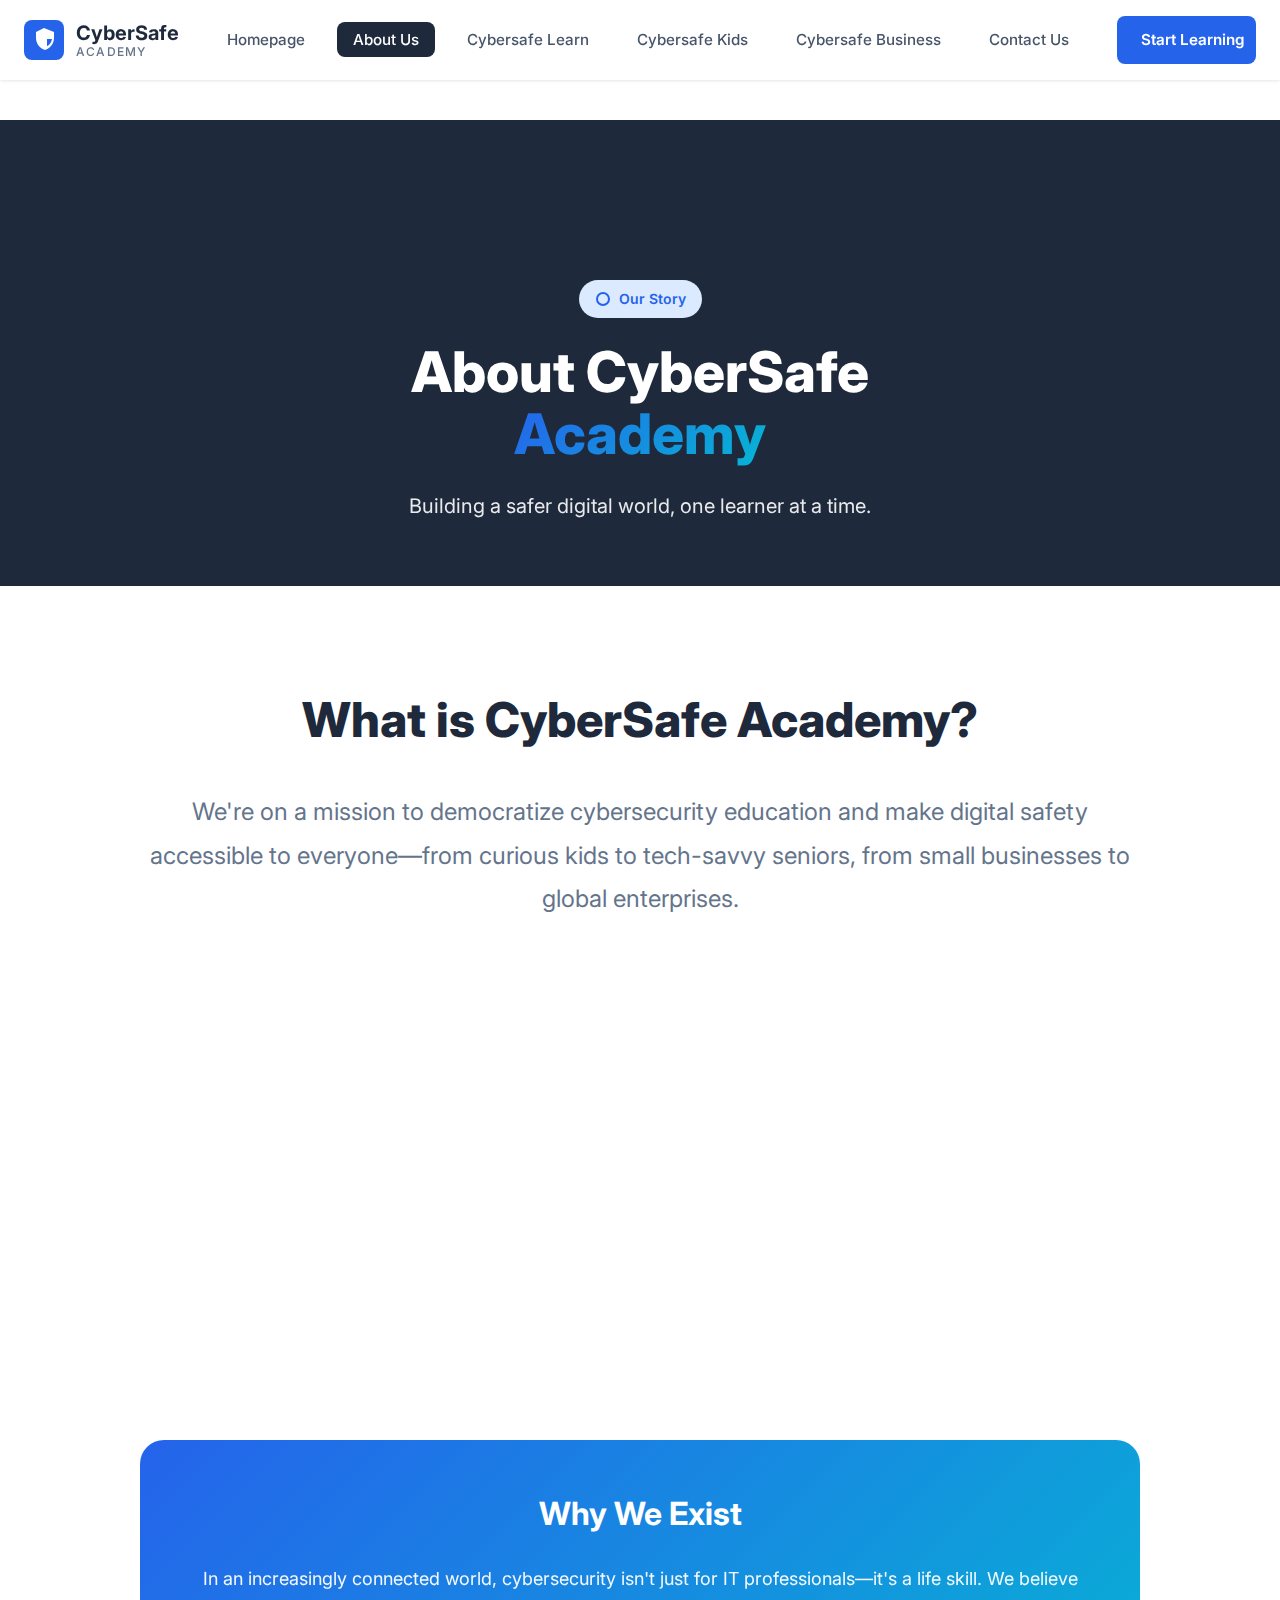
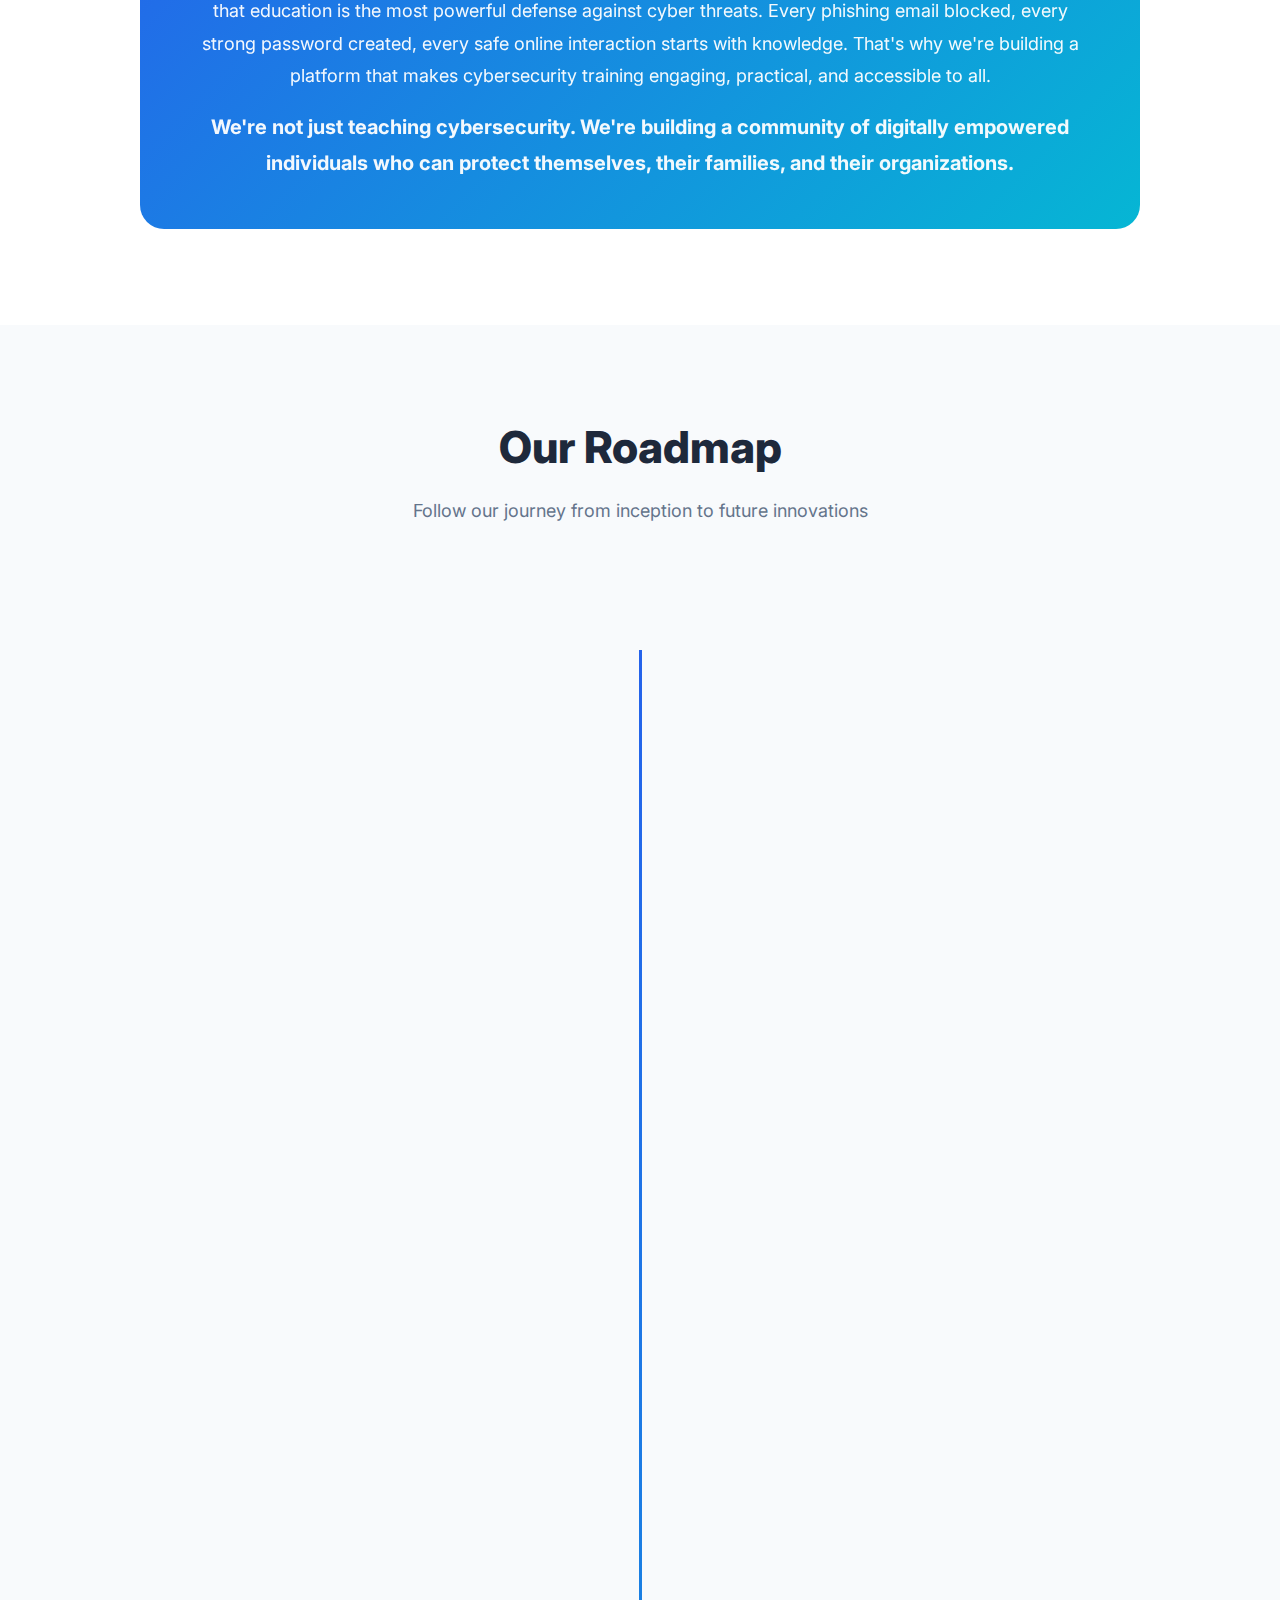
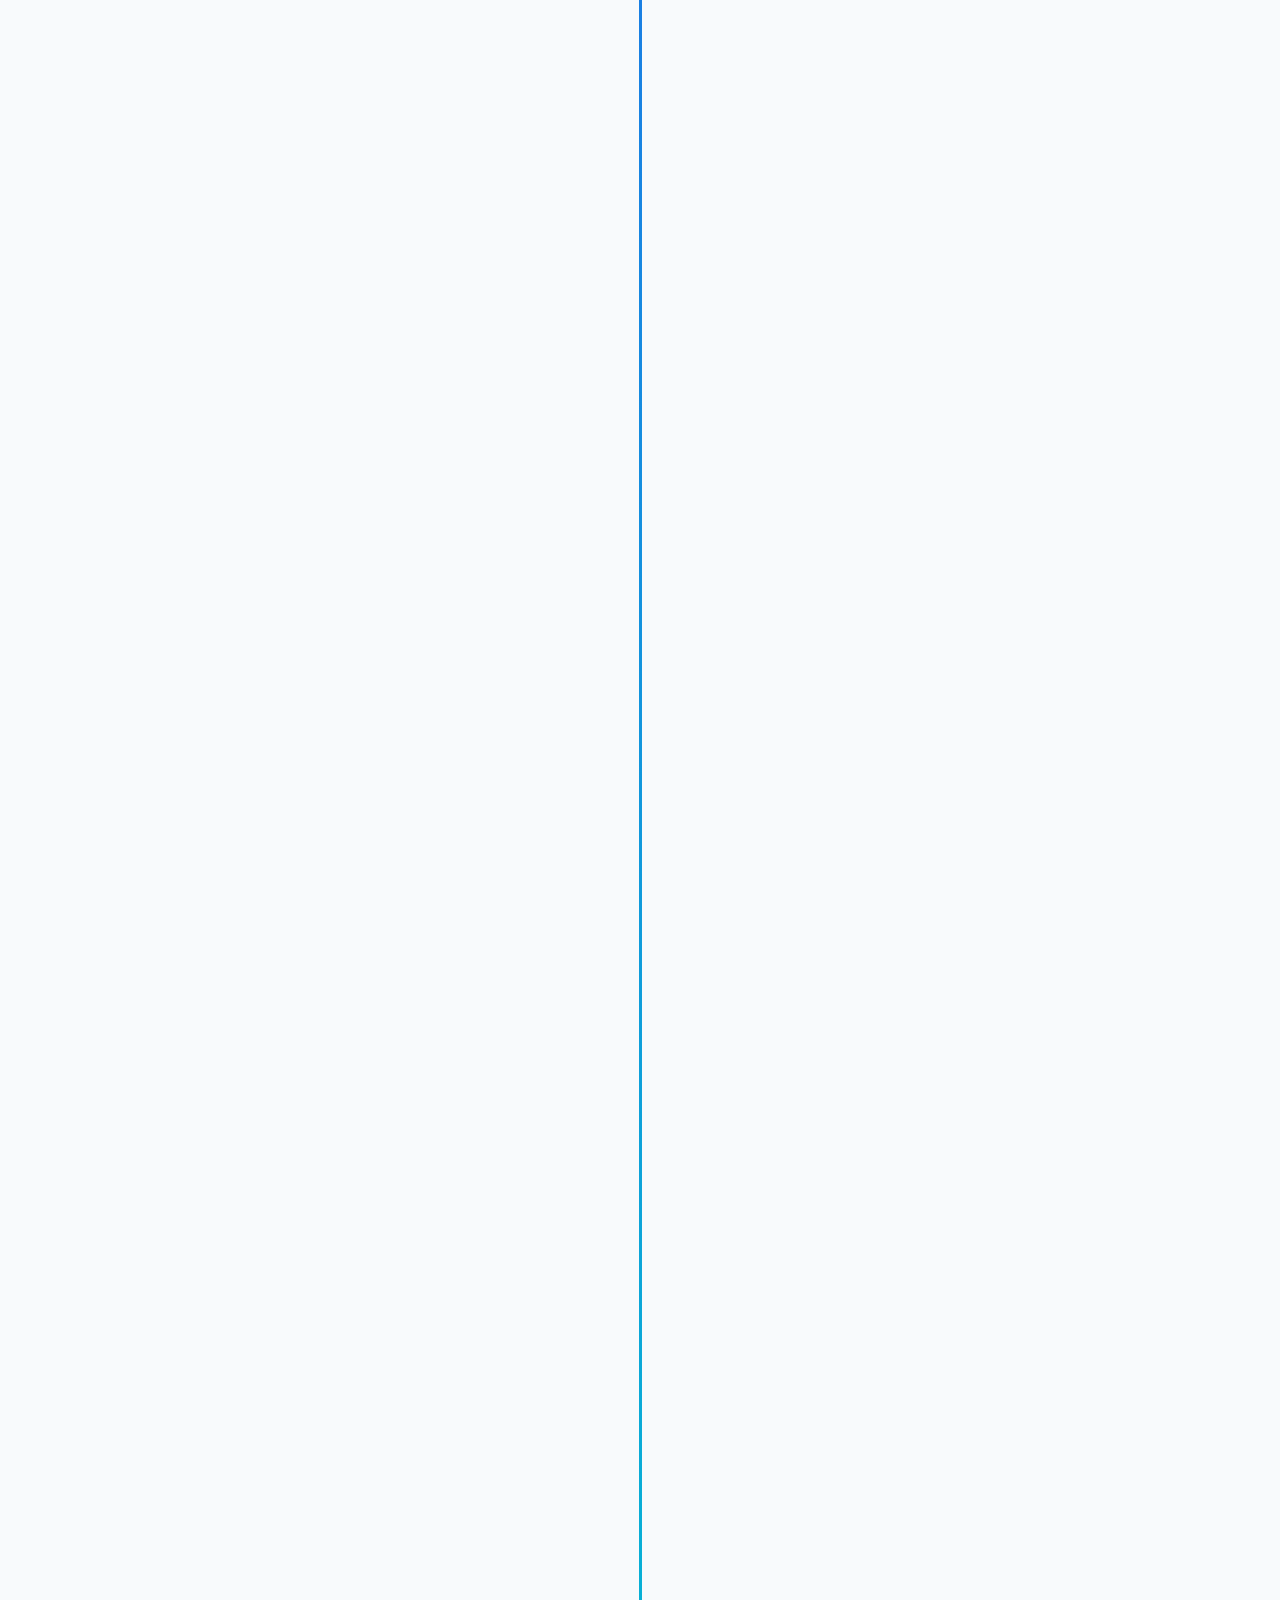
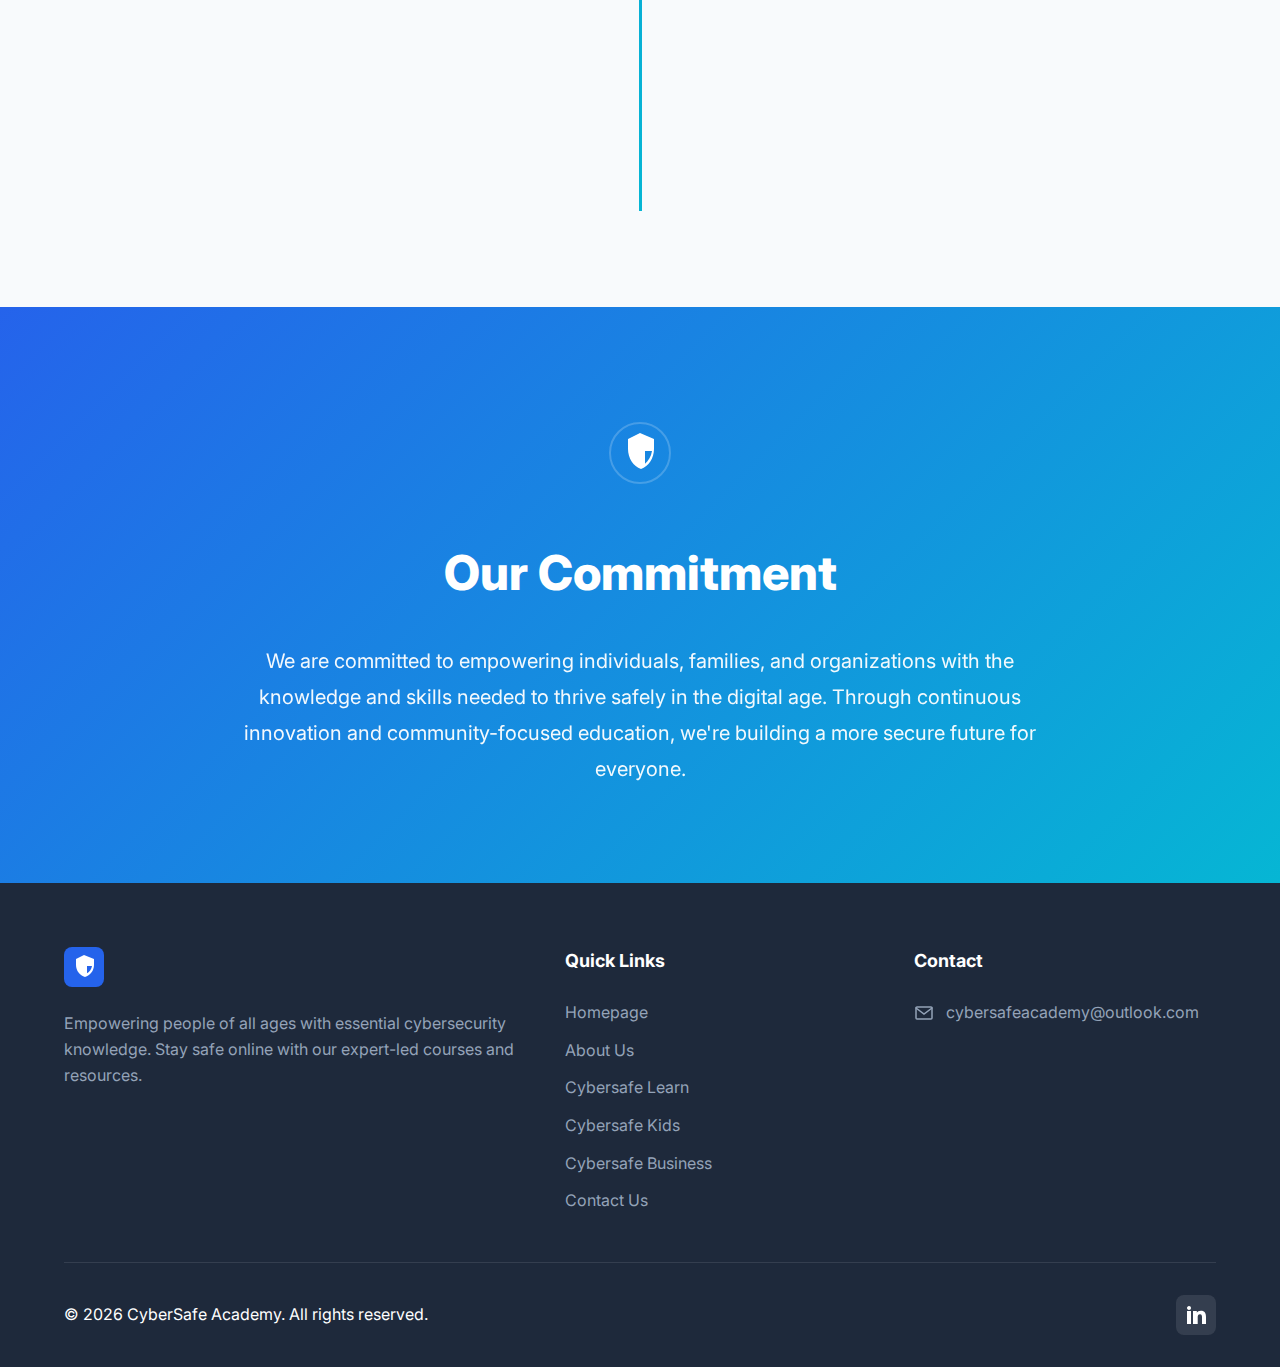
<file: about.html>
<!DOCTYPE html>
<html lang="en">
<head>
    <meta charset="UTF-8">
    <meta name="viewport" content="width=device-width, initial-scale=1.0">
    <title>About Us - CyberSafe Academy</title>
    <link rel="stylesheet" href="styles.css">
    <link rel="preconnect" href="https://fonts.googleapis.com">
    <link rel="preconnect" href="https://fonts.gstatic.com" crossorigin>
    <link href="https://fonts.googleapis.com/css2?family=Inter:wght@300;400;500;600;700;800;900&display=swap" rel="stylesheet">
</head>
<body>
    <!-- Navigation -->
    <nav class="navbar">
        <div class="nav-container">
            <div class="logo">
                <div class="logo-icon">
                    <svg width="40" height="40" viewBox="0 0 40 40" fill="none" xmlns="http://www.w3.org/2000/svg">
                        <rect width="40" height="40" rx="8" fill="#2563EB"/>
                        <path d="M20 8L12 12V18C12 23.55 15.84 28.74 21 30C26.16 28.74 30 23.55 30 18V12L20 8ZM20 18.99H28C27.47 22.11 25.72 24.78 23 26.34V14H20V18.99Z" fill="white"/>
                    </svg>
                </div>
                <div class="logo-text">
                    <span class="logo-main">CyberSafe</span>
                    <span class="logo-sub">ACADEMY</span>
                </div>
            </div>
            
            <ul class="nav-menu">
                <li><a href="index.html" class="nav-link">Homepage</a></li>
                <li><a href="about.html" class="nav-link active">About Us</a></li>
                <li><a href="cybersafe-learn.html" class="nav-link">Cybersafe Learn</a></li>
                <li><a href="cybersafe-kids.html" class="nav-link">Cybersafe Kids</a></li>
                <li><a href="cybersafe-business.html" class="nav-link">Cybersafe Business</a></li>
                <li><a href="contact.html" class="nav-link">Contact Us</a></li>
            </ul>
            
            <a href="https://learncybersafe.com" class="btn-primary">Start Learning</a>
            
            <div class="mobile-menu-toggle">
                <span></span>
                <span></span>
                <span></span>
            </div>
        </div>
    </nav>

    <!-- Hero Section -->
    <section class="page-hero">
        <div class="container">
            <div class="section-badge">
                <svg width="16" height="16" viewBox="0 0 16 16" fill="none">
                    <circle cx="8" cy="8" r="6" stroke="#2563EB" stroke-width="2" fill="none"/>
                </svg>
                <span>Our Story</span>
            </div>
            <h1 class="page-title">
                About CyberSafe<br>
                <span class="gradient-text">Academy</span>
            </h1>
            <p class="page-description">
                Building a safer digital world, one learner at a time.
            </p>
        </div>
    </section>

    <!-- What is CyberSafe Academy Section -->
    <section class="what-is-section">
        <div class="container">
            <div class="what-is-content">
                <h2 class="section-title-large">What is CyberSafe Academy?</h2>
                <p class="what-is-intro">
                    We're on a mission to democratize cybersecurity education and make digital safety accessible to everyone—from curious kids to tech-savvy seniors, from small businesses to global enterprises.
                </p>

                <div class="mission-grid">
                    <div class="mission-card" data-aos="fade-up">
                        <div class="mission-icon">
                            <svg width="32" height="32" viewBox="0 0 32 32" fill="none">
                                <path d="M16 4L6 9V15C6 22.18 10.56 28.96 17 30.5C23.44 28.96 28 22.18 28 15V9L16 4Z" stroke="currentColor" stroke-width="2"/>
                            </svg>
                        </div>
                        <h3>Our Mission</h3>
                        <p>To empower every person with the knowledge and skills needed to navigate the digital world safely, confidently, and responsibly.</p>
                    </div>

                    <div class="mission-card" data-aos="fade-up" data-delay="100">
                        <div class="mission-icon">
                            <svg width="32" height="32" viewBox="0 0 32 32" fill="none">
                                <path d="M16 2L18 10L26 10.5L19 15L21.5 23L16 19L10.5 23L13 15L6 10.5L14 10L16 2Z" stroke="currentColor" stroke-width="2"/>
                            </svg>
                        </div>
                        <h3>Our Vision</h3>
                        <p>A world where digital literacy is universal, cyber threats are understood by all, and online safety is second nature to every generation.</p>
                    </div>

                    <div class="mission-card" data-aos="fade-up" data-delay="200">
                        <div class="mission-icon">
                            <svg width="32" height="32" viewBox="0 0 32 32" fill="none">
                                <circle cx="16" cy="12" r="5" stroke="currentColor" stroke-width="2"/>
                                <path d="M4 28C4 22.48 8.48 18 14 18H18C23.52 18 28 22.48 28 28" stroke="currentColor" stroke-width="2"/>
                            </svg>
                        </div>
                        <h3>Who We Serve</h3>
                        <p>Everyone. From 8 to 80. Students, parents, professionals, and organizations. If you're online, we're here to help you stay safe.</p>
                    </div>
                </div>

                <div class="purpose-statement">
                    <h3>Why We Exist</h3>
                    <p>
                        In an increasingly connected world, cybersecurity isn't just for IT professionals—it's a life skill. We believe that education is the most powerful defense against cyber threats. Every phishing email blocked, every strong password created, every safe online interaction starts with knowledge. That's why we're building a platform that makes cybersecurity training engaging, practical, and accessible to all.
                    </p>
                    <p>
                        <strong>We're not just teaching cybersecurity. We're building a community of digitally empowered individuals who can protect themselves, their families, and their organizations.</strong>
                    </p>
                </div>
            </div>
        </div>
    </section>

    <!-- Roadmap Section -->
    <section class="roadmap-section">
        <div class="container">
            <div class="section-header">
                <h2 class="section-title">Our Roadmap</h2>
                <p class="section-description">
                    Follow our journey from inception to future innovations
                </p>
            </div>

            <div class="timeline">
                <!-- Milestone 1: Mission & Goals - COMPLETED -->
                <div class="timeline-item" data-aos="fade-up">
                    <div class="timeline-marker completed">
                        <div class="marker-number">01</div>
                        <div class="marker-icon">
                            <svg width="24" height="24" viewBox="0 0 24 24" fill="none">
                                <path d="M5 13L9 17L19 7" stroke="white" stroke-width="2" stroke-linecap="round" stroke-linejoin="round"/>
                            </svg>
                        </div>
                    </div>
                    <div class="timeline-content">
                        <div class="timeline-badge completed-badge">Completed</div>
                        <h3 class="timeline-title">Mission & Goals</h3>
                        <p class="timeline-description">
                            Founded with a vision to make cybersecurity education accessible to everyone. Established our core values and educational philosophy.
                        </p>
                    </div>
                </div>

                <!-- Milestone 2: Module 1 Beta - COMPLETED -->
                <div class="timeline-item right" data-aos="fade-up" data-delay="100">
                    <div class="timeline-marker completed">
                        <div class="marker-number">02</div>
                        <div class="marker-icon">
                            <svg width="24" height="24" viewBox="0 0 24 24" fill="none">
                                <path d="M5 13L9 17L19 7" stroke="white" stroke-width="2" stroke-linecap="round" stroke-linejoin="round"/>
                            </svg>
                        </div>
                    </div>
                    <div class="timeline-content">
                        <div class="timeline-badge completed-badge">Completed</div>
                        <h3 class="timeline-title">Module 1 Beta</h3>
                        <p class="timeline-description">
                            Launched our first beta module focusing on fundamental cybersecurity concepts. Gathered valuable feedback from early adopters.
                        </p>
                    </div>
                </div>

                <!-- Milestone 3: Website Launch - UNDER DEVELOPMENT -->
                <div class="timeline-item" data-aos="fade-up" data-delay="200">
                    <div class="timeline-marker development">
                        <div class="marker-number">03</div>
                        <div class="marker-icon">
                            <svg width="24" height="24" viewBox="0 0 24 24" fill="none">
                                <path d="M12 2L14 10L22 10.5L15 15L17.5 23L12 19L6.5 23L9 15L2 10.5L10 10L12 2Z" fill="white"/>
                            </svg>
                        </div>
                    </div>
                    <div class="timeline-content">
                        <div class="timeline-badge development-badge">Under Development</div>
                        <h3 class="timeline-title">Website Launch</h3>
                        <p class="timeline-description">
                            Building a comprehensive platform with full course catalog, interactive learning tools, and community features.
                        </p>
                    </div>
                </div>

                <!-- Milestone 4: Module 1 Full Release - COMING SOON -->
                <div class="timeline-item right" data-aos="fade-up" data-delay="300">
                    <div class="timeline-marker coming-soon">
                        <div class="marker-number">04</div>
                        <div class="marker-icon">
                            <svg width="24" height="24" viewBox="0 0 24 24" fill="none">
                                <circle cx="12" cy="12" r="10" stroke="white" stroke-width="2"/>
                            </svg>
                        </div>
                    </div>
                    <div class="timeline-content">
                        <div class="timeline-badge coming-soon-badge">Coming Soon</div>
                        <h3 class="timeline-title">Module 1 Full Release</h3>
                        <p class="timeline-description">
                            Complete release with enhanced content, video tutorials, interactive exercises, and certification for all age groups.
                        </p>
                    </div>
                </div>

                <!-- Milestone 5: Young Learners (CyberSafe Kids) - COMING SOON -->
                <div class="timeline-item" data-aos="fade-up" data-delay="400">
                    <div class="timeline-marker coming-soon">
                        <div class="marker-number">05</div>
                        <div class="marker-icon">
                            <svg width="24" height="24" viewBox="0 0 24 24" fill="none">
                                <circle cx="12" cy="12" r="10" stroke="white" stroke-width="2"/>
                            </svg>
                        </div>
                    </div>
                    <div class="timeline-content">
                        <div class="timeline-badge coming-soon-badge">Coming Soon</div>
                        <h3 class="timeline-title">Young Learners (CyberSafe Kids)</h3>
                        <p class="timeline-description">
                            Fun, age-appropriate cybersecurity courses designed specifically for children. Making online safety engaging through games and interactive stories.
                        </p>
                    </div>
                </div>

                <!-- Milestone 6: Corporate Training - COMING SOON -->
                <div class="timeline-item right" data-aos="fade-up" data-delay="500">
                    <div class="timeline-marker coming-soon">
                        <div class="marker-number">06</div>
                        <div class="marker-icon">
                            <svg width="24" height="24" viewBox="0 0 24 24" fill="none">
                                <circle cx="12" cy="12" r="10" stroke="white" stroke-width="2"/>
                            </svg>
                        </div>
                    </div>
                    <div class="timeline-content">
                        <div class="timeline-badge coming-soon-badge">Coming Soon</div>
                        <h3 class="timeline-title">Corporate Training</h3>
                        <p class="timeline-description">
                            Enterprise solutions and training programs for organizations looking to strengthen their security culture and protect their teams.
                        </p>
                    </div>
                </div>

                <!-- Milestone 7: ??? Mystery - COMING SOON -->
                <div class="timeline-item" data-aos="fade-up" data-delay="600">
                    <div class="timeline-marker mystery">
                        <div class="marker-number">??</div>
                        <div class="marker-icon">
                            <svg width="24" height="24" viewBox="0 0 24 24" fill="none">
                                <path d="M12 16V17M12 8C9.79 8 8 9.79 8 12H10C10 10.9 10.9 10 12 10C13.1 10 14 10.9 14 12C14 13 12 12.75 12 15V16" stroke="white" stroke-width="2" stroke-linecap="round"/>
                                <circle cx="12" cy="12" r="10" stroke="white" stroke-width="2"/>
                            </svg>
                        </div>
                    </div>
                    <div class="timeline-content">
                        <div class="timeline-badge mystery-badge">Coming Soon</div>
                        <h3 class="timeline-title">Something Exciting...</h3>
                        <p class="timeline-description">
                            We haven't thought this far ahead yet, but we're always innovating! Stay tuned for exciting developments in cybersecurity education. 🚀
                        </p>
                    </div>
                </div>

                <!-- Timeline Line -->
                <div class="timeline-line"></div>
            </div>
        </div>
    </section>

    <!-- Commitment Section -->
    <section class="commitment-section">
        <div class="container">
            <div class="commitment-content">
                <div class="commitment-icon">
                    <svg width="64" height="64" viewBox="0 0 64 64" fill="none">
                        <circle cx="32" cy="32" r="30" stroke="white" stroke-width="2" opacity="0.2"/>
                        <path d="M32 12L20 18V28C20 37.1 25.36 45.48 33 48C40.64 45.48 46 37.1 46 28V18L32 12ZM32 29.98H44C43.12 35.38 40.52 39.96 37 42.68V22H32V29.98Z" fill="white"/>
                    </svg>
                </div>
                <h2 class="commitment-title">Our Commitment</h2>
                <p class="commitment-description">
                    We are committed to empowering individuals, families, and organizations with the knowledge and skills needed to thrive safely in the digital age. Through continuous innovation and community-focused education, we're building a more secure future for everyone.
                </p>
            </div>
        </div>
    </section>

    <!-- Footer -->
    <footer class="footer">
        <div class="container">
            <div class="footer-content">
                <div class="footer-column">
                    <div class="footer-logo">
                        <div class="logo-icon">
                            <svg width="40" height="40" viewBox="0 0 40 40" fill="none">
                                <rect width="40" height="40" rx="8" fill="#2563EB"/>
                                <path d="M20 8L12 12V18C12 23.55 15.84 28.74 21 30C26.16 28.74 30 23.55 30 18V12L20 8ZM20 18.99H28C27.47 22.11 25.72 24.78 23 26.34V14H20V18.99Z" fill="white"/>
                            </svg>
                        </div>
                        <div class="logo-text">
                            <span class="logo-main">CyberSafe Academy</span>
                        </div>
                    </div>
                    <p class="footer-description">
                        Empowering people of all ages with essential cybersecurity knowledge. Stay safe online with our expert-led courses and resources.
                    </p>
                </div>

                <div class="footer-column">
                    <h4 class="footer-title">Quick Links</h4>
                    <ul class="footer-links">
                        <li><a href="index.html">Homepage</a></li>
                        <li><a href="about.html">About Us</a></li>
                        <li><a href="cybersafe-learn.html">Cybersafe Learn</a></li>
                        <li><a href="cybersafe-kids.html">Cybersafe Kids</a></li>
                        <li><a href="cybersafe-business.html">Cybersafe Business</a></li>
                        <li><a href="contact.html">Contact Us</a></li>
                    </ul>
                </div>

                <div class="footer-column">
                    <h4 class="footer-title">Contact</h4>
                    <ul class="footer-contact">
                        <li>
                            <svg width="20" height="20" viewBox="0 0 20 20" fill="none">
                                <path d="M3 4H17C17.55 4 18 4.45 18 5V15C18 15.55 17.55 16 17 16H3C2.45 16 2 15.55 2 15V5C2 4.45 2.45 4 3 4Z" stroke="currentColor" stroke-width="1.5"/>
                                <path d="M18 5L10 11L2 5" stroke="currentColor" stroke-width="1.5" stroke-linecap="round"/>
                            </svg>
                            <span>cybersafeacademy@outlook.com</span>
                        </li>
                        
                    </ul>
                </div>
            </div>

            <div class="footer-bottom">
                <p>&copy; 2026 CyberSafe Academy. All rights reserved.</p>
                <div class="footer-social">
                    <a href="https://www.linkedin.com/company/cybersafe-academy/" target="_blank" rel="noopener noreferrer" aria-label="LinkedIn">
                        <svg width="20" height="20" viewBox="0 0 20 20" fill="currentColor">
                            <path d="M5 3c0 1.1-.7 2-2 2-1.2 0-2-.9-2-1.9C1 2 1.8 1 3 1s2 .9 2 2zM1 19V6h4v13H1zm6-13h3.8v1.8c.6-1.1 2.2-2 4-2 4.1 0 5.2 2.7 5.2 6.2v7h-4v-6.2c0-1.5 0-3.5-2-3.5s-2.3 1.6-2.3 3.4V19H7V6z"/>
                        </svg>
                    </a>
                </div>
            </div>
        </div>
    </footer>

    <script src="script.js"></script>
</body>
</html>
</file>
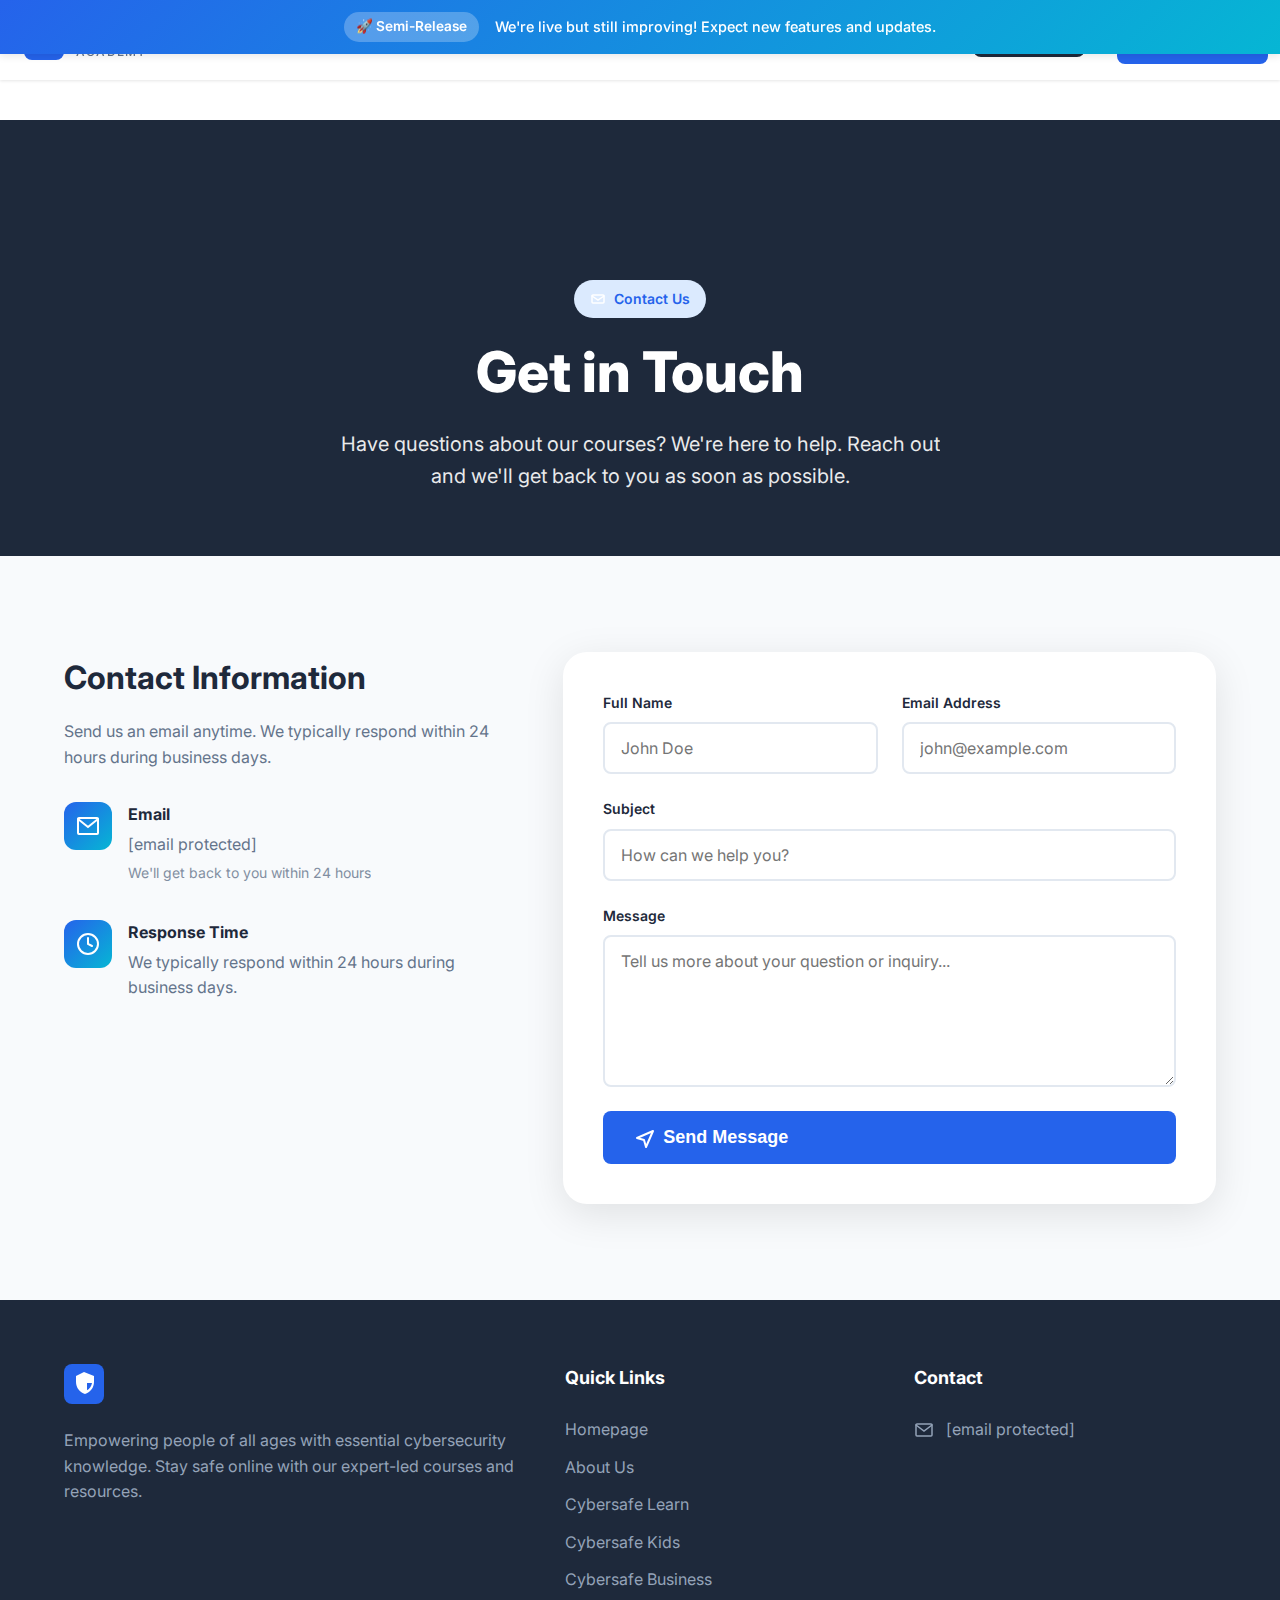
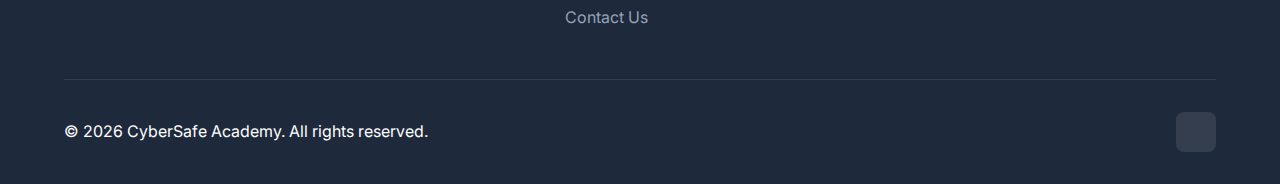
<file: contact.html>
<!DOCTYPE html>
<html lang="en">
<head>
    <meta charset="UTF-8">
    <meta name="viewport" content="width=device-width, initial-scale=1.0">
    <title>Contact Us - CyberSafe Academy</title>
    <link rel="stylesheet" href="styles.css">
    <link rel="preconnect" href="https://fonts.googleapis.com">
    <link rel="preconnect" href="https://fonts.gstatic.com" crossorigin>
    <link href="https://fonts.googleapis.com/css2?family=Inter:wght@300;400;500;600;700;800;900&display=swap" rel="stylesheet">
</head>
<body>
    <!-- Beta/Semi-Release Banner -->
    <div class="beta-banner">
        <div class="beta-container">
            <span class="beta-badge">🚀 Semi-Release</span>
            <span class="beta-text">We're live but still improving! Expect new features and updates.</span>
        </div>
    </div>

    <!-- Navigation -->
    <nav class="navbar">
        <div class="nav-container">
            <div class="logo">
                <div class="logo-icon">
                    <svg width="40" height="40" viewBox="0 0 40 40" fill="none" xmlns="http://www.w3.org/2000/svg">
                        <rect width="40" height="40" rx="8" fill="#2563EB"/>
                        <path d="M20 8L12 12V18C12 23.55 15.84 28.74 21 30C26.16 28.74 30 23.55 30 18V12L20 8ZM20 18.99H28C27.47 22.11 25.72 24.78 23 26.34V14H20V18.99Z" fill="white"/>
                    </svg>
                </div>
                <div class="logo-text">
                    <span class="logo-main">CyberSafe</span>
                    <span class="logo-sub">ACADEMY</span>
                </div>
            </div>
            
            <ul class="nav-menu">
                <li><a href="index.html" class="nav-link">Homepage</a></li>
                <li><a href="about.html" class="nav-link">About Us</a></li>
                <li><a href="cybersafe-learn.html" class="nav-link">Cybersafe Learn</a></li>
                <li><a href="cybersafe-kids.html" class="nav-link">Cybersafe Kids</a></li>
                <li><a href="cybersafe-business.html" class="nav-link">Cybersafe Business</a></li>
                <li><a href="contact.html" class="nav-link active">Contact Us</a></li>
            </ul>
            
            <a href="https://cybersafe-quiz.netlify.app" class="btn-primary" target="_blank" rel="noopener noreferrer">Start Learning</a>
            
            <div class="mobile-menu-toggle">
                <span></span>
                <span></span>
                <span></span>
            </div>
        </div>
    </nav>

    <!-- Hero Section -->
    <section class="page-hero">
        <div class="container">
            <div class="section-badge">
                <svg width="16" height="16" viewBox="0 0 16 16" fill="none">
                    <path d="M3 4H13C13.55 4 14 4.45 14 5V11C14 11.55 13.55 12 13 12H3C2.45 12 2 11.55 2 11V5C2 4.45 2.45 4 3 4Z" stroke="white" stroke-width="1.5"/>
                    <path d="M14 5L8 9L2 5" stroke="white" stroke-width="1.5" stroke-linecap="round"/>
                </svg>
                <span>Contact Us</span>
            </div>
            <h1 class="page-title">
                Get in Touch
            </h1>
            <p class="page-description">
                Have questions about our courses? We're here to help. Reach out and we'll get back to you as soon as possible.
            </p>
        </div>
    </section>

    <!-- Contact Section -->
    <section class="contact-section">
        <div class="container">
            <div class="contact-wrapper">
                <!-- Contact Info -->
                <div class="contact-info">
                    <h2>Contact Information</h2>
                    <p class="contact-description">
                        Send us an email anytime. We typically respond within 24 hours during business days.
                    </p>

                    <div class="contact-methods">
                        <div class="contact-method">
                            <div class="method-icon">
                                <svg width="24" height="24" viewBox="0 0 24 24" fill="none">
                                    <path d="M3 4H21C21.55 4 22 4.45 22 5V19C22 19.55 21.55 20 21 20H3C2.45 20 2 19.55 2 19V5C2 4.45 2.45 4 3 4Z" stroke="currentColor" stroke-width="2"/>
                                    <path d="M22 5L12 13L2 5" stroke="currentColor" stroke-width="2" stroke-linecap="round"/>
                                </svg>
                            </div>
                            <div>
                                <h4>Email</h4>
                                <p><a href="/cdn-cgi/l/email-protection" class="__cf_email__" data-cfemail="b1d2c8d3d4c3c2d0d7d4d0d2d0d5d4dcc8f1dec4c5dddededa9fd2dedc">[email&#160;protected]</a></p>
                                <p class="method-note">We'll get back to you within 24 hours</p>
                            </div>
                        </div>

                        <div class="contact-method">
                            <div class="method-icon">
                                <svg width="24" height="24" viewBox="0 0 24 24" fill="none">
                                    <circle cx="12" cy="12" r="10" stroke="currentColor" stroke-width="2"/>
                                    <path d="M12 6V12L16 14" stroke="currentColor" stroke-width="2" stroke-linecap="round"/>
                                </svg>
                            </div>
                            <div>
                                <h4>Response Time</h4>
                                <p>We typically respond within 24 hours during business days.</p>
                            </div>
                        </div>
                    </div>
                </div>

                <!-- Contact Form -->
                <div class="contact-form-wrapper">
                    <form class="contact-form">
                        <div class="form-row">
                            <div class="form-group">
                                <label for="full-name">Full Name</label>
                                <input type="text" id="full-name" name="name" placeholder="John Doe" required>
                            </div>
                            <div class="form-group">
                                <label for="email">Email Address</label>
                                <input type="email" id="email" name="email" placeholder="john@example.com" required>
                            </div>
                        </div>

                        <div class="form-group">
                            <label for="subject">Subject</label>
                            <input type="text" id="subject" name="subject" placeholder="How can we help you?" required>
                        </div>

                        <div class="form-group">
                            <label for="message">Message</label>
                            <textarea id="message" name="message" rows="6" placeholder="Tell us more about your question or inquiry..." required></textarea>
                        </div>

                        <button type="submit" class="btn-primary btn-large full-width">
                            <svg width="20" height="20" viewBox="0 0 20 20" fill="none">
                                <path d="M2 10L18 3L11 19L9 12L2 10Z" stroke="currentColor" stroke-width="2" stroke-linecap="round" stroke-linejoin="round"/>
                            </svg>
                            Send Message
                        </button>
                    </form>
                </div>
            </div>
        </div>
    </section>

    <!-- Footer -->
    <footer class="footer">
        <div class="container">
            <div class="footer-content">
                <div class="footer-column">
                    <div class="footer-logo">
                        <div class="logo-icon">
                            <svg width="40" height="40" viewBox="0 0 40 40" fill="none">
                                <rect width="40" height="40" rx="8" fill="#2563EB"/>
                                <path d="M20 8L12 12V18C12 23.55 15.84 28.74 21 30C26.16 28.74 30 23.55 30 18V12L20 8ZM20 18.99H28C27.47 22.11 25.72 24.78 23 26.34V14H20V18.99Z" fill="white"/>
                            </svg>
                        </div>
                        <div class="logo-text">
                            <span class="logo-main">CyberSafe Academy</span>
                        </div>
                    </div>
                    <p class="footer-description">
                        Empowering people of all ages with essential cybersecurity knowledge. Stay safe online with our expert-led courses and resources.
                    </p>
                </div>

                <div class="footer-column">
                    <h4 class="footer-title">Quick Links</h4>
                    <ul class="footer-links">
                        <li><a href="index.html">Homepage</a></li>
                        <li><a href="about.html">About Us</a></li>
                        <li><a href="cybersafe-learn.html">Cybersafe Learn</a></li>
                        <li><a href="cybersafe-kids.html">Cybersafe Kids</a></li>
                        <li><a href="cybersafe-business.html">Cybersafe Business</a></li>
                        <li><a href="contact.html">Contact Us</a></li>
                    </ul>
                </div>

                <div class="footer-column">
                    <h4 class="footer-title">Contact</h4>
                    <ul class="footer-contact">
                        <li>
                            <svg width="20" height="20" viewBox="0 0 20 20" fill="none">
                                <path d="M3 4H17C17.55 4 18 4.45 18 5V15C18 15.55 17.55 16 17 16H3C2.45 16 2 15.55 2 15V5C2 4.45 2.45 4 3 4Z" stroke="currentColor" stroke-width="1.5"/>
                                <path d="M18 5L10 11L2 5" stroke="currentColor" stroke-width="1.5" stroke-linecap="round"/>
                            </svg>
                            <span><a href="/cdn-cgi/l/email-protection" class="__cf_email__" data-cfemail="12716b7077606173747773717376777f6b527d67667e7d7d793c717d7f">[email&#160;protected]</a></span>
                        </li>
                        
                    </ul>
                </div>
            </div>

            <div class="footer-bottom">
                <p>&copy; 2026 CyberSafe Academy. All rights reserved.</p>
                <div class="footer-social">
                    <a href="https://www.linkedin.com/company/cybersafe-academy/" target="_blank" rel="noopener noreferrer" aria-label="LinkedIn">
                        <svg width="20" height="20" viewBox="0 0 20 20" fill="currentColor">
                            <path d="M5 3c0 1.1-.7 2-2 2-1.2 0-2-.9-2-1.9C1 2 1.8 1 3 1s2 .9 2 2zM1 19V6h4v13H1zm6-13h3.8v1.8c.6-1.1 2.2-2 4-
</file>
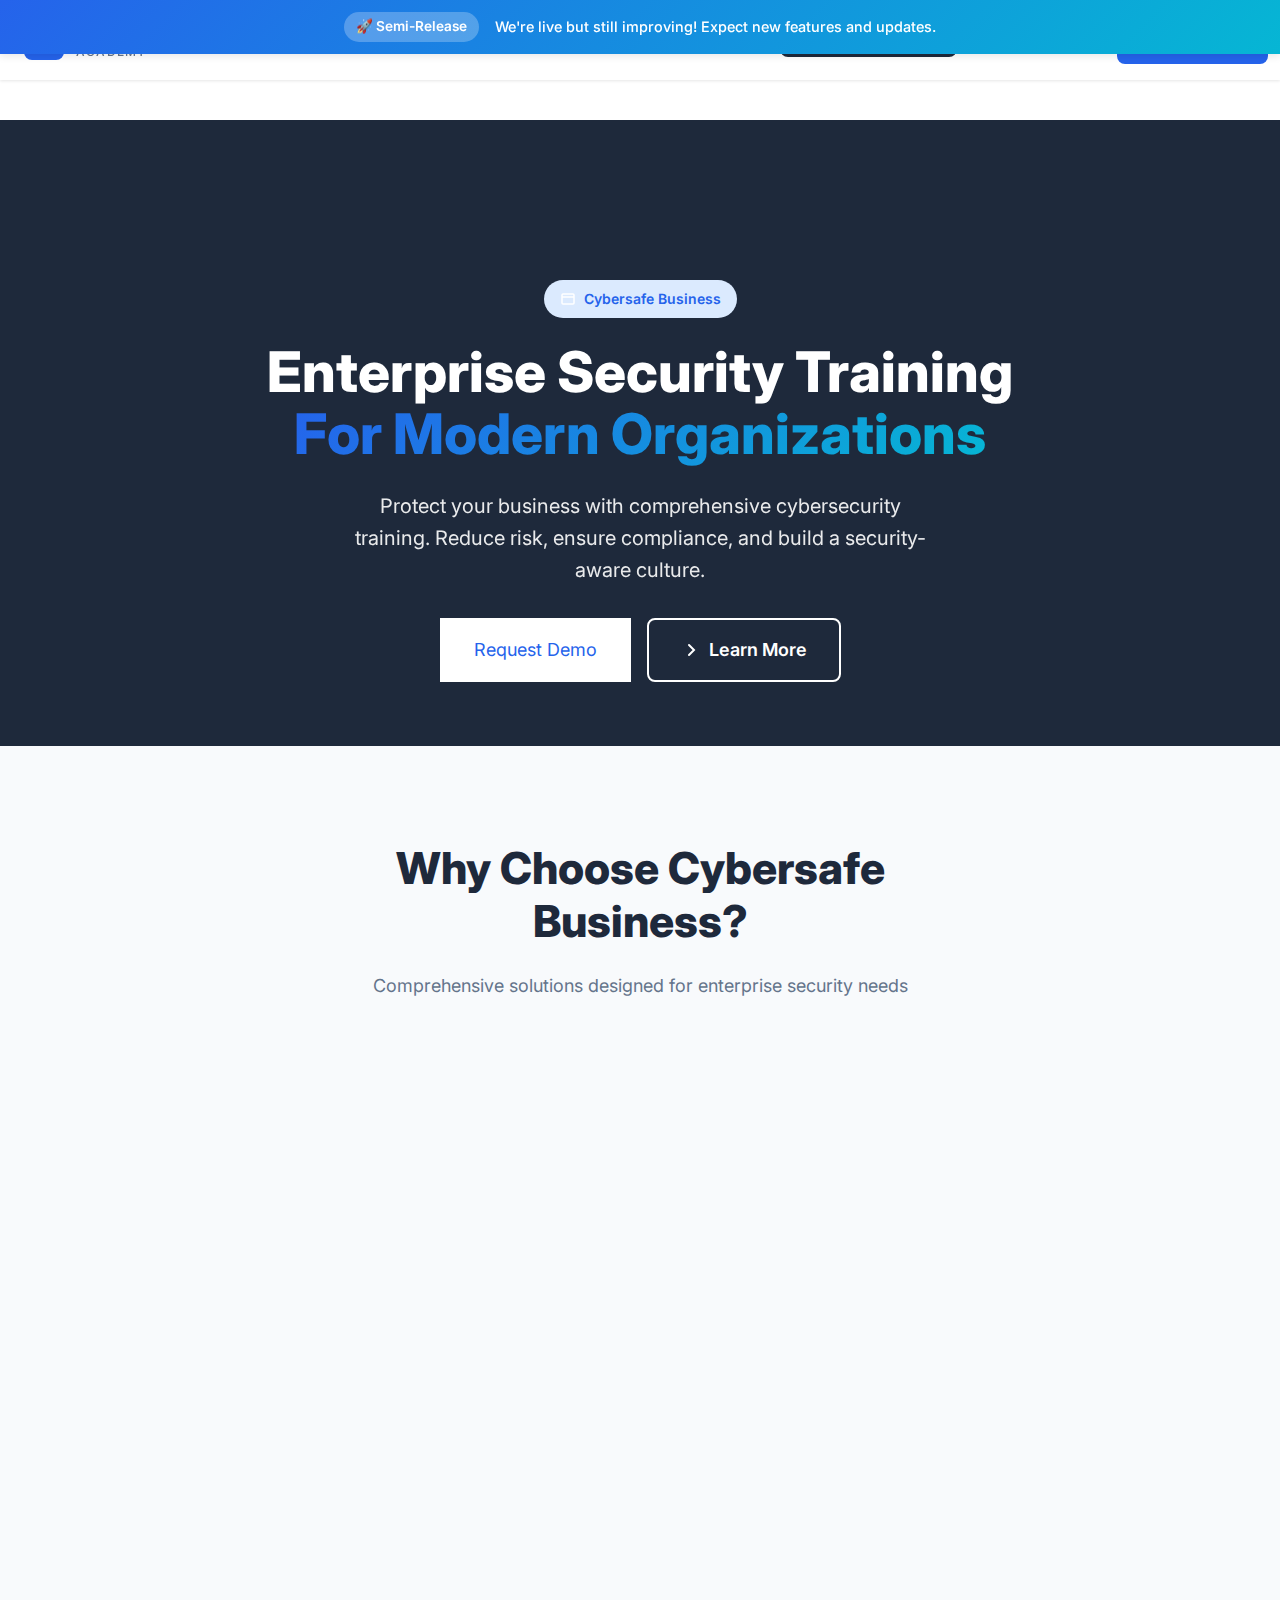
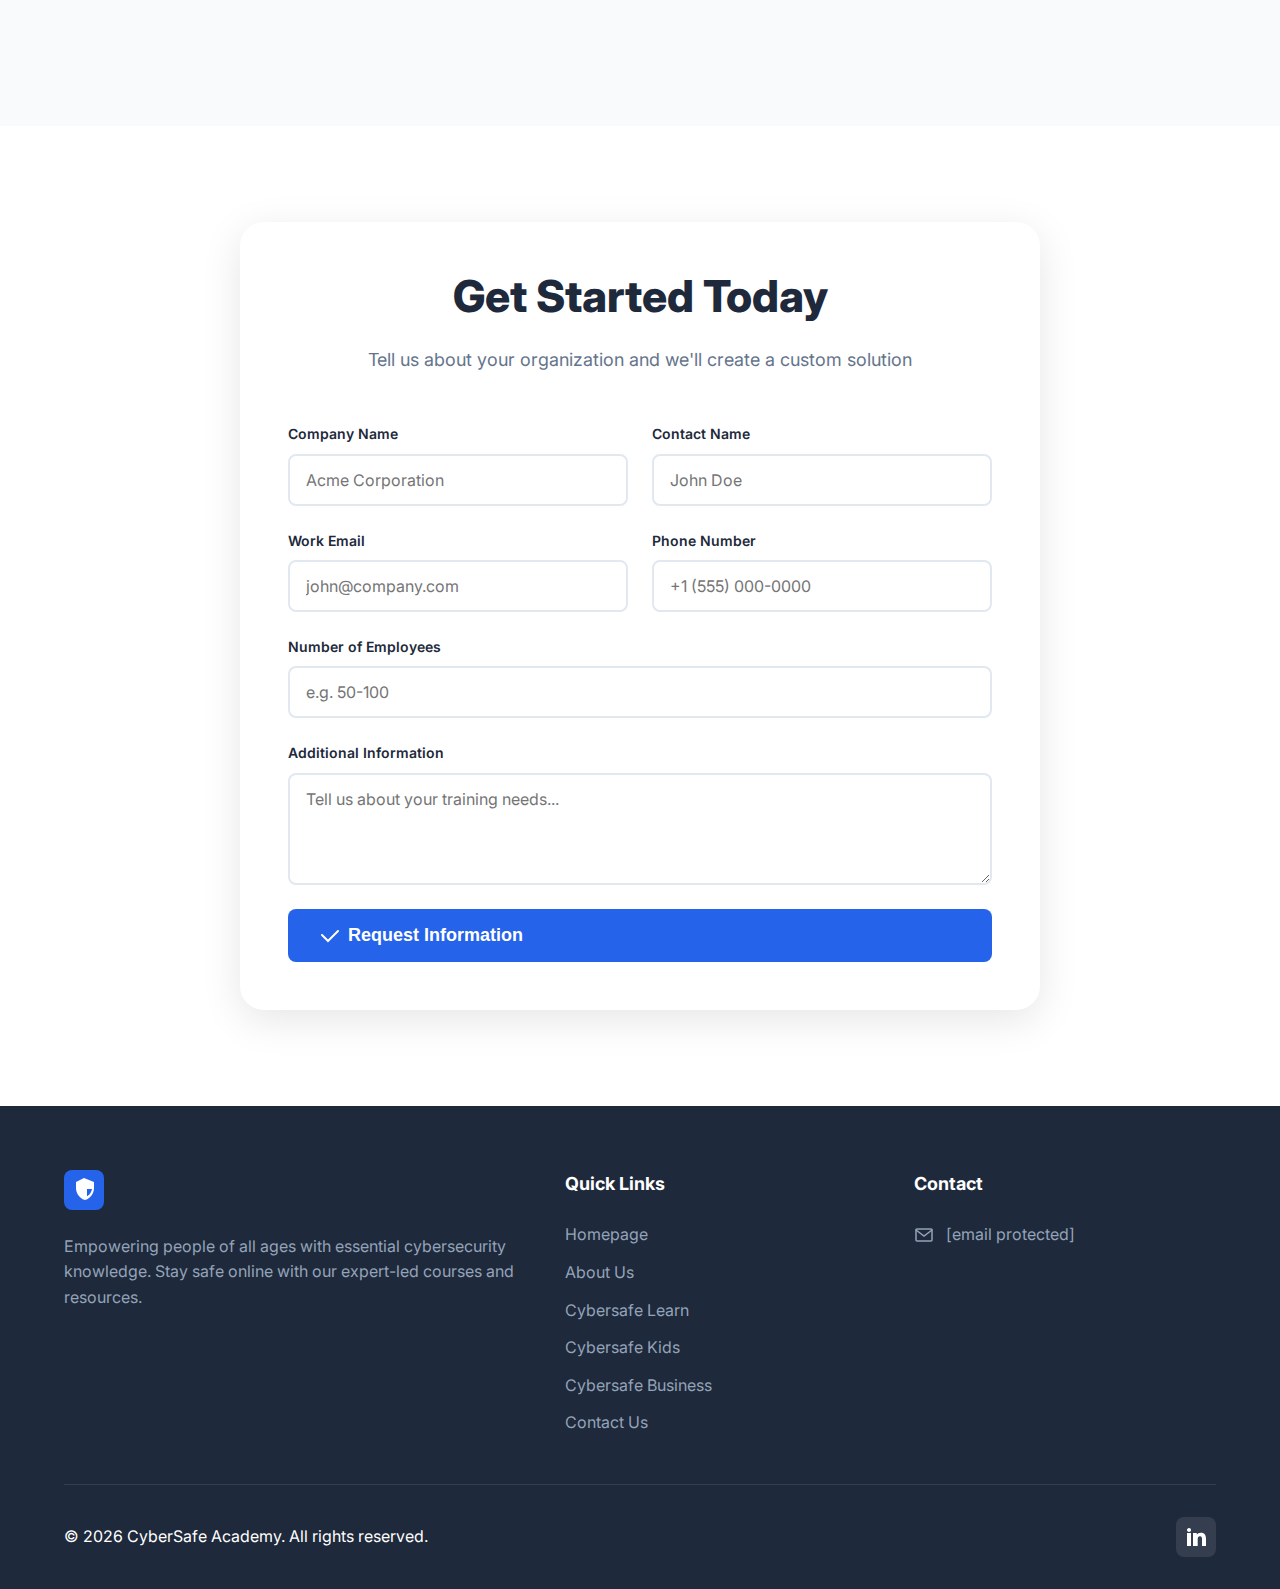
<file: cybersafe-business.html>
<!DOCTYPE html>
<html lang="en">
<head>
    <meta charset="UTF-8">
    <meta name="viewport" content="width=device-width, initial-scale=1.0">
    <title>Cybersafe Business - CyberSafe Academy</title>
    <link rel="stylesheet" href="styles.css">
    <link rel="preconnect" href="https://fonts.googleapis.com">
    <link rel="preconnect" href="https://fonts.gstatic.com" crossorigin>
    <link href="https://fonts.googleapis.com/css2?family=Inter:wght@300;400;500;600;700;800;900&display=swap" rel="stylesheet">
</head>
<body>
    <!-- Beta/Semi-Release Banner -->
    <div class="beta-banner">
        <div class="beta-container">
            <span class="beta-badge">🚀 Semi-Release</span>
            <span class="beta-text">We're live but still improving! Expect new features and updates.</span>
        </div>
    </div>

    <!-- Navigation -->
    <nav class="navbar">
        <div class="nav-container">
            <div class="logo">
                <div class="logo-icon">
                    <svg width="40" height="40" viewBox="0 0 40 40" fill="none" xmlns="http://www.w3.org/2000/svg">
                        <rect width="40" height="40" rx="8" fill="#2563EB"/>
                        <path d="M20 8L12 12V18C12 23.55 15.84 28.74 21 30C26.16 28.74 30 23.55 30 18V12L20 8ZM20 18.99H28C27.47 22.11 25.72 24.78 23 26.34V14H20V18.99Z" fill="white"/>
                    </svg>
                </div>
                <div class="logo-text">
                    <span class="logo-main">CyberSafe</span>
                    <span class="logo-sub">ACADEMY</span>
                </div>
            </div>
            
            <ul class="nav-menu">
                <li><a href="index.html" class="nav-link">Homepage</a></li>
                <li><a href="about.html" class="nav-link">About Us</a></li>
                <li><a href="cybersafe-learn.html" class="nav-link">Cybersafe Learn</a></li>
                <li><a href="cybersafe-kids.html" class="nav-link">Cybersafe Kids</a></li>
                <li><a href="cybersafe-business.html" class="nav-link active">Cybersafe Business</a></li>
                <li><a href="contact.html" class="nav-link">Contact Us</a></li>
            </ul>
            
            <a href="https://cybersafe-quiz.netlify.app" class="btn-primary" target="_blank" rel="noopener noreferrer">Start Learning</a>
            
            <div class="mobile-menu-toggle">
                <span></span>
                <span></span>
                <span></span>
            </div>
        </div>
    </nav>

    <!-- Hero Section -->
    <section class="page-hero">
        <div class="container">
            <div class="section-badge">
                <svg width="16" height="16" viewBox="0 0 16 16" fill="none">
                    <rect x="2" y="3" width="12" height="10" rx="1" stroke="white" stroke-width="1.5"/>
                    <path d="M2 6H14" stroke="white" stroke-width="1.5"/>
                </svg>
                <span>Cybersafe Business</span>
            </div>
            <h1 class="page-title">
                Enterprise Security Training<br>
                <span class="gradient-text">For Modern Organizations</span>
            </h1>
            <p class="page-description">
                Protect your business with comprehensive cybersecurity training. Reduce risk, ensure compliance, and build a security-aware culture.
            </p>
            <div class="hero-buttons">
                <a href="#request-demo" class="btn-white btn-large">Request Demo</a>
                <a href="#" class="btn-secondary btn-large">
                    <svg width="20" height="20" viewBox="0 0 20 20" fill="none">
                        <path d="M8 5L13 10L8 15" stroke="currentColor" stroke-width="2" stroke-linecap="round"/>
                    </svg>
                    Learn More
                </a>
            </div>
        </div>
    </section>

    <!-- Benefits Section -->
    <section class="business-benefits-section">
        <div class="container">
            <div class="section-header">
                <h2 class="section-title">Why Choose Cybersafe Business?</h2>
                <p class="section-description">
                    Comprehensive solutions designed for enterprise security needs
                </p>
            </div>

            <div class="business-benefits-grid">
                <div class="business-benefit-card" data-aos="fade-up">
                    <div class="benefit-icon">
                        <svg width="32" height="32" viewBox="0 0 32 32" fill="none">
                            <path d="M16 4L6 9V15C6 22.18 10.56 28.96 17 30.5C23.44 28.96 28 22.18 28 15V9L16 4Z" stroke="currentColor" stroke-width="2"/>
                        </svg>
                    </div>
                    <h3>Comprehensive Training</h3>
                    <p>Custom cybersecurity programs tailored to your organization's needs and risk profile.</p>
                </div>

                <div class="business-benefit-card" data-aos="fade-up" data-delay="100">
                    <div class="benefit-icon">
                        <svg width="32" height="32" viewBox="0 0 32 32" fill="none">
                            <circle cx="16" cy="12" r="5" stroke="currentColor" stroke-width="2"/>
                            <path d="M4 28C4 22.48 8.48 18 14 18H18C23.52 18 28 22.48 28 28" stroke="currentColor" stroke-width="2"/>
                        </svg>
                    </div>
                    <h3>Employee Awareness</h3>
                    <p>Empower your team with the knowledge to identify and prevent security threats.</p>
                </div>

                <div class="business-benefit-card" data-aos="fade-up" data-delay="200">
                    <div class="benefit-icon">
                        <svg width="32" height="32" viewBox="0 0 32 32" fill="none">
                            <path d="M10 12L14 16L22 8" stroke="currentColor" stroke-width="2" stroke-linecap="round"/>
                            <rect x="4" y="4" width="24" height="24" rx="2" stroke="currentColor" stroke-width="2"/>
                        </svg>
                    </div>
                    <h3>Compliance Ready</h3>
                    <p>Meet industry standards and regulatory requirements with certified training.</p>
                </div>

                <div class="business-benefit-card" data-aos="fade-up" data-delay="300">
                    <div class="benefit-icon">
                        <svg width="32" height="32" viewBox="0 0 32 32" fill="none">
                            <path d="M4 16H10L14 8L18 24L22 16H28" stroke="currentColor" stroke-width="2" stroke-linecap="round"/>
                        </svg>
                    </div>
                    <h3>Measurable Results</h3>
                    <p>Track progress and improvements with detailed analytics and reporting.</p>
                </div>

                <div class="business-benefit-card" data-aos="fade-up" data-delay="400">
                    <div class="benefit-icon">
                        <svg width="32" height="32" viewBox="0 0 32 32" fill="none">
                            <circle cx="16" cy="16" r="12" stroke="currentColor" stroke-width="2"/>
                            <path d="M16 10V16L20 20" stroke="currentColor" stroke-width="2" stroke-linecap="round"/>
                        </svg>
                    </div>
                    <h3>Quick Implementation</h3>
                    <p>Get your team trained fast with our streamlined onboarding process.</p>
                </div>

                <div class="business-benefit-card" data-aos="fade-up" data-delay="500">
                    <div class="benefit-icon">
                        <svg width="32" height="32" viewBox="0 0 32 32" fill="none">
                            <circle cx="16" cy="10" r="4" stroke="currentColor" stroke-width="2"/>
                            <path d="M8 26C8 21.58 11.58 18 16 18C20.42 18 24 21.58 24 26" stroke="currentColor" stroke-width="2"/>
                        </svg>
                    </div>
                    <h3>Expert Support</h3>
                    <p>Dedicated account management and ongoing support from our team.</p>
                </div>
            </div>
        </div>
    </section>

    <!-- Request Demo Form Section -->
    <section class="demo-form-section" id="request-demo">
        <div class="container">
            <div class="demo-form-wrapper">
                <div class="demo-form-header">
                    <h2 class="section-title">Get Started Today</h2>
                    <p class="section-description">
                        Tell us about your organization and we'll create a custom solution
                    </p>
                </div>

                <form class="business-form">
                    <div class="form-row">
                        <div class="form-group">
                            <label for="company-name">Company Name</label>
                            <input type="text" id="company-name" name="company_name" placeholder="Acme Corporation" required>
                        </div>
                        <div class="form-group">
                            <label for="contact-name">Contact Name</label>
                            <input type="text" id="contact-name" name="contact_name" placeholder="John Doe" required>
                        </div>
                    </div>

                    <div class="form-row">
                        <div class="form-group">
                            <label for="work-email">Work Email</label>
                            <input type="email" id="work-email" name="email" placeholder="john@company.com" required>
                        </div>
                        <div class="form-group">
                            <label for="phone-number">Phone Number</label>
                            <input type="tel" id="phone-number" name="phone" placeholder="+1 (555) 000-0000" required>
                        </div>
                    </div>

                    <div class="form-group">
                        <label for="employees">Number of Employees</label>
                        <input type="text" id="employees" name="employees" placeholder="e.g. 50-100" required>
                    </div>

                    <div class="form-group">
                        <label for="additional-info">Additional Information</label>
                        <textarea id="additional-info" name="additional_info" rows="4" placeholder="Tell us about your training needs..."></textarea>
                    </div>

                    <button type="submit" class="btn-primary btn-large full-width">
                        <svg width="20" height="20" viewBox="0 0 20 20" fill="none">
                            <path d="M2 10L8 16L18 6" stroke="currentColor" stroke-width="2" stroke-linecap="round"/>
                        </svg>
                        Request Information
                    </button>
                </form>
            </div>
        </div>
    </section>

    <!-- Footer -->
    <footer class="footer">
        <div class="container">
            <div class="footer-content">
                <div class="footer-column">
                    <div class="footer-logo">
                        <div class="logo-icon">
                            <svg width="40" height="40" viewBox="0 0 40 40" fill="none">
                                <rect width="40" height="40" rx="8" fill="#2563EB"/>
                                <path d="M20 8L12 12V18C12 23.55 15.84 28.74 21 30C26.16 28.74 30 23.55 30 18V12L20 8ZM20 18.99H28C27.47 22.11 25.72 24.78 23 26.34V14H20V18.99Z" fill="white"/>
                            </svg>
                        </div>
                        <div class="logo-text">
                            <span class="logo-main">CyberSafe Academy</span>
                        </div>
                    </div>
                    <p class="footer-description">
                        Empowering people of all ages with essential cybersecurity knowledge. Stay safe online with our expert-led courses and resources.
                    </p>
                </div>

                <div class="footer-column">
                    <h4 class="footer-title">Quick Links</h4>
                    <ul class="footer-links">
                        <li><a href="index.html">Homepage</a></li>
                        <li><a href="about.html">About Us</a></li>
                        <li><a href="cybersafe-learn.html">Cybersafe Learn</a></li>
                        <li><a href="cybersafe-kids.html">Cybersafe Kids</a></li>
                        <li><a href="cybersafe-business.html">Cybersafe Business</a></li>
                        <li><a href="contact.html">Contact Us</a></li>
                    </ul>
                </div>

                <div class="footer-column">
                    <h4 class="footer-title">Contact</h4>
                    <ul class="footer-contact">
                        <li>
                            <svg width="20" height="20" viewBox="0 0 20 20" fill="none">
                                <path d="M3 4H17C17.55 4 18 4.45 18 5V15C18 15.55 17.55 16 17 16H3C2.45 16 2 15.55 2 15V5C2 4.45 2.45 4 3 4Z" stroke="currentColor" stroke-width="1.5"/>
                                <path d="M18 5L10 11L2 5" stroke="currentColor" stroke-width="1.5" stroke-linecap="round"/>
                            </svg>
                            <span><a href="/cdn-cgi/l/email-protection" class="__cf_email__" data-cfemail="ceadb7acabbcbdafa8abafadafaaaba3b78ea1bbbaa2a1a1a5e0ada1a3">[email&#160;protected]</a></span>
                        </li>
                        
                    </ul>
                </div>
            </div>

            <div class="footer-bottom">
                <p>&copy; 2026 CyberSafe Academy. All rights reserved.</p>
                <div class="footer-social">
                    <a href="https://www.linkedin.com/company/cybersafe-academy/" target="_blank" rel="noopener noreferrer" aria-label="LinkedIn">
                        <svg width="20" height="20" viewBox="0 0 20 20" fill="currentColor">
                            <path d="M5 3c0 1.1-.7 2-2 2-1.2 0-2-.9-2-1.9C1 2 1.8 1 3 1s2 .9 2 2zM1 19V6h4v13H1zm6-13h3.8v1.8c.6-1.1 2.2-2 4-2 4.1 0 5.2 2.7 5.2 6.2v7h-4v-6.2c0-1.5 0-3.5-2-3.5s-2.3 1.6-2.3 3.4V19H7V6z"/>
                        </svg>
</file>
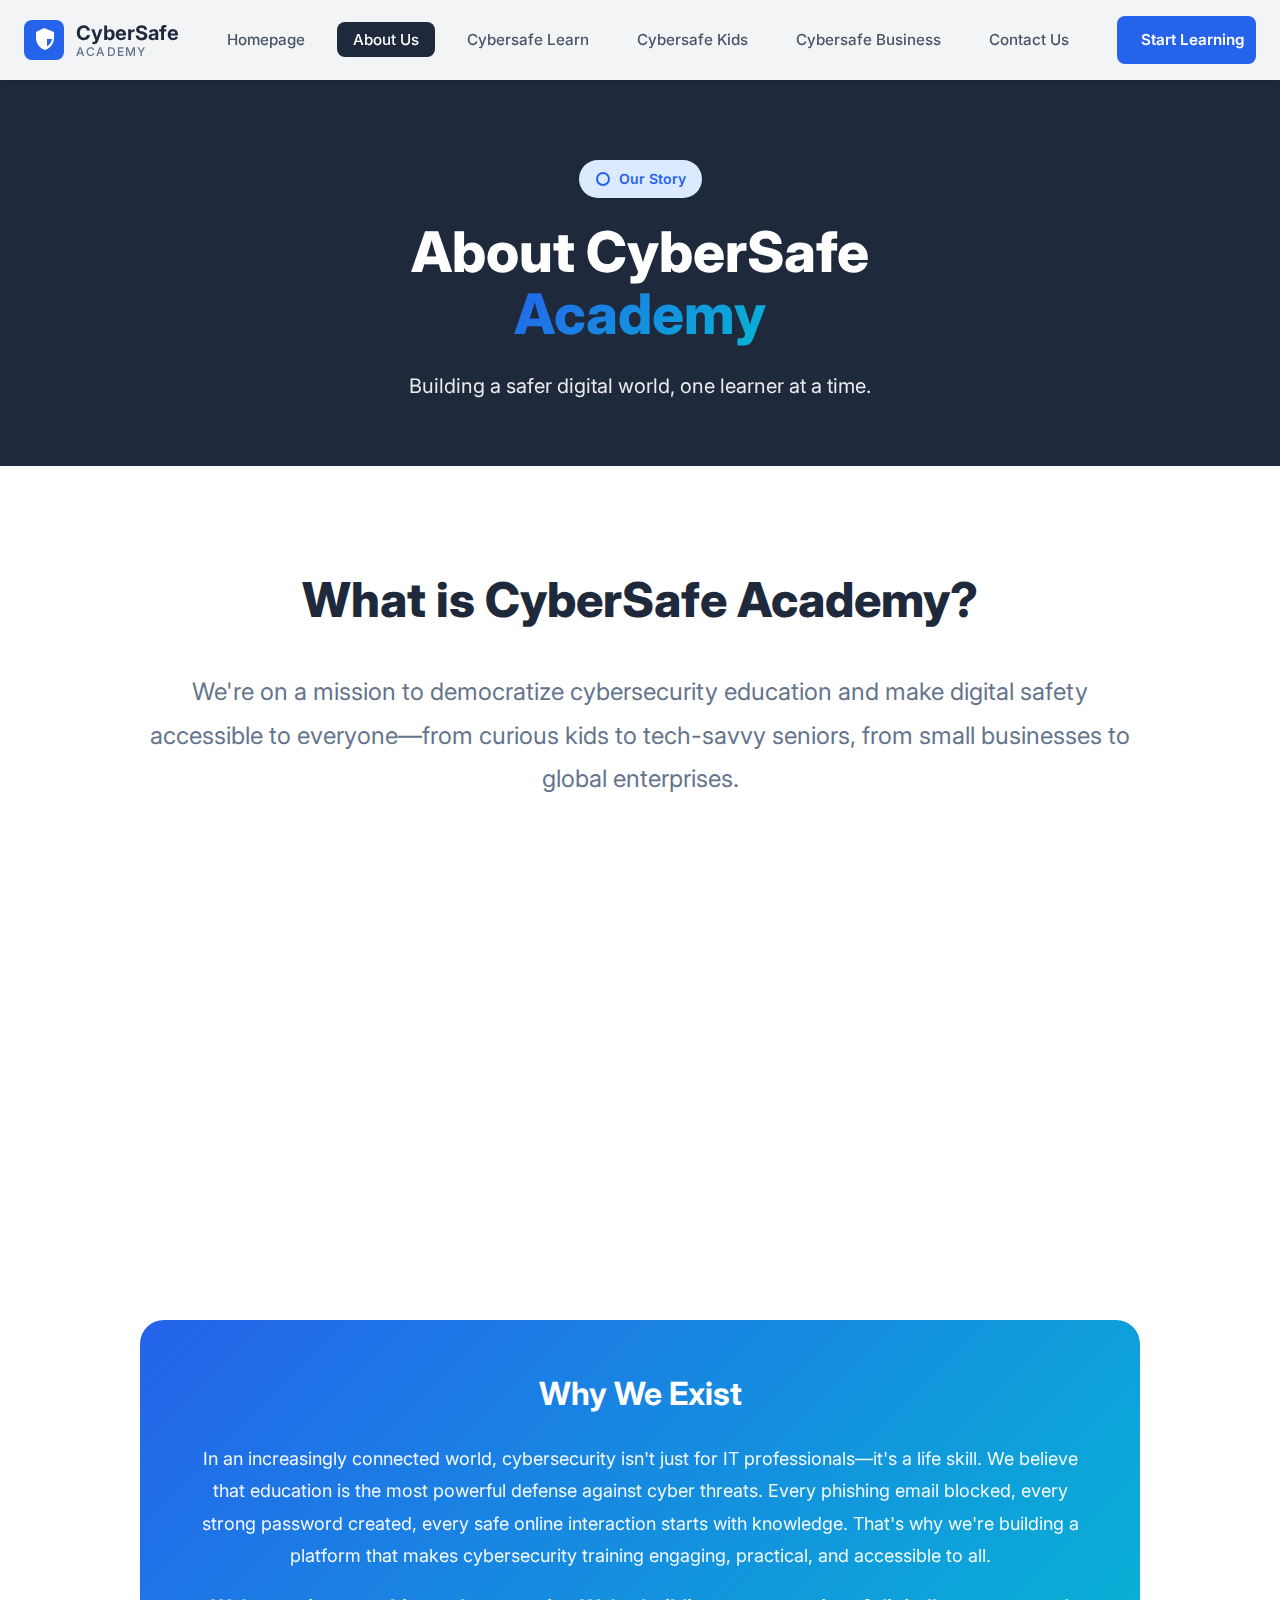
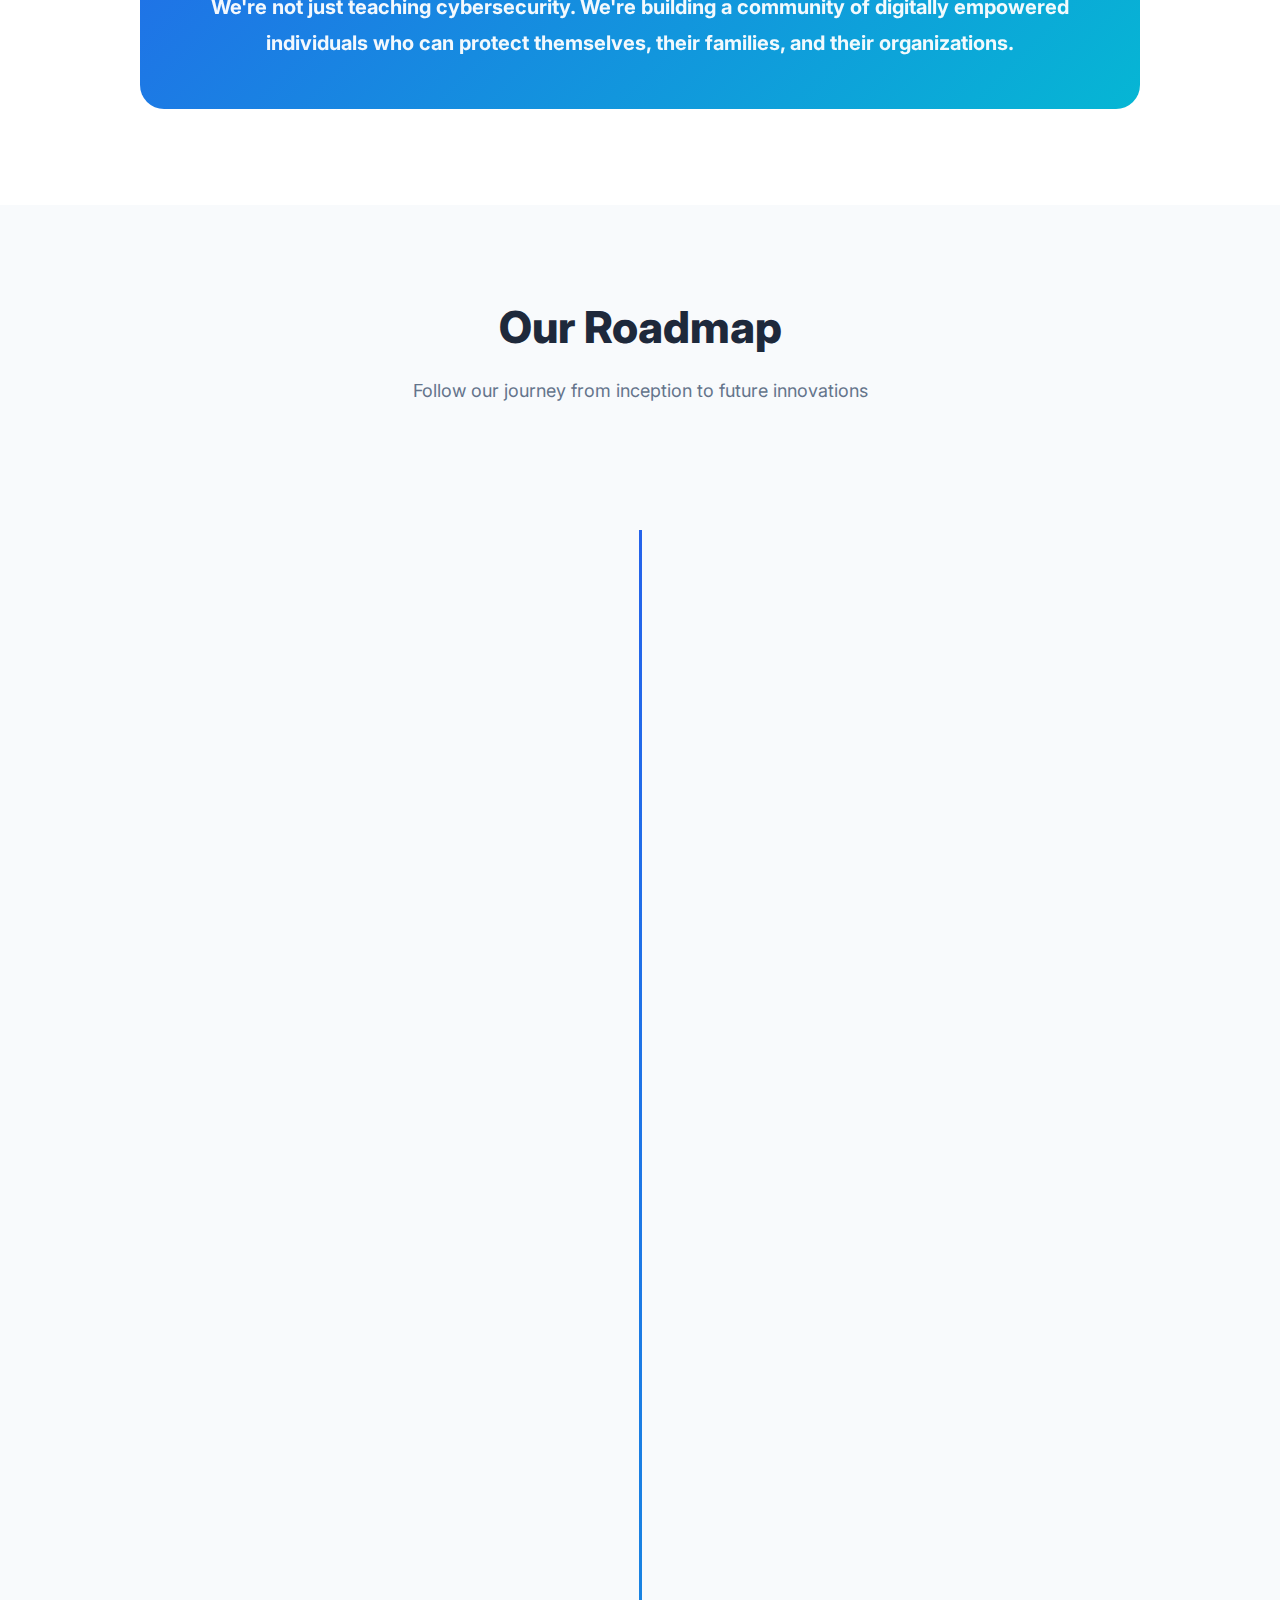
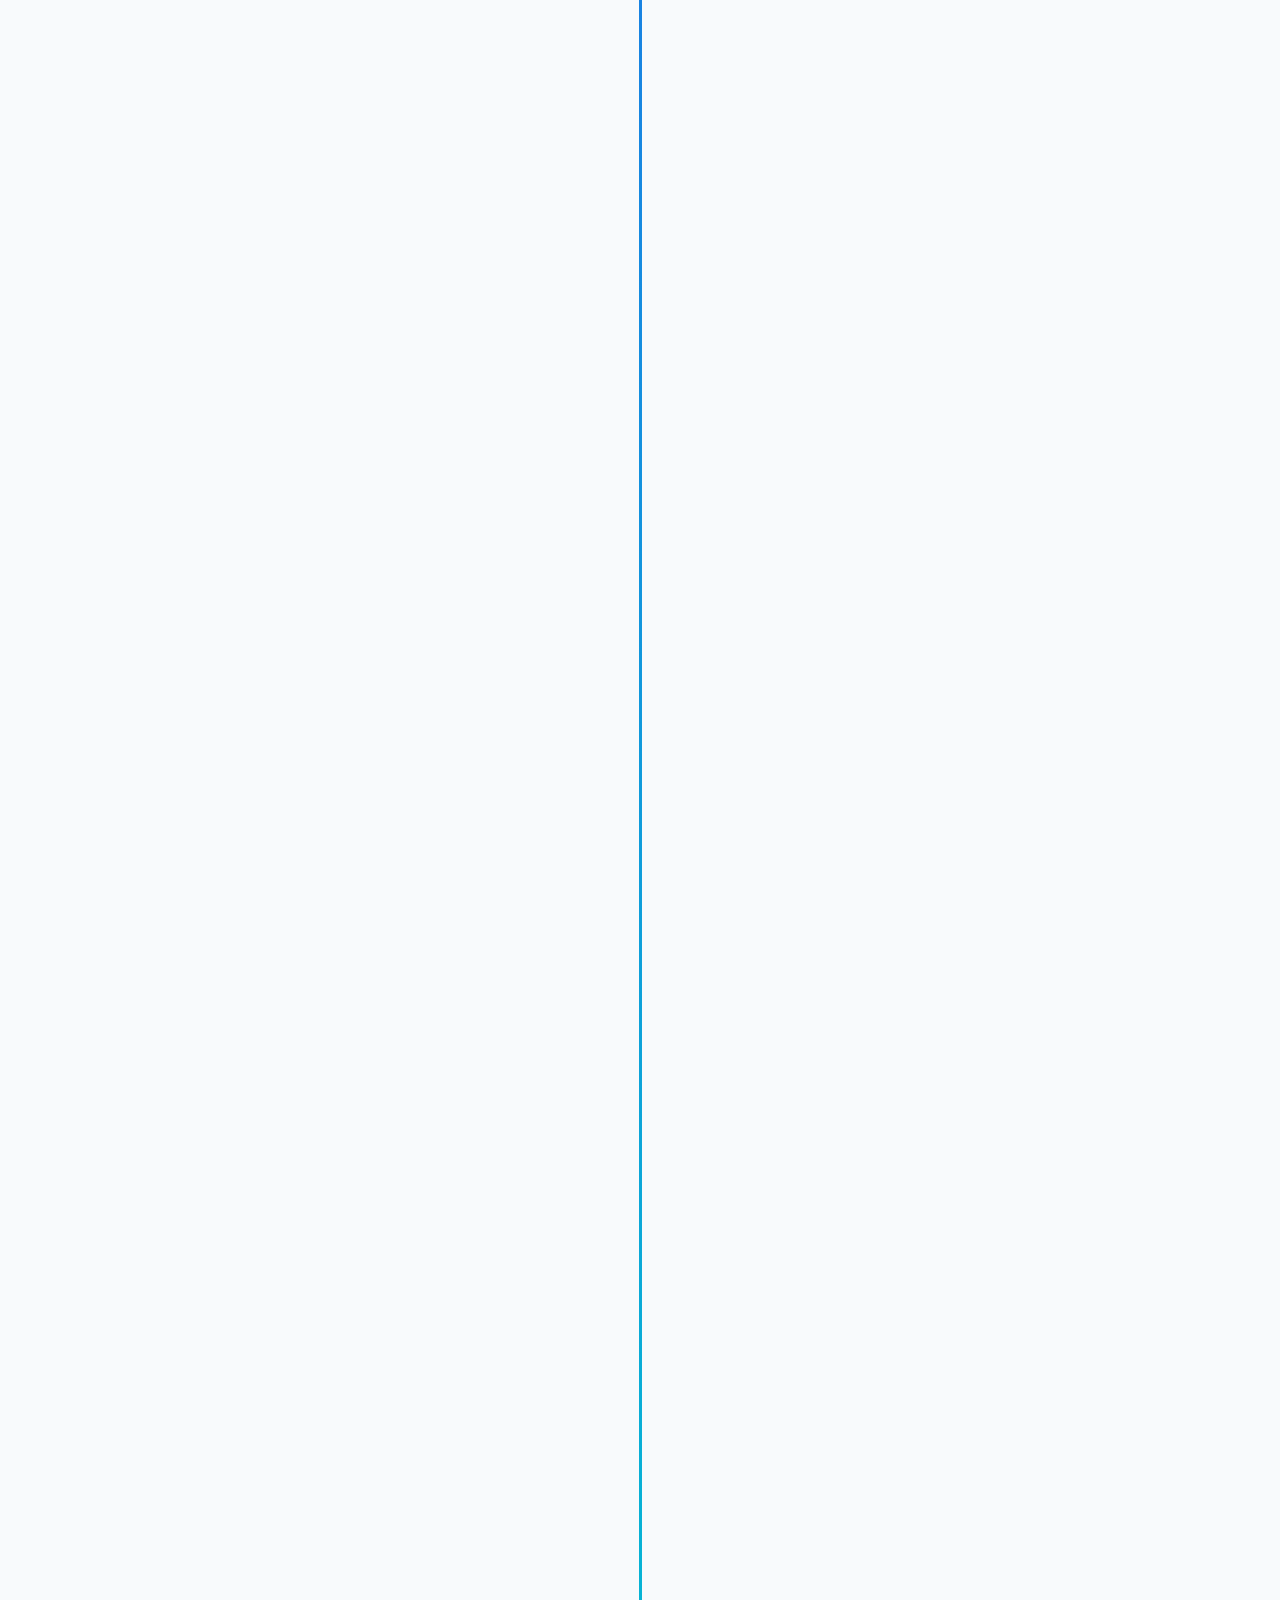
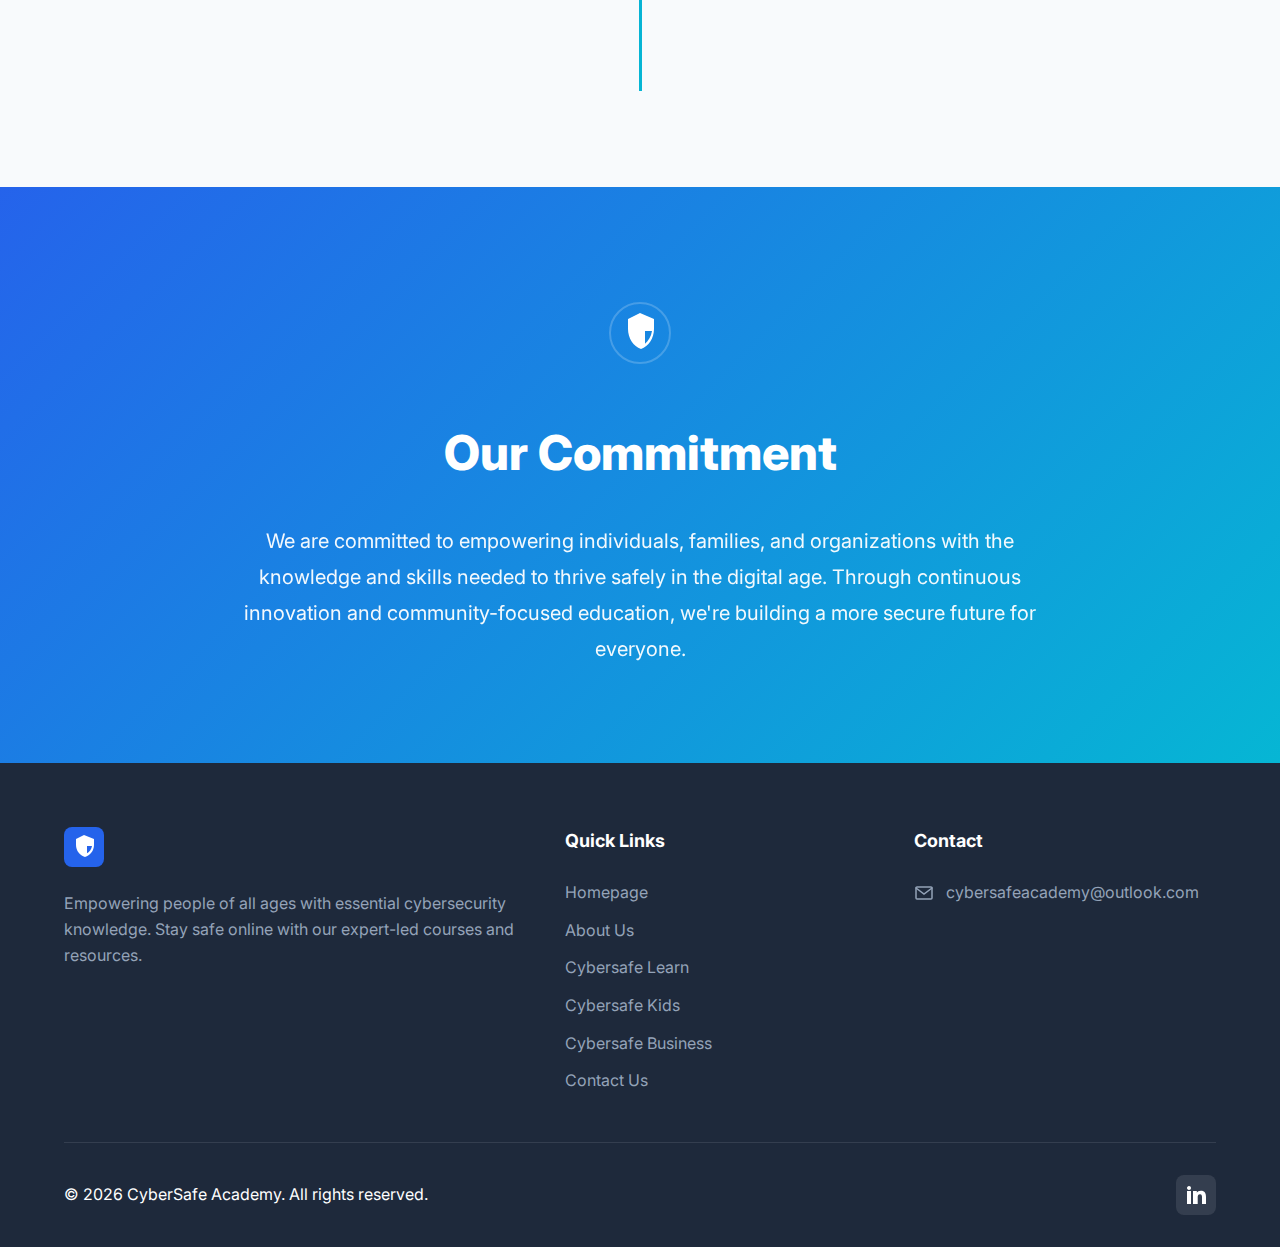
<file: cybersafeacademywebsite-updated/about.html>
<!DOCTYPE html>
<html lang="en">
<head>
    <meta charset="UTF-8">
    <meta name="viewport" content="width=device-width, initial-scale=1.0">
    <title>About Us - CyberSafe Academy</title>
    <link rel="stylesheet" href="styles.css">
    <link rel="preconnect" href="https://fonts.googleapis.com">
    <link rel="preconnect" href="https://fonts.gstatic.com" crossorigin>
    <link href="https://fonts.googleapis.com/css2?family=Inter:wght@300;400;500;600;700;800;900&display=swap" rel="stylesheet">
</head>
<body>
    <!-- Navigation -->
    <nav class="navbar">
        <div class="nav-container">
            <div class="logo">
                <div class="logo-icon">
                    <svg width="40" height="40" viewBox="0 0 40 40" fill="none" xmlns="http://www.w3.org/2000/svg">
                        <rect width="40" height="40" rx="8" fill="#2563EB"/>
                        <path d="M20 8L12 12V18C12 23.55 15.84 28.74 21 30C26.16 28.74 30 23.55 30 18V12L20 8ZM20 18.99H28C27.47 22.11 25.72 24.78 23 26.34V14H20V18.99Z" fill="white"/>
                    </svg>
                </div>
                <div class="logo-text">
                    <span class="logo-main">CyberSafe</span>
                    <span class="logo-sub">ACADEMY</span>
                </div>
            </div>
            
            <ul class="nav-menu">
                <li><a href="index.html" class="nav-link">Homepage</a></li>
                <li><a href="about.html" class="nav-link active">About Us</a></li>
                <li><a href="cybersafe-learn.html" class="nav-link">Cybersafe Learn</a></li>
                <li><a href="cybersafe-kids.html" class="nav-link">Cybersafe Kids</a></li>
                <li><a href="cybersafe-business.html" class="nav-link">Cybersafe Business</a></li>
                <li><a href="contact.html" class="nav-link">Contact Us</a></li>
            </ul>
            
            <a href="https://cybersafe-quiz.netlify.app" class="btn-primary" target="_blank" rel="noopener noreferrer">Start Learning</a>
            
            <div class="mobile-menu-toggle">
                <span></span>
                <span></span>
                <span></span>
            </div>
        </div>
    </nav>

    <!-- Hero Section -->
    <section class="page-hero">
        <div class="container">
            <div class="section-badge">
                <svg width="16" height="16" viewBox="0 0 16 16" fill="none">
                    <circle cx="8" cy="8" r="6" stroke="#2563EB" stroke-width="2" fill="none"/>
                </svg>
                <span>Our Story</span>
            </div>
            <h1 class="page-title">
                About CyberSafe<br>
                <span class="gradient-text">Academy</span>
            </h1>
            <p class="page-description">
                Building a safer digital world, one learner at a time.
            </p>
        </div>
    </section>

    <!-- What is CyberSafe Academy Section -->
    <section class="what-is-section">
        <div class="container">
            <div class="what-is-content">
                <h2 class="section-title-large">What is CyberSafe Academy?</h2>
                <p class="what-is-intro">
                    We're on a mission to democratize cybersecurity education and make digital safety accessible to everyone—from curious kids to tech-savvy seniors, from small businesses to global enterprises.
                </p>

                <div class="mission-grid">
                    <div class="mission-card" data-aos="fade-up">
                        <div class="mission-icon">
                            <svg width="32" height="32" viewBox="0 0 32 32" fill="none">
                                <path d="M16 4L6 9V15C6 22.18 10.56 28.96 17 30.5C23.44 28.96 28 22.18 28 15V9L16 4Z" stroke="currentColor" stroke-width="2"/>
                            </svg>
                        </div>
                        <h3>Our Mission</h3>
                        <p>To empower every person with the knowledge and skills needed to navigate the digital world safely, confidently, and responsibly.</p>
                    </div>

                    <div class="mission-card" data-aos="fade-up" data-delay="100">
                        <div class="mission-icon">
                            <svg width="32" height="32" viewBox="0 0 32 32" fill="none">
                                <path d="M16 2L18 10L26 10.5L19 15L21.5 23L16 19L10.5 23L13 15L6 10.5L14 10L16 2Z" stroke="currentColor" stroke-width="2"/>
                            </svg>
                        </div>
                        <h3>Our Vision</h3>
                        <p>A world where digital literacy is universal, cyber threats are understood by all, and online safety is second nature to every generation.</p>
                    </div>

                    <div class="mission-card" data-aos="fade-up" data-delay="200">
                        <div class="mission-icon">
                            <svg width="32" height="32" viewBox="0 0 32 32" fill="none">
                                <circle cx="16" cy="12" r="5" stroke="currentColor" stroke-width="2"/>
                                <path d="M4 28C4 22.48 8.48 18 14 18H18C23.52 18 28 22.48 28 28" stroke="currentColor" stroke-width="2"/>
                            </svg>
                        </div>
                        <h3>Who We Serve</h3>
                        <p>Everyone. From 8 to 80. Students, parents, professionals, and organizations. If you're online, we're here to help you stay safe.</p>
                    </div>
                </div>

                <div class="purpose-statement">
                    <h3>Why We Exist</h3>
                    <p>
                        In an increasingly connected world, cybersecurity isn't just for IT professionals—it's a life skill. We believe that education is the most powerful defense against cyber threats. Every phishing email blocked, every strong password created, every safe online interaction starts with knowledge. That's why we're building a platform that makes cybersecurity training engaging, practical, and accessible to all.
                    </p>
                    <p>
                        <strong>We're not just teaching cybersecurity. We're building a community of digitally empowered individuals who can protect themselves, their families, and their organizations.</strong>
                    </p>
                </div>
            </div>
        </div>
    </section>

    <!-- Roadmap Section -->
    <section class="roadmap-section">
        <div class="container">
            <div class="section-header">
                <h2 class="section-title">Our Roadmap</h2>
                <p class="section-description">
                    Follow our journey from inception to future innovations
                </p>
            </div>

            <div class="timeline">
                <!-- Milestone 1: Mission & Goals - COMPLETED -->
                <div class="timeline-item" data-aos="fade-up">
                    <div class="timeline-marker completed">
                        <div class="marker-number">01</div>
                        <div class="marker-icon">
                            <svg width="24" height="24" viewBox="0 0 24 24" fill="none">
                                <path d="M5 13L9 17L19 7" stroke="white" stroke-width="2" stroke-linecap="round" stroke-linejoin="round"/>
                            </svg>
                        </div>
                    </div>
                    <div class="timeline-content">
                        <div class="timeline-badge completed-badge">Completed</div>
                        <h3 class="timeline-title">Mission & Goals</h3>
                        <p class="timeline-description">
                            Founded with a vision to make cybersecurity education accessible to everyone. Established our core values and educational philosophy.
                        </p>
                    </div>
                </div>

                <!-- Milestone 2: Module 1 Beta - COMPLETED -->
                <div class="timeline-item right" data-aos="fade-up" data-delay="100">
                    <div class="timeline-marker completed">
                        <div class="marker-number">02</div>
                        <div class="marker-icon">
                            <svg width="24" height="24" viewBox="0 0 24 24" fill="none">
                                <path d="M5 13L9 17L19 7" stroke="white" stroke-width="2" stroke-linecap="round" stroke-linejoin="round"/>
                            </svg>
                        </div>
                    </div>
                    <div class="timeline-content">
                        <div class="timeline-badge completed-badge">Completed</div>
                        <h3 class="timeline-title">Module 1 Beta</h3>
                        <p class="timeline-description">
                            Launched our first beta module focusing on fundamental cybersecurity concepts. Gathered valuable feedback from early adopters.
                        </p>
                    </div>
                </div>

                <!-- Milestone 3: Website Launch - UNDER DEVELOPMENT -->
                <div class="timeline-item" data-aos="fade-up" data-delay="200">
                    <div class="timeline-marker development">
                        <div class="marker-number">03</div>
                        <div class="marker-icon">
                            <svg width="24" height="24" viewBox="0 0 24 24" fill="none">
                                <path d="M12 2L14 10L22 10.5L15 15L17.5 23L12 19L6.5 23L9 15L2 10.5L10 10L12 2Z" fill="white"/>
                            </svg>
                        </div>
                    </div>
                    <div class="timeline-content">
                        <div class="timeline-badge development-badge">Under Development</div>
                        <h3 class="timeline-title">Website Launch</h3>
                        <p class="timeline-description">
                            Building a comprehensive platform with full course catalog, interactive learning tools, and community features.
                        </p>
                    </div>
                </div>

                <!-- Milestone 4: Module 1 Full Release - COMING SOON -->
                <div class="timeline-item right" data-aos="fade-up" data-delay="300">
                    <div class="timeline-marker coming-soon">
                        <div class="marker-number">04</div>
                        <div class="marker-icon">
                            <svg width="24" height="24" viewBox="0 0 24 24" fill="none">
                                <circle cx="12" cy="12" r="10" stroke="white" stroke-width="2"/>
                            </svg>
                        </div>
                    </div>
                    <div class="timeline-content">
                        <div class="timeline-badge coming-soon-badge">Coming Soon</div>
                        <h3 class="timeline-title">Module 1 Full Release</h3>
                        <p class="timeline-description">
                            Complete release with enhanced content, video tutorials, interactive exercises, and certification for all age groups.
                        </p>
                    </div>
                </div>

                <!-- Milestone 5: Young Learners (CyberSafe Kids) - COMING SOON -->
                <div class="timeline-item" data-aos="fade-up" data-delay="400">
                    <div class="timeline-marker coming-soon">
                        <div class="marker-number">05</div>
                        <div class="marker-icon">
                            <svg width="24" height="24" viewBox="0 0 24 24" fill="none">
                                <circle cx="12" cy="12" r="10" stroke="white" stroke-width="2"/>
                            </svg>
                        </div>
                    </div>
                    <div class="timeline-content">
                        <div class="timeline-badge coming-soon-badge">Coming Soon</div>
                        <h3 class="timeline-title">Young Learners (CyberSafe Kids)</h3>
                        <p class="timeline-description">
                            Fun, age-appropriate cybersecurity courses designed specifically for children. Making online safety engaging through games and interactive stories.
                        </p>
                    </div>
                </div>

                <!-- Milestone 6: Corporate Training - COMING SOON -->
                <div class="timeline-item right" data-aos="fade-up" data-delay="500">
                    <div class="timeline-marker coming-soon">
                        <div class="marker-number">06</div>
                        <div class="marker-icon">
                            <svg width="24" height="24" viewBox="0 0 24 24" fill="none">
                                <circle cx="12" cy="12" r="10" stroke="white" stroke-width="2"/>
                            </svg>
                        </div>
                    </div>
                    <div class="timeline-content">
                        <div class="timeline-badge coming-soon-badge">Coming Soon</div>
                        <h3 class="timeline-title">Corporate Training</h3>
                        <p class="timeline-description">
                            Enterprise solutions and training programs for organizations looking to strengthen their security culture and protect their teams.
                        </p>
                    </div>
                </div>

                <!-- Milestone 7: ??? Mystery - COMING SOON -->
                <div class="timeline-item" data-aos="fade-up" data-delay="600">
                    <div class="timeline-marker mystery">
                        <div class="marker-number">??</div>
                        <div class="marker-icon">
                            <svg width="24" height="24" viewBox="0 0 24 24" fill="none">
                                <path d="M12 16V17M12 8C9.79 8 8 9.79 8 12H10C10 10.9 10.9 10 12 10C13.1 10 14 10.9 14 12C14 13 12 12.75 12 15V16" stroke="white" stroke-width="2" stroke-linecap="round"/>
                                <circle cx="12" cy="12" r="10" stroke="white" stroke-width="2"/>
                            </svg>
                        </div>
                    </div>
                    <div class="timeline-content">
                        <div class="timeline-badge mystery-badge">Coming Soon</div>
                        <h3 class="timeline-title">Something Exciting...</h3>
                        <p class="timeline-description">
                            We haven't thought this far ahead yet, but we're always innovating! Stay tuned for exciting developments in cybersecurity education. 🚀
                        </p>
                    </div>
                </div>

                <!-- Timeline Line -->
                <div class="timeline-line"></div>
            </div>
        </div>
    </section>

    <!-- Commitment Section -->
    <section class="commitment-section">
        <div class="container">
            <div class="commitment-content">
                <div class="commitment-icon">
                    <svg width="64" height="64" viewBox="0 0 64 64" fill="none">
                        <circle cx="32" cy="32" r="30" stroke="white" stroke-width="2" opacity="0.2"/>
                        <path d="M32 12L20 18V28C20 37.1 25.36 45.48 33 48C40.64 45.48 46 37.1 46 28V18L32 12ZM32 29.98H44C43.12 35.38 40.52 39.96 37 42.68V22H32V29.98Z" fill="white"/>
                    </svg>
                </div>
                <h2 class="commitment-title">Our Commitment</h2>
                <p class="commitment-description">
                    We are committed to empowering individuals, families, and organizations with the knowledge and skills needed to thrive safely in the digital age. Through continuous innovation and community-focused education, we're building a more secure future for everyone.
                </p>
            </div>
        </div>
    </section>

    <!-- Footer -->
    <footer class="footer">
        <div class="container">
            <div class="footer-content">
                <div class="footer-column">
                    <div class="footer-logo">
                        <div class="logo-icon">
                            <svg width="40" height="40" viewBox="0 0 40 40" fill="none">
                                <rect width="40" height="40" rx="8" fill="#2563EB"/>
                                <path d="M20 8L12 12V18C12 23.55 15.84 28.74 21 30C26.16 28.74 30 23.55 30 18V12L20 8ZM20 18.99H28C27.47 22.11 25.72 24.78 23 26.34V14H20V18.99Z" fill="white"/>
                            </svg>
                        </div>
                        <div class="logo-text">
                            <span class="logo-main">CyberSafe Academy</span>
                        </div>
                    </div>
                    <p class="footer-description">
                        Empowering people of all ages with essential cybersecurity knowledge. Stay safe online with our expert-led courses and resources.
                    </p>
                </div>

                <div class="footer-column">
                    <h4 class="footer-title">Quick Links</h4>
                    <ul class="footer-links">
                        <li><a href="index.html">Homepage</a></li>
                        <li><a href="about.html">About Us</a></li>
                        <li><a href="cybersafe-learn.html">Cybersafe Learn</a></li>
                        <li><a href="cybersafe-kids.html">Cybersafe Kids</a></li>
                        <li><a href="cybersafe-business.html">Cybersafe Business</a></li>
                        <li><a href="contact.html">Contact Us</a></li>
                    </ul>
                </div>

                <div class="footer-column">
                    <h4 class="footer-title">Contact</h4>
                    <ul class="footer-contact">
                        <li>
                            <svg width="20" height="20" viewBox="0 0 20 20" fill="none">
                                <path d="M3 4H17C17.55 4 18 4.45 18 5V15C18 15.55 17.55 16 17 16H3C2.45 16 2 15.55 2 15V5C2 4.45 2.45 4 3 4Z" stroke="currentColor" stroke-width="1.5"/>
                                <path d="M18 5L10 11L2 5" stroke="currentColor" stroke-width="1.5" stroke-linecap="round"/>
                            </svg>
                            <span>cybersafeacademy@outlook.com</span>
                        </li>
                        
                    </ul>
                </div>
            </div>

            <div class="footer-bottom">
                <p>&copy; 2026 CyberSafe Academy. All rights reserved.</p>
                <div class="footer-social">
                    <a href="https://www.linkedin.com/company/cybersafe-academy/" target="_blank" rel="noopener noreferrer" aria-label="LinkedIn">
                        <svg width="20" height="20" viewBox="0 0 20 20" fill="currentColor">
                            <path d="M5 3c0 1.1-.7 2-2 2-1.2 0-2-.9-2-1.9C1 2 1.8 1 3 1s2 .9 2 2zM1 19V6h4v13H1zm6-13h3.8v1.8c.6-1.1 2.2-2 4-2 4.1 0 5.2 2.7 5.2 6.2v7h-4v-6.2c0-1.5 0-3.5-2-3.5s-2.3 1.6-2.3 3.4V19H7V6z"/>
                        </svg>
                    </a>
                </div>
            </div>
        </div>
    </footer>

    <script src="script.js"></script>
</body>
</html>
</file>
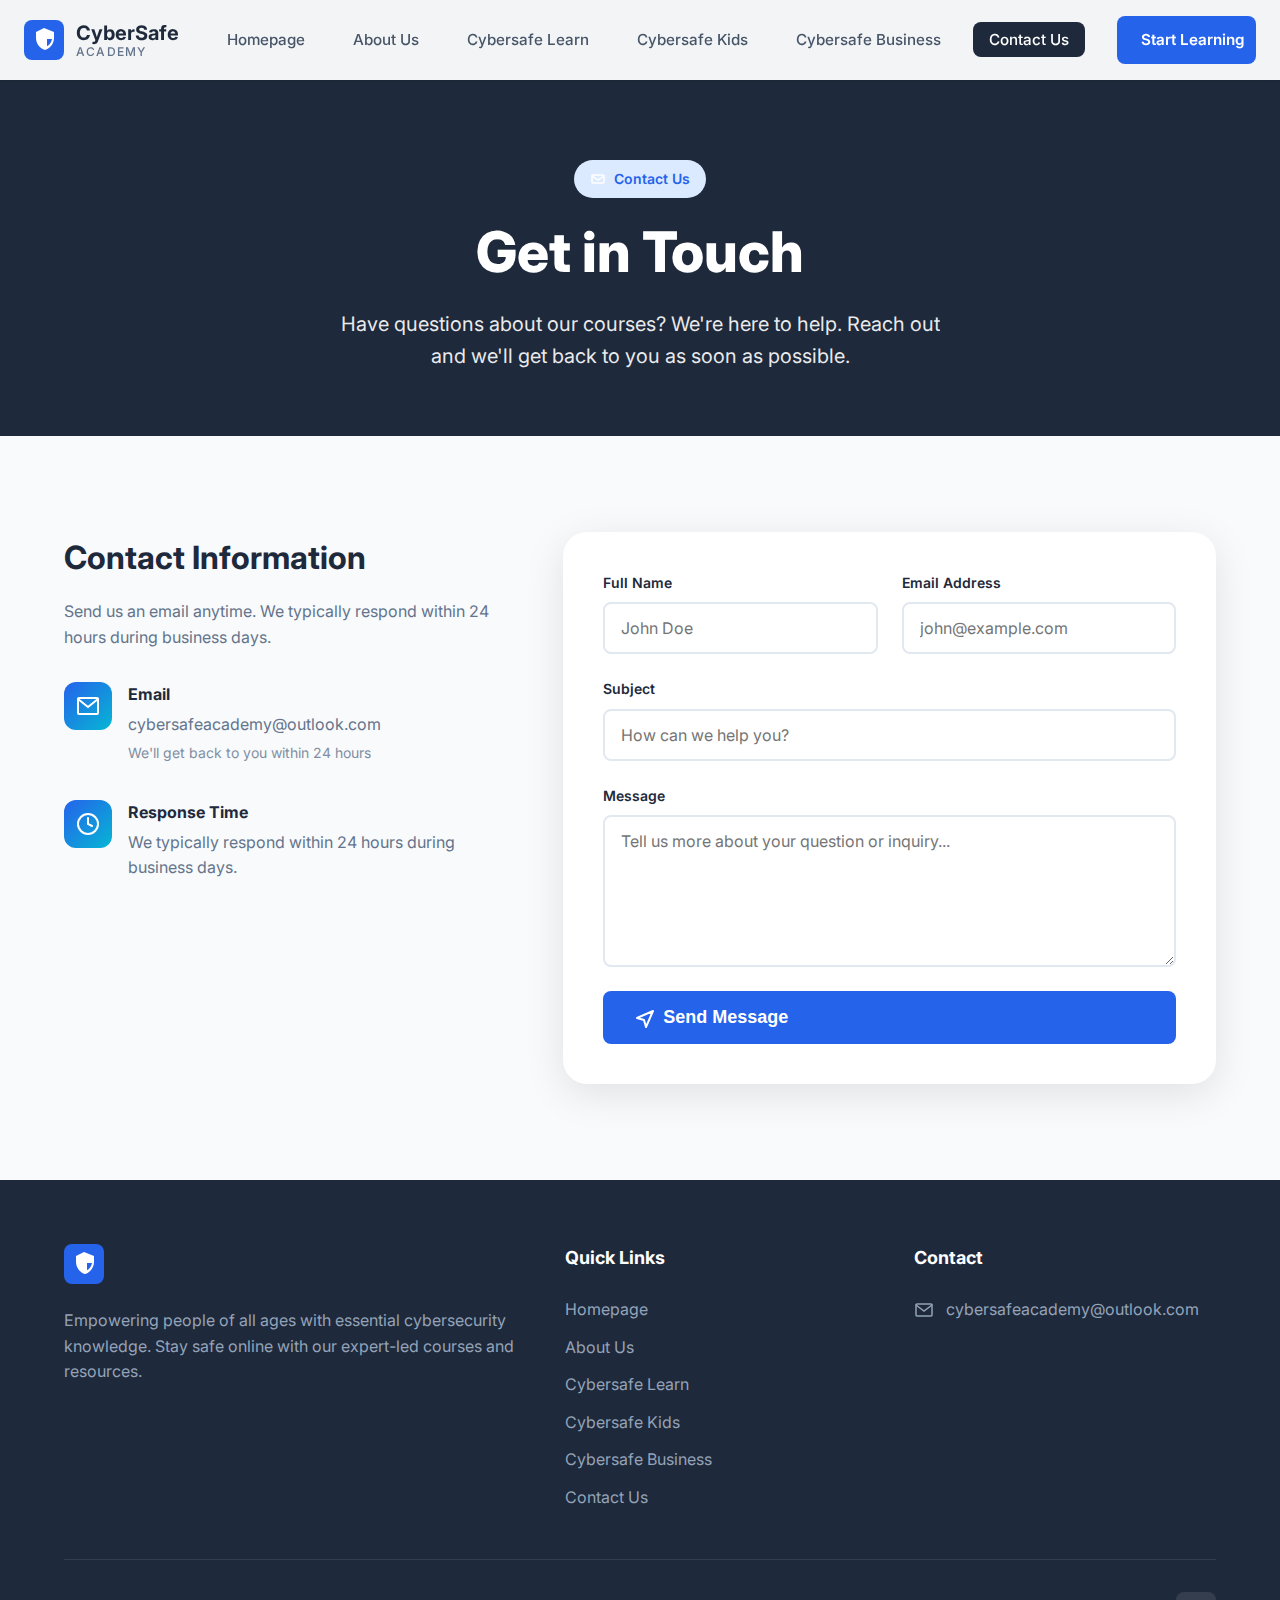
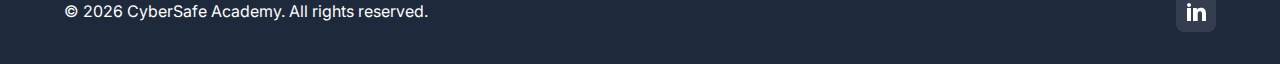
<file: cybersafeacademywebsite-updated/contact.html>
<!DOCTYPE html>
<html lang="en">
<head>
    <meta charset="UTF-8">
    <meta name="viewport" content="width=device-width, initial-scale=1.0">
    <title>Contact Us - CyberSafe Academy</title>
    <link rel="stylesheet" href="styles.css">
    <link rel="preconnect" href="https://fonts.googleapis.com">
    <link rel="preconnect" href="https://fonts.gstatic.com" crossorigin>
    <link href="https://fonts.googleapis.com/css2?family=Inter:wght@300;400;500;600;700;800;900&display=swap" rel="stylesheet">
</head>
<body>
    <!-- Navigation -->
    <nav class="navbar">
        <div class="nav-container">
            <div class="logo">
                <div class="logo-icon">
                    <svg width="40" height="40" viewBox="0 0 40 40" fill="none" xmlns="http://www.w3.org/2000/svg">
                        <rect width="40" height="40" rx="8" fill="#2563EB"/>
                        <path d="M20 8L12 12V18C12 23.55 15.84 28.74 21 30C26.16 28.74 30 23.55 30 18V12L20 8ZM20 18.99H28C27.47 22.11 25.72 24.78 23 26.34V14H20V18.99Z" fill="white"/>
                    </svg>
                </div>
                <div class="logo-text">
                    <span class="logo-main">CyberSafe</span>
                    <span class="logo-sub">ACADEMY</span>
                </div>
            </div>
            
            <ul class="nav-menu">
                <li><a href="index.html" class="nav-link">Homepage</a></li>
                <li><a href="about.html" class="nav-link">About Us</a></li>
                <li><a href="cybersafe-learn.html" class="nav-link">Cybersafe Learn</a></li>
                <li><a href="cybersafe-kids.html" class="nav-link">Cybersafe Kids</a></li>
                <li><a href="cybersafe-business.html" class="nav-link">Cybersafe Business</a></li>
                <li><a href="contact.html" class="nav-link active">Contact Us</a></li>
            </ul>
            
            <a href="https://cybersafe-quiz.netlify.app" class="btn-primary" target="_blank" rel="noopener noreferrer">Start Learning</a>
            
            <div class="mobile-menu-toggle">
                <span></span>
                <span></span>
                <span></span>
            </div>
        </div>
    </nav>

    <!-- Hero Section -->
    <section class="page-hero">
        <div class="container">
            <div class="section-badge">
                <svg width="16" height="16" viewBox="0 0 16 16" fill="none">
                    <path d="M3 4H13C13.55 4 14 4.45 14 5V11C14 11.55 13.55 12 13 12H3C2.45 12 2 11.55 2 11V5C2 4.45 2.45 4 3 4Z" stroke="white" stroke-width="1.5"/>
                    <path d="M14 5L8 9L2 5" stroke="white" stroke-width="1.5" stroke-linecap="round"/>
                </svg>
                <span>Contact Us</span>
            </div>
            <h1 class="page-title">
                Get in Touch
            </h1>
            <p class="page-description">
                Have questions about our courses? We're here to help. Reach out and we'll get back to you as soon as possible.
            </p>
        </div>
    </section>

    <!-- Contact Section -->
    <section class="contact-section">
        <div class="container">
            <div class="contact-wrapper">
                <!-- Contact Info -->
                <div class="contact-info">
                    <h2>Contact Information</h2>
                    <p class="contact-description">
                        Send us an email anytime. We typically respond within 24 hours during business days.
                    </p>

                    <div class="contact-methods">
                        <div class="contact-method">
                            <div class="method-icon">
                                <svg width="24" height="24" viewBox="0 0 24 24" fill="none">
                                    <path d="M3 4H21C21.55 4 22 4.45 22 5V19C22 19.55 21.55 20 21 20H3C2.45 20 2 19.55 2 19V5C2 4.45 2.45 4 3 4Z" stroke="currentColor" stroke-width="2"/>
                                    <path d="M22 5L12 13L2 5" stroke="currentColor" stroke-width="2" stroke-linecap="round"/>
                                </svg>
                            </div>
                            <div>
                                <h4>Email</h4>
                                <p>cybersafeacademy@outlook.com</p>
                                <p class="method-note">We'll get back to you within 24 hours</p>
                            </div>
                        </div>

                        <div class="contact-method">
                            <div class="method-icon">
                                <svg width="24" height="24" viewBox="0 0 24 24" fill="none">
                                    <circle cx="12" cy="12" r="10" stroke="currentColor" stroke-width="2"/>
                                    <path d="M12 6V12L16 14" stroke="currentColor" stroke-width="2" stroke-linecap="round"/>
                                </svg>
                            </div>
                            <div>
                                <h4>Response Time</h4>
                                <p>We typically respond within 24 hours during business days.</p>
                            </div>
                        </div>
                    </div>
                </div>

                <!-- Contact Form -->
                <div class="contact-form-wrapper">
                    <form class="contact-form" action="https://api.web3forms.com/submit" method="POST">
                        <input type="hidden" name="access_key" value="0ddfe14d-dc06-4183-9f3d-a954bbaa8842">
                        <input type="hidden" name="subject" value="New Contact Form Submission from CyberSafe Academy">
                        <input type="hidden" name="from_name" value="CyberSafe Academy Contact Form">
                        <input type="checkbox" name="botcheck" style="display: none;">
                        
                        <div class="form-row">
                            <div class="form-group">
                                <label for="full-name">Full Name</label>
                                <input type="text" id="full-name" name="name" placeholder="John Doe" required>
                            </div>
                            <div class="form-group">
                                <label for="email">Email Address</label>
                                <input type="email" id="email" name="email" placeholder="john@example.com" required>
                            </div>
                        </div>

                        <div class="form-group">
                            <label for="subject-field">Subject</label>
                            <input type="text" id="subject-field" name="inquiry_subject" placeholder="How can we help you?" required>
                        </div>

                        <div class="form-group">
                            <label for="message">Message</label>
                            <textarea id="message" name="message" rows="6" placeholder="Tell us more about your question or inquiry..." required></textarea>
                        </div>

                        <button type="submit" class="btn-primary btn-large full-width">
                            <svg width="20" height="20" viewBox="0 0 20 20" fill="none">
                                <path d="M2 10L18 3L11 19L9 12L2 10Z" stroke="currentColor" stroke-width="2" stroke-linecap="round" stroke-linejoin="round"/>
                            </svg>
                            Send Message
                        </button>
                    </form>
                </div>
            </div>
        </div>
    </section>

    <!-- Footer -->
    <footer class="footer">
        <div class="container">
            <div class="footer-content">
                <div class="footer-column">
                    <div class="footer-logo">
                        <div class="logo-icon">
                            <svg width="40" height="40" viewBox="0 0 40 40" fill="none">
                                <rect width="40" height="40" rx="8" fill="#2563EB"/>
                                <path d="M20 8L12 12V18C12 23.55 15.84 28.74 21 30C26.16 28.74 30 23.55 30 18V12L20 8ZM20 18.99H28C27.47 22.11 25.72 24.78 23 26.34V14H20V18.99Z" fill="white"/>
                            </svg>
                        </div>
                        <div class="logo-text">
                            <span class="logo-main">CyberSafe Academy</span>
                        </div>
                    </div>
                    <p class="footer-description">
                        Empowering people of all ages with essential cybersecurity knowledge. Stay safe online with our expert-led courses and resources.
                    </p>
                </div>

                <div class="footer-column">
                    <h4 class="footer-title">Quick Links</h4>
                    <ul class="footer-links">
                        <li><a href="index.html">Homepage</a></li>
                        <li><a href="about.html">About Us</a></li>
                        <li><a href="cybersafe-learn.html">Cybersafe Learn</a></li>
                        <li><a href="cybersafe-kids.html">Cybersafe Kids</a></li>
                        <li><a href="cybersafe-business.html">Cybersafe Business</a></li>
                        <li><a href="contact.html">Contact Us</a></li>
                    </ul>
                </div>

                <div class="footer-column">
                    <h4 class="footer-title">Contact</h4>
                    <ul class="footer-contact">
                        <li>
                            <svg width="20" height="20" viewBox="0 0 20 20" fill="none">
                                <path d="M3 4H17C17.55 4 18 4.45 18 5V15C18 15.55 17.55 16 17 16H3C2.45 16 2 15.55 2 15V5C2 4.45 2.45 4 3 4Z" stroke="currentColor" stroke-width="1.5"/>
                                <path d="M18 5L10 11L2 5" stroke="currentColor" stroke-width="1.5" stroke-linecap="round"/>
                            </svg>
                            <span>cybersafeacademy@outlook.com</span>
                        </li>
                        
                    </ul>
                </div>
            </div>

            <div class="footer-bottom">
                <p>&copy; 2026 CyberSafe Academy. All rights reserved.</p>
                <div class="footer-social">
                    <a href="https://www.linkedin.com/company/cybersafe-academy/" target="_blank" rel="noopener noreferrer" aria-label="LinkedIn">
                        <svg width="20" height="20" viewBox="0 0 20 20" fill="currentColor">
                            <path d="M5 3c0 1.1-.7 2-2 2-1.2 0-2-.9-2-1.9C1 2 1.8 1 3 1s2 .9 2 2zM1 19V6h4v13H1zm6-13h3.8v1.8c.6-1.1 2.2-2 4-2 4.1 0 5.2 2.7 5.2 6.2v7h-4v-6.2c0-1.5 0-3.5-2-3.5s-2.3 1.6-2.3 3.4V19H7V6z"/>
                        </svg>
                    </a>
                </div>
            </div>
        </div>
    </footer>

    <script src="script.js"></script>
</body>
</html>
</file>
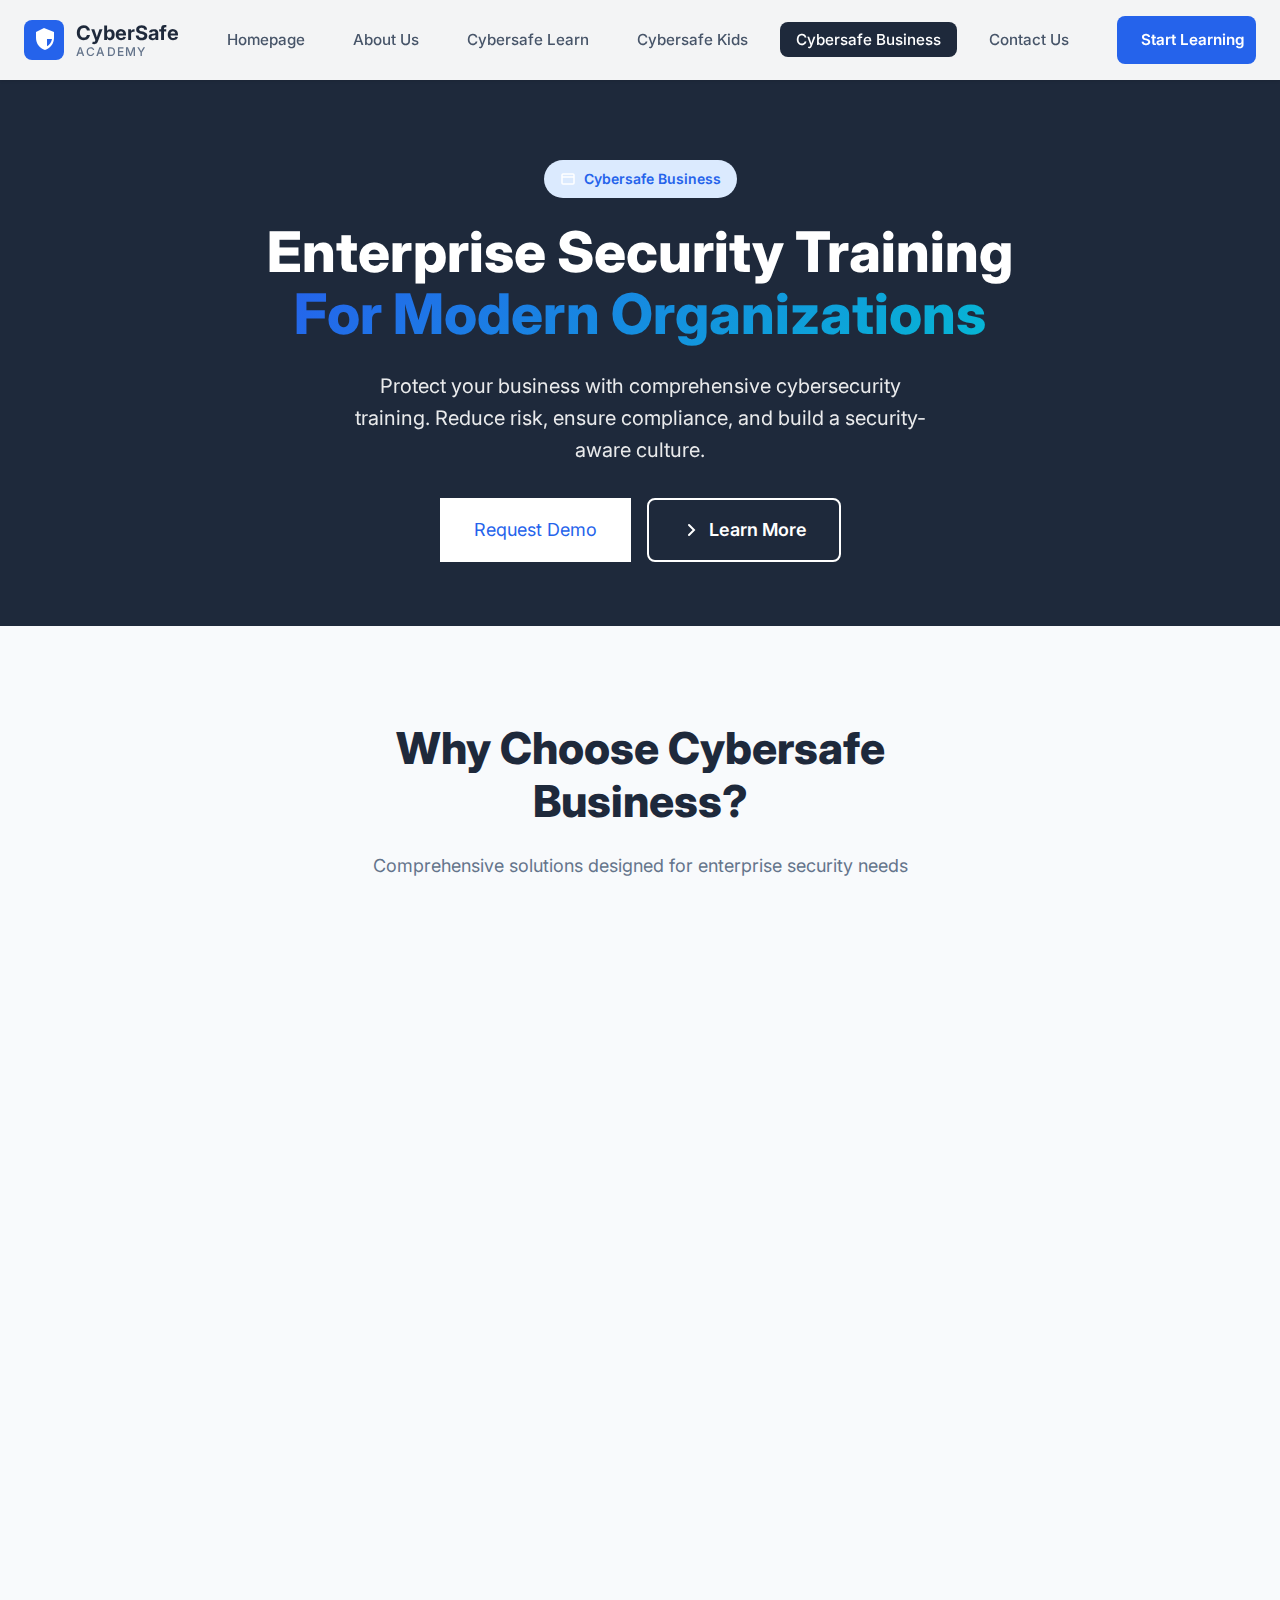
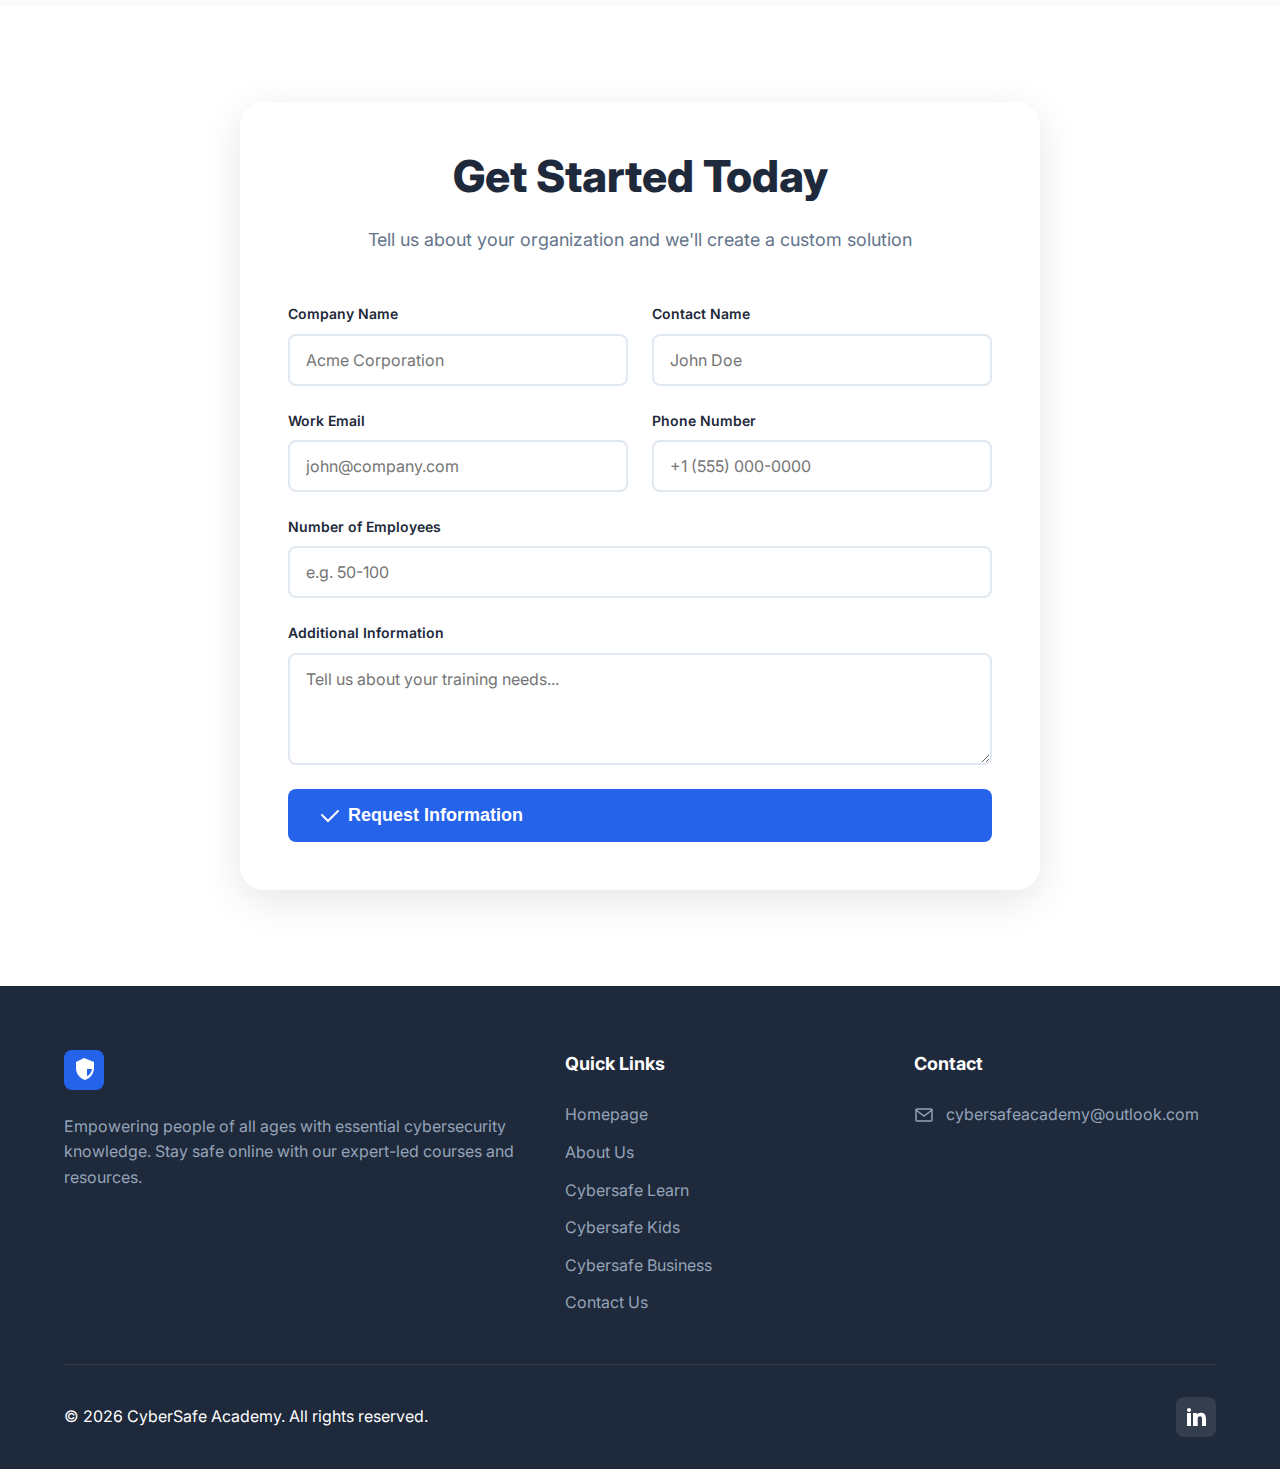
<file: cybersafeacademywebsite-updated/cybersafe-business.html>
<!DOCTYPE html>
<html lang="en">
<head>
    <meta charset="UTF-8">
    <meta name="viewport" content="width=device-width, initial-scale=1.0">
    <title>Cybersafe Business - CyberSafe Academy</title>
    <link rel="stylesheet" href="styles.css">
    <link rel="preconnect" href="https://fonts.googleapis.com">
    <link rel="preconnect" href="https://fonts.gstatic.com" crossorigin>
    <link href="https://fonts.googleapis.com/css2?family=Inter:wght@300;400;500;600;700;800;900&display=swap" rel="stylesheet">
</head>
<body>
    <!-- Navigation -->
    <nav class="navbar">
        <div class="nav-container">
            <div class="logo">
                <div class="logo-icon">
                    <svg width="40" height="40" viewBox="0 0 40 40" fill="none" xmlns="http://www.w3.org/2000/svg">
                        <rect width="40" height="40" rx="8" fill="#2563EB"/>
                        <path d="M20 8L12 12V18C12 23.55 15.84 28.74 21 30C26.16 28.74 30 23.55 30 18V12L20 8ZM20 18.99H28C27.47 22.11 25.72 24.78 23 26.34V14H20V18.99Z" fill="white"/>
                    </svg>
                </div>
                <div class="logo-text">
                    <span class="logo-main">CyberSafe</span>
                    <span class="logo-sub">ACADEMY</span>
                </div>
            </div>
            
            <ul class="nav-menu">
                <li><a href="index.html" class="nav-link">Homepage</a></li>
                <li><a href="about.html" class="nav-link">About Us</a></li>
                <li><a href="cybersafe-learn.html" class="nav-link">Cybersafe Learn</a></li>
                <li><a href="cybersafe-kids.html" class="nav-link">Cybersafe Kids</a></li>
                <li><a href="cybersafe-business.html" class="nav-link active">Cybersafe Business</a></li>
                <li><a href="contact.html" class="nav-link">Contact Us</a></li>
            </ul>
            
            <a href="https://cybersafe-quiz.netlify.app" class="btn-primary" target="_blank" rel="noopener noreferrer">Start Learning</a>
            
            <div class="mobile-menu-toggle">
                <span></span>
                <span></span>
                <span></span>
            </div>
        </div>
    </nav>

    <!-- Hero Section -->
    <section class="page-hero">
        <div class="container">
            <div class="section-badge">
                <svg width="16" height="16" viewBox="0 0 16 16" fill="none">
                    <rect x="2" y="3" width="12" height="10" rx="1" stroke="white" stroke-width="1.5"/>
                    <path d="M2 6H14" stroke="white" stroke-width="1.5"/>
                </svg>
                <span>Cybersafe Business</span>
            </div>
            <h1 class="page-title">
                Enterprise Security Training<br>
                <span class="gradient-text">For Modern Organizations</span>
            </h1>
            <p class="page-description">
                Protect your business with comprehensive cybersecurity training. Reduce risk, ensure compliance, and build a security-aware culture.
            </p>
            <div class="hero-buttons">
                <a href="#request-demo" class="btn-white btn-large">Request Demo</a>
                <a href="#" class="btn-secondary btn-large">
                    <svg width="20" height="20" viewBox="0 0 20 20" fill="none">
                        <path d="M8 5L13 10L8 15" stroke="currentColor" stroke-width="2" stroke-linecap="round"/>
                    </svg>
                    Learn More
                </a>
            </div>
        </div>
    </section>

    <!-- Benefits Section -->
    <section class="business-benefits-section">
        <div class="container">
            <div class="section-header">
                <h2 class="section-title">Why Choose Cybersafe Business?</h2>
                <p class="section-description">
                    Comprehensive solutions designed for enterprise security needs
                </p>
            </div>

            <div class="business-benefits-grid">
                <div class="business-benefit-card" data-aos="fade-up">
                    <div class="benefit-icon">
                        <svg width="32" height="32" viewBox="0 0 32 32" fill="none">
                            <path d="M16 4L6 9V15C6 22.18 10.56 28.96 17 30.5C23.44 28.96 28 22.18 28 15V9L16 4Z" stroke="currentColor" stroke-width="2"/>
                        </svg>
                    </div>
                    <h3>Comprehensive Training</h3>
                    <p>Custom cybersecurity programs tailored to your organization's needs and risk profile.</p>
                </div>

                <div class="business-benefit-card" data-aos="fade-up" data-delay="100">
                    <div class="benefit-icon">
                        <svg width="32" height="32" viewBox="0 0 32 32" fill="none">
                            <circle cx="16" cy="12" r="5" stroke="currentColor" stroke-width="2"/>
                            <path d="M4 28C4 22.48 8.48 18 14 18H18C23.52 18 28 22.48 28 28" stroke="currentColor" stroke-width="2"/>
                        </svg>
                    </div>
                    <h3>Employee Awareness</h3>
                    <p>Empower your team with the knowledge to identify and prevent security threats.</p>
                </div>

                <div class="business-benefit-card" data-aos="fade-up" data-delay="200">
                    <div class="benefit-icon">
                        <svg width="32" height="32" viewBox="0 0 32 32" fill="none">
                            <path d="M10 12L14 16L22 8" stroke="currentColor" stroke-width="2" stroke-linecap="round"/>
                            <rect x="4" y="4" width="24" height="24" rx="2" stroke="currentColor" stroke-width="2"/>
                        </svg>
                    </div>
                    <h3>Compliance Ready</h3>
                    <p>Meet industry standards and regulatory requirements with certified training.</p>
                </div>

                <div class="business-benefit-card" data-aos="fade-up" data-delay="300">
                    <div class="benefit-icon">
                        <svg width="32" height="32" viewBox="0 0 32 32" fill="none">
                            <path d="M4 16H10L14 8L18 24L22 16H28" stroke="currentColor" stroke-width="2" stroke-linecap="round"/>
                        </svg>
                    </div>
                    <h3>Measurable Results</h3>
                    <p>Track progress and improvements with detailed analytics and reporting.</p>
                </div>

                <div class="business-benefit-card" data-aos="fade-up" data-delay="400">
                    <div class="benefit-icon">
                        <svg width="32" height="32" viewBox="0 0 32 32" fill="none">
                            <circle cx="16" cy="16" r="12" stroke="currentColor" stroke-width="2"/>
                            <path d="M16 10V16L20 20" stroke="currentColor" stroke-width="2" stroke-linecap="round"/>
                        </svg>
                    </div>
                    <h3>Quick Implementation</h3>
                    <p>Get your team trained fast with our streamlined onboarding process.</p>
                </div>

                <div class="business-benefit-card" data-aos="fade-up" data-delay="500">
                    <div class="benefit-icon">
                        <svg width="32" height="32" viewBox="0 0 32 32" fill="none">
                            <circle cx="16" cy="10" r="4" stroke="currentColor" stroke-width="2"/>
                            <path d="M8 26C8 21.58 11.58 18 16 18C20.42 18 24 21.58 24 26" stroke="currentColor" stroke-width="2"/>
                        </svg>
                    </div>
                    <h3>Expert Support</h3>
                    <p>Dedicated account management and ongoing support from our team.</p>
                </div>
            </div>
        </div>
    </section>

    <!-- Request Demo Form Section -->
    <section class="demo-form-section" id="request-demo">
        <div class="container">
            <div class="demo-form-wrapper">
                <div class="demo-form-header">
                    <h2 class="section-title">Get Started Today</h2>
                    <p class="section-description">
                        Tell us about your organization and we'll create a custom solution
                    </p>
                </div>

                <form class="business-form" action="https://api.web3forms.com/submit" method="POST">
                    <input type="hidden" name="access_key" value="0ddfe14d-dc06-4183-9f3d-a954bbaa8842">
                    <input type="hidden" name="subject" value="New Business Demo Request from CyberSafe Academy">
                    <input type="hidden" name="from_name" value="CyberSafe Academy Business Form">
                    <input type="checkbox" name="botcheck" style="display: none;">
                    
                    <div class="form-row">
                        <div class="form-group">
                            <label for="company-name">Company Name</label>
                            <input type="text" id="company-name" name="company_name" placeholder="Acme Corporation" required>
                        </div>
                        <div class="form-group">
                            <label for="contact-name">Contact Name</label>
                            <input type="text" id="contact-name" name="contact_name" placeholder="John Doe" required>
                        </div>
                    </div>

                    <div class="form-row">
                        <div class="form-group">
                            <label for="work-email">Work Email</label>
                            <input type="email" id="work-email" name="email" placeholder="john@company.com" required>
                        </div>
                        <div class="form-group">
                            <label for="phone-number">Phone Number</label>
                            <input type="tel" id="phone-number" name="phone" placeholder="+1 (555) 000-0000" required>
                        </div>
                    </div>

                    <div class="form-group">
                        <label for="employees">Number of Employees</label>
                        <input type="text" id="employees" name="employees" placeholder="e.g. 50-100" required>
                    </div>

                    <div class="form-group">
                        <label for="additional-info">Additional Information</label>
                        <textarea id="additional-info" name="message" rows="4" placeholder="Tell us about your training needs..."></textarea>
                    </div>

                    <button type="submit" class="btn-primary btn-large full-width">
                        <svg width="20" height="20" viewBox="0 0 20 20" fill="none">
                            <path d="M2 10L8 16L18 6" stroke="currentColor" stroke-width="2" stroke-linecap="round"/>
                        </svg>
                        Request Information
                    </button>
                </form>
            </div>
        </div>
    </section>

    <!-- Footer -->
    <footer class="footer">
        <div class="container">
            <div class="footer-content">
                <div class="footer-column">
                    <div class="footer-logo">
                        <div class="logo-icon">
                            <svg width="40" height="40" viewBox="0 0 40 40" fill="none">
                                <rect width="40" height="40" rx="8" fill="#2563EB"/>
                                <path d="M20 8L12 12V18C12 23.55 15.84 28.74 21 30C26.16 28.74 30 23.55 30 18V12L20 8ZM20 18.99H28C27.47 22.11 25.72 24.78 23 26.34V14H20V18.99Z" fill="white"/>
                            </svg>
                        </div>
                        <div class="logo-text">
                            <span class="logo-main">CyberSafe Academy</span>
                        </div>
                    </div>
                    <p class="footer-description">
                        Empowering people of all ages with essential cybersecurity knowledge. Stay safe online with our expert-led courses and resources.
                    </p>
                </div>

                <div class="footer-column">
                    <h4 class="footer-title">Quick Links</h4>
                    <ul class="footer-links">
                        <li><a href="index.html">Homepage</a></li>
                        <li><a href="about.html">About Us</a></li>
                        <li><a href="cybersafe-learn.html">Cybersafe Learn</a></li>
                        <li><a href="cybersafe-kids.html">Cybersafe Kids</a></li>
                        <li><a href="cybersafe-business.html">Cybersafe Business</a></li>
                        <li><a href="contact.html">Contact Us</a></li>
                    </ul>
                </div>

                <div class="footer-column">
                    <h4 class="footer-title">Contact</h4>
                    <ul class="footer-contact">
                        <li>
                            <svg width="20" height="20" viewBox="0 0 20 20" fill="none">
                                <path d="M3 4H17C17.55 4 18 4.45 18 5V15C18 15.55 17.55 16 17 16H3C2.45 16 2 15.55 2 15V5C2 4.45 2.45 4 3 4Z" stroke="currentColor" stroke-width="1.5"/>
                                <path d="M18 5L10 11L2 5" stroke="currentColor" stroke-width="1.5" stroke-linecap="round"/>
                            </svg>
                            <span>cybersafeacademy@outlook.com</span>
                        </li>
                        
                    </ul>
                </div>
            </div>

            <div class="footer-bottom">
                <p>&copy; 2026 CyberSafe Academy. All rights reserved.</p>
                <div class="footer-social">
                    <a href="https://www.linkedin.com/company/cybersafe-academy/" target="_blank" rel="noopener noreferrer" aria-label="LinkedIn">
                        <svg width="20" height="20" viewBox="0 0 20 20" fill="currentColor">
                            <path d="M5 3c0 1.1-.7 2-2 2-1.2 0-2-.9-2-1.9C1 2 1.8 1 3 1s2 .9 2 2zM1 19V6h4v13H1zm6-13h3.8v1.8c.6-1.1 2.2-2 4-2 4.1 0 5.2 2.7 5.2 6.2v7h-4v-6.2c0-1.5 0-3.5-2-3.5s-2.3 1.6-2.3 3.4V19H7V6z"/>
                        </svg>
                    </a>
                </div>
            </div>
        </div>
    </footer>

    <script src="script.js"></script>
</body>
</html>
</file>
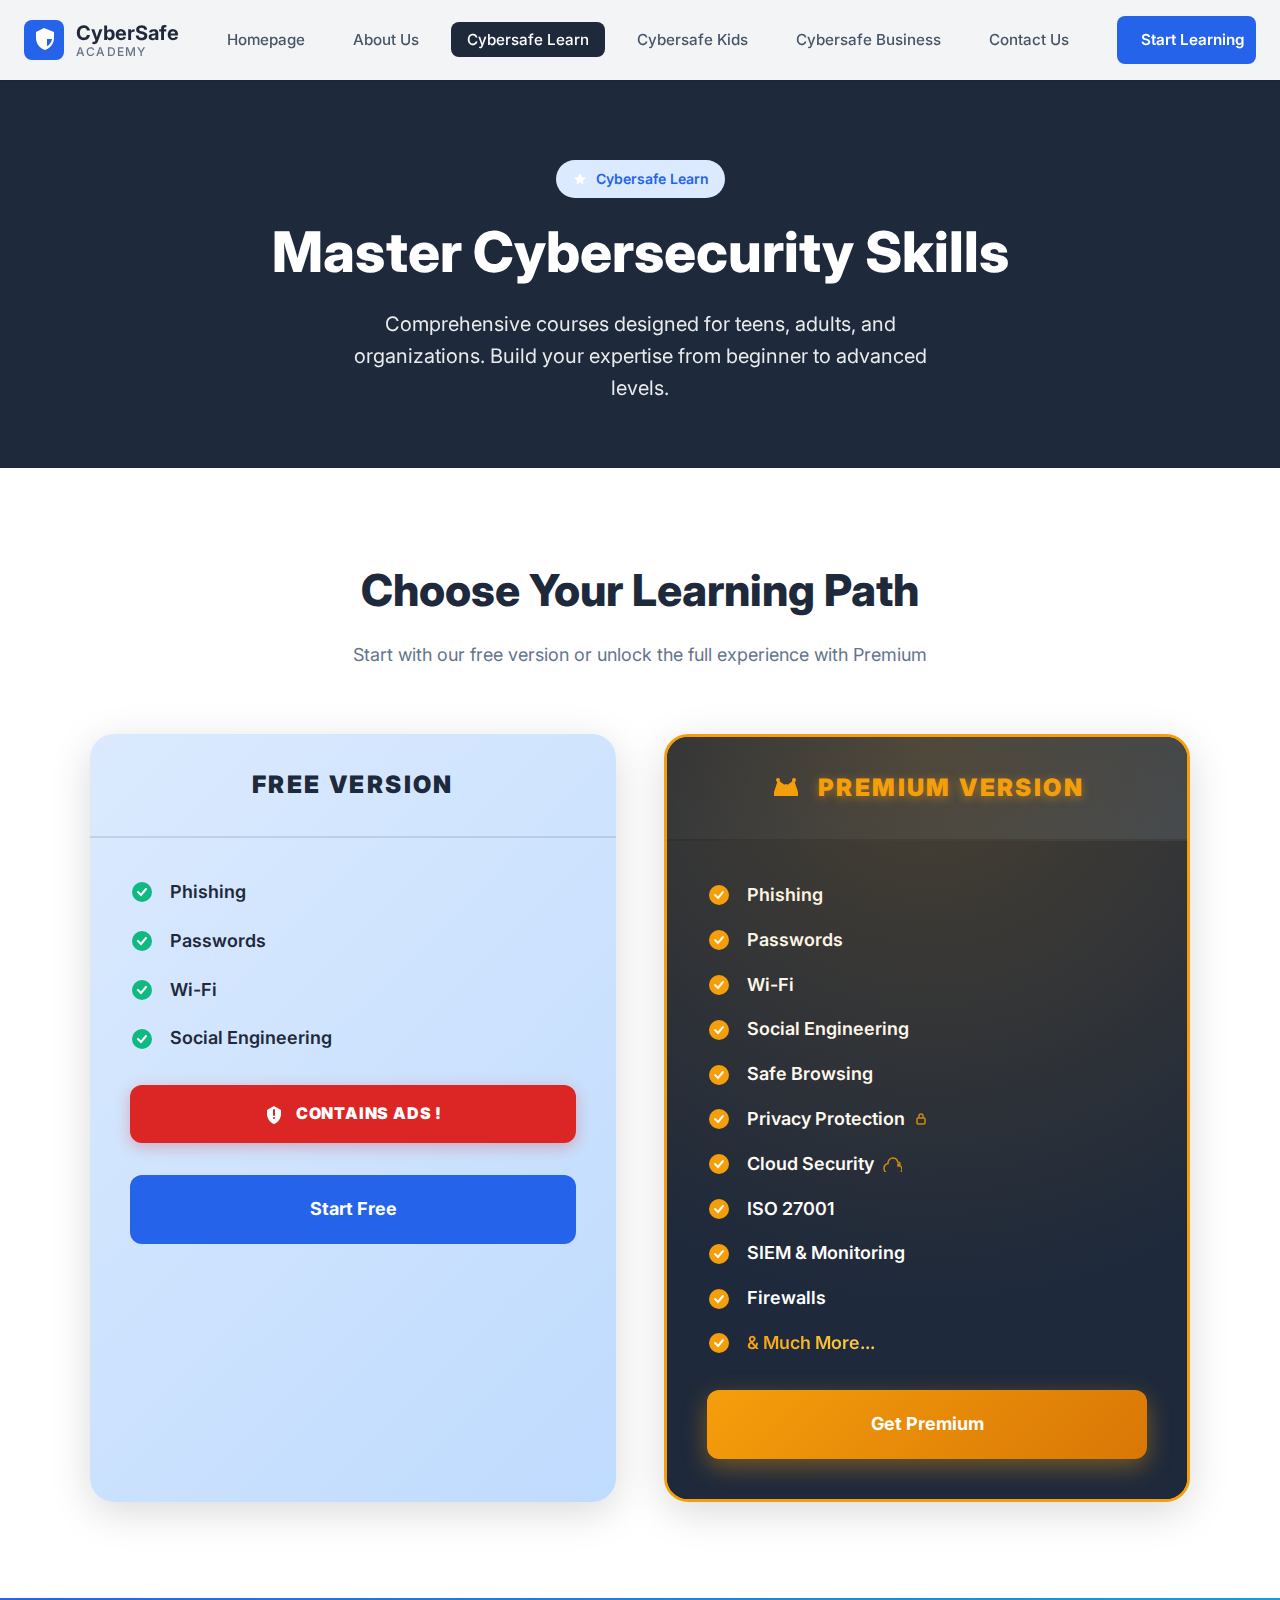
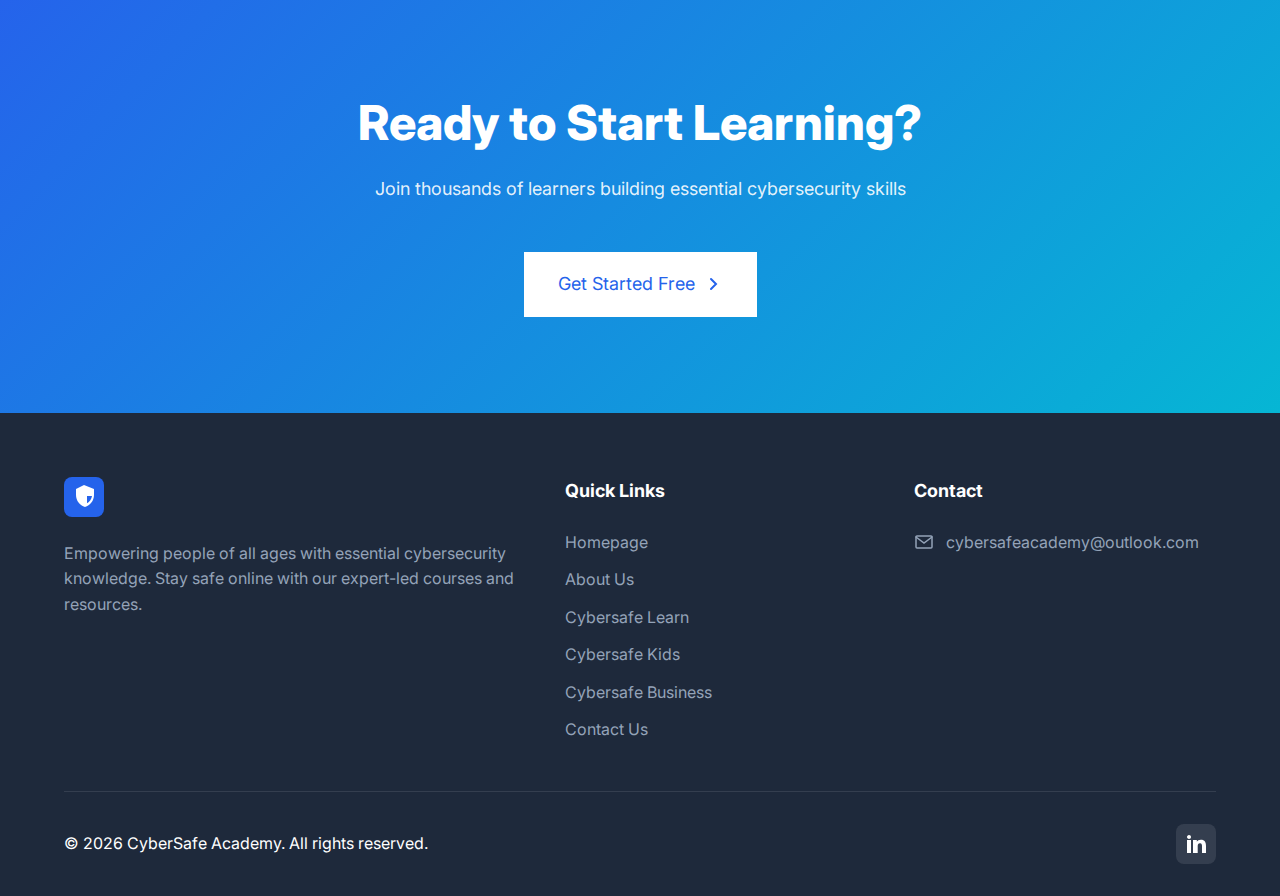
<file: cybersafeacademywebsite-updated/cybersafe-learn.html>
<!DOCTYPE html>
<html lang="en">
<head>
    <meta charset="UTF-8">
    <meta name="viewport" content="width=device-width, initial-scale=1.0">
    <title>Cybersafe Learn - CyberSafe Academy</title>
    <link rel="stylesheet" href="styles.css">
    <link rel="preconnect" href="https://fonts.googleapis.com">
    <link rel="preconnect" href="https://fonts.gstatic.com" crossorigin>
    <link href="https://fonts.googleapis.com/css2?family=Inter:wght@300;400;500;600;700;800;900&display=swap" rel="stylesheet">
</head>
<body>
    <!-- Navigation -->
    <nav class="navbar">
        <div class="nav-container">
            <div class="logo">
                <div class="logo-icon">
                    <svg width="40" height="40" viewBox="0 0 40 40" fill="none" xmlns="http://www.w3.org/2000/svg">
                        <rect width="40" height="40" rx="8" fill="#2563EB"/>
                        <path d="M20 8L12 12V18C12 23.55 15.84 28.74 21 30C26.16 28.74 30 23.55 30 18V12L20 8ZM20 18.99H28C27.47 22.11 25.72 24.78 23 26.34V14H20V18.99Z" fill="white"/>
                    </svg>
                </div>
                <div class="logo-text">
                    <span class="logo-main">CyberSafe</span>
                    <span class="logo-sub">ACADEMY</span>
                </div>
            </div>
            
            <ul class="nav-menu">
                <li><a href="index.html" class="nav-link">Homepage</a></li>
                <li><a href="about.html" class="nav-link">About Us</a></li>
                <li><a href="cybersafe-learn.html" class="nav-link active">Cybersafe Learn</a></li>
                <li><a href="cybersafe-kids.html" class="nav-link">Cybersafe Kids</a></li>
                <li><a href="cybersafe-business.html" class="nav-link">Cybersafe Business</a></li>
                <li><a href="contact.html" class="nav-link">Contact Us</a></li>
            </ul>
            
            <a href="https://cybersafe-quiz.netlify.app" class="btn-primary" target="_blank" rel="noopener noreferrer">Start Learning</a>
            
            <div class="mobile-menu-toggle">
                <span></span>
                <span></span>
                <span></span>
            </div>
        </div>
    </nav>

    <!-- Hero Section -->
    <section class="page-hero">
        <div class="container">
            <div class="section-badge">
                <svg width="16" height="16" viewBox="0 0 16 16" fill="none">
                    <path d="M8 2L10 6L14 6.5L11 9.5L11.5 13.5L8 11.5L4.5 13.5L5 9.5L2 6.5L6 6L8 2Z" fill="white"/>
                </svg>
                <span>Cybersafe Learn</span>
            </div>
            <h1 class="page-title">
                Master Cybersecurity Skills
            </h1>
            <p class="page-description">
                Comprehensive courses designed for teens, adults, and organizations. Build your expertise from beginner to advanced levels.
            </p>
        </div>
    </section>

    <!-- Free vs Premium Comparison Section -->
    <section class="comparison-section">
        <div class="container">
            <div class="section-header">
                <h2 class="section-title">Choose Your Learning Path</h2>
                <p class="section-description">
                    Start with our free version or unlock the full experience with Premium
                </p>
            </div>

            <div class="comparison-grid">
                <!-- Free Version -->
                <div class="comparison-card free-version" data-aos="fade-up">
                    <div class="version-header">
                        <h3 class="version-title">FREE VERSION</h3>
                    </div>
                    <div class="version-body">
                        <div class="feature-list">
                            <div class="feature-item">
                                <svg width="24" height="24" viewBox="0 0 24 24" fill="none">
                                    <circle cx="12" cy="12" r="10" fill="#10B981"/>
                                    <path d="M8 12L11 15L16 9" stroke="white" stroke-width="2" stroke-linecap="round"/>
                                </svg>
                                <span>Phishing</span>
                            </div>
                            <div class="feature-item">
                                <svg width="24" height="24" viewBox="0 0 24 24" fill="none">
                                    <circle cx="12" cy="12" r="10" fill="#10B981"/>
                                    <path d="M8 12L11 15L16 9" stroke="white" stroke-width="2" stroke-linecap="round"/>
                                </svg>
                                <span>Passwords</span>
                            </div>
                            <div class="feature-item">
                                <svg width="24" height="24" viewBox="0 0 24 24" fill="none">
                                    <circle cx="12" cy="12" r="10" fill="#10B981"/>
                                    <path d="M8 12L11 15L16 9" stroke="white" stroke-width="2" stroke-linecap="round"/>
                                </svg>
                                <span>Wi-Fi</span>
                            </div>
                            <div class="feature-item">
                                <svg width="24" height="24" viewBox="0 0 24 24" fill="none">
                                    <circle cx="12" cy="12" r="10" fill="#10B981"/>
                                    <path d="M8 12L11 15L16 9" stroke="white" stroke-width="2" stroke-linecap="round"/>
                                </svg>
                                <span>Social Engineering</span>
                            </div>
                        </div>
                        <div class="ads-badge">
                            <svg width="20" height="20" viewBox="0 0 20 20" fill="none">
                                <path d="M10 2L3 6V10C3 14.55 6.17 18.74 10 20C13.83 18.74 17 14.55 17 10V6L10 2Z" fill="white"/>
                                <path d="M10 6V11M10 14H10.01" stroke="#DC2626" stroke-width="2" stroke-linecap="round"/>
                            </svg>
                            <span>CONTAINS ADS !</span>
                        </div>
                        <a href="https://cybersafe-quiz.netlify.app" class="btn-free" target="_blank" rel="noopener noreferrer">Start Free</a>
                    </div>
                </div>

                <!-- Premium Version -->
                <div class="comparison-card premium-version" data-aos="fade-up" data-delay="100">
                    <div class="version-header premium-header">
                        <svg width="32" height="32" viewBox="0 0 32 32" fill="none" class="crown-icon">
                            <path d="M4 20L8 8L16 14L24 8L28 20H4Z" fill="#F59E0B"/>
                            <path d="M4 20H28V24H4V20Z" fill="#F59E0B"/>
                            <circle cx="8" cy="8" r="2" fill="#F59E0B"/>
                            <circle cx="24" cy="8" r="2" fill="#F59E0B"/>
                            <circle cx="16" cy="14" r="2" fill="#F59E0B"/>
                        </svg>
                        <h3 class="version-title premium-title">PREMIUM VERSION</h3>
                    </div>
                    <div class="version-body premium-body">
                        <div class="feature-list premium-features">
                            <div class="feature-item premium-item">
                                <svg width="24" height="24" viewBox="0 0 24 24" fill="none">
                                    <circle cx="12" cy="12" r="10" fill="#F59E0B"/>
                                    <path d="M8 12L11 15L16 9" stroke="white" stroke-width="2" stroke-linecap="round"/>
                                </svg>
                                <span>Phishing</span>
                            </div>
                            <div class="feature-item premium-item">
                                <svg width="24" height="24" viewBox="0 0 24 24" fill="none">
                                    <circle cx="12" cy="12" r="10" fill="#F59E0B"/>
                                    <path d="M8 12L11 15L16 9" stroke="white" stroke-width="2" stroke-linecap="round"/>
                                </svg>
                                <span>Passwords</span>
                            </div>
                            <div class="feature-item premium-item">
                                <svg width="24" height="24" viewBox="0 0 24 24" fill="none">
                                    <circle cx="12" cy="12" r="10" fill="#F59E0B"/>
                                    <path d="M8 12L11 15L16 9" stroke="white" stroke-width="2" stroke-linecap="round"/>
                                </svg>
                                <span>Wi-Fi</span>
                            </div>
                            <div class="feature-item premium-item">
                                <svg width="24" height="24" viewBox="0 0 24 24" fill="none">
                                    <circle cx="12" cy="12" r="10" fill="#F59E0B"/>
                                    <path d="M8 12L11 15L16 9" stroke="white" stroke-width="2" stroke-linecap="round"/>
                                </svg>
                                <span>Social Engineering</span>
                            </div>
                            <div class="feature-item premium-item">
                                <svg width="24" height="24" viewBox="0 0 24 24" fill="none">
                                    <circle cx="12" cy="12" r="10" fill="#F59E0B"/>
                                    <path d="M8 12L11 15L16 9" stroke="white" stroke-width="2" stroke-linecap="round"/>
                                </svg>
                                <span>Safe Browsing</span>
                            </div>
                            <div class="feature-item premium-item">
                                <svg width="24" height="24" viewBox="0 0 24 24" fill="none">
                                    <circle cx="12" cy="12" r="10" fill="#F59E0B"/>
                                    <path d="M8 12L11 15L16 9" stroke="white" stroke-width="2" stroke-linecap="round"/>
                                </svg>
                                <div class="feature-with-icon">
                                    <span>Privacy Protection</span>
                                    <svg width="16" height="16" viewBox="0 0 16 16" fill="none" class="lock-icon">
                                        <rect x="4" y="7" width="8" height="6" rx="1" stroke="#F59E0B" stroke-width="1.5"/>
                                        <path d="M6 7V5C6 3.89543 6.89543 3 8 3C9.10457 3 10 3.89543 10 5V7" stroke="#F59E0B" stroke-width="1.5"/>
                                    </svg>
                                </div>
                            </div>
                            <div class="feature-item premium-item">
                                <svg width="24" height="24" viewBox="0 0 24 24" fill="none">
                                    <circle cx="12" cy="12" r="10" fill="#F59E0B"/>
                                    <path d="M8 12L11 15L16 9" stroke="white" stroke-width="2" stroke-linecap="round"/>
                                </svg>
                                <div class="feature-with-icon">
                                    <span>Cloud Security</span>
                                    <svg width="20" height="16" viewBox="0 0 20 16" fill="none" class="cloud-icon">
                                        <path d="M16 10C17.1046 10 18 9.10457 18 8C18 6.89543 17.1046 6 16 6C15.8954 6 15.7922 6.00709 15.6909 6.02061C15.2759 3.73065 13.2802 2 10.875 2C8.1842 2 6 4.1842 6 6.875C6 7.11288 6.01836 7.34698 6.05397 7.57562C3.84062 8.06879 2 10.0588 2 12.5C2 15.2614 4.23858 17.5 7 17.5H16C18.2091 17.5 20 15.7091 20 13.5C20 11.567 18.6569 9.94821 16.9297 9.58685C16.9755 9.39844 17 9.20214 17 9C17 8.44772 16.5523 8 16 8Z" stroke="#F59E0B" stroke-width="1.5"/>
                                    </svg>
                                </div>
                            </div>
                            <div class="feature-item premium-item">
                                <svg width="24" height="24" viewBox="0 0 24 24" fill="none">
                                    <circle cx="12" cy="12" r="10" fill="#F59E0B"/>
                                    <path d="M8 12L11 15L16 9" stroke="white" stroke-width="2" stroke-linecap="round"/>
                                </svg>
                                <span>ISO 27001</span>
                            </div>
                            <div class="feature-item premium-item">
                                <svg width="24" height="24" viewBox="0 0 24 24" fill="none">
                                    <circle cx="12" cy="12" r="10" fill="#F59E0B"/>
                                    <path d="M8 12L11 15L16 9" stroke="white" stroke-width="2" stroke-linecap="round"/>
                                </svg>
                                <span>SIEM & Monitoring</span>
                            </div>
                            <div class="feature-item premium-item">
                                <svg width="24" height="24" viewBox="0 0 24 24" fill="none">
                                    <circle cx="12" cy="12" r="10" fill="#F59E0B"/>
                                    <path d="M8 12L11 15L16 9" stroke="white" stroke-width="2" stroke-linecap="round"/>
                                </svg>
                                <span>Firewalls</span>
                            </div>
                            <div class="feature-item premium-item sparkle">
                                <svg width="24" height="24" viewBox="0 0 24 24" fill="none">
                                    <circle cx="12" cy="12" r="10" fill="#F59E0B"/>
                                    <path d="M8 12L11 15L16 9" stroke="white" stroke-width="2" stroke-linecap="round"/>
                                </svg>
                                <span>& Much More...</span>
                            </div>
                        </div>
                        <a href="https://cybersafe-quiz.netlify.app" class="btn-premium" target="_blank" rel="noopener noreferrer">Get Premium</a>
                    </div>
                    <div class="premium-glow"></div>
                </div>
            </div>
        </div>
    </section>

    <!-- CTA Section -->
    <section class="cta-section">
        <div class="container">
            <div class="cta-text-center">
                <h2 class="cta-title">Ready to Start Learning?</h2>
                <p class="cta-description">
                    Join thousands of learners building essential cybersecurity skills
                </p>
                <a href="index.html" class="btn-white btn-large">
                    Get Started Free
                    <svg width="20" height="20" viewBox="0 0 20 20" fill="none">
                        <path d="M8 5L13 10L8 15" stroke="currentColor" stroke-width="2" stroke-linecap="round"/>
                    </svg>
                </a>
            </div>
        </div>
    </section>

    <!-- Footer -->
    <footer class="footer">
        <div class="container">
            <div class="footer-content">
                <div class="footer-column">
                    <div class="footer-logo">
                        <div class="logo-icon">
                            <svg width="40" height="40" viewBox="0 0 40 40" fill="none">
                                <rect width="40" height="40" rx="8" fill="#2563EB"/>
                                <path d="M20 8L12 12V18C12 23.55 15.84 28.74 21 30C26.16 28.74 30 23.55 30 18V12L20 8ZM20 18.99H28C27.47 22.11 25.72 24.78 23 26.34V14H20V18.99Z" fill="white"/>
                            </svg>
                        </div>
                        <div class="logo-text">
                            <span class="logo-main">CyberSafe Academy</span>
                        </div>
                    </div>
                    <p class="footer-description">
                        Empowering people of all ages with essential cybersecurity knowledge. Stay safe online with our expert-led courses and resources.
                    </p>
                </div>

                <div class="footer-column">
                    <h4 class="footer-title">Quick Links</h4>
                    <ul class="footer-links">
                        <li><a href="index.html">Homepage</a></li>
                        <li><a href="about.html">About Us</a></li>
                        <li><a href="cybersafe-learn.html">Cybersafe Learn</a></li>
                        <li><a href="cybersafe-kids.html">Cybersafe Kids</a></li>
                        <li><a href="cybersafe-business.html">Cybersafe Business</a></li>
                        <li><a href="contact.html">Contact Us</a></li>
                    </ul>
                </div>

                <div class="footer-column">
                    <h4 class="footer-title">Contact</h4>
                    <ul class="footer-contact">
                        <li>
                            <svg width="20" height="20" viewBox="0 0 20 20" fill="none">
                                <path d="M3 4H17C17.55 4 18 4.45 18 5V15C18 15.55 17.55 16 17 16H3C2.45 16 2 15.55 2 15V5C2 4.45 2.45 4 3 4Z" stroke="currentColor" stroke-width="1.5"/>
                                <path d="M18 5L10 11L2 5" stroke="currentColor" stroke-width="1.5" stroke-linecap="round"/>
                            </svg>
                            <span>cybersafeacademy@outlook.com</span>
                        </li>
                        
                    </ul>
                </div>
            </div>

            <div class="footer-bottom">
                <p>&copy; 2026 CyberSafe Academy. All rights reserved.</p>
                <div class="footer-social">
                    <a href="https://www.linkedin.com/company/cybersafe-academy/" target="_blank" rel="noopener noreferrer" aria-label="LinkedIn">
                        <svg width="20" height="20" viewBox="0 0 20 20" fill="currentColor">
                            <path d="M5 3c0 1.1-.7 2-2 2-1.2 0-2-.9-2-1.9C1 2 1.8 1 3 1s2 .9 2 2zM1 19V6h4v13H1zm6-13h3.8v1.8c.6-1.1 2.2-2 4-2 4.1 0 5.2 2.7 5.2 6.2v7h-4v-6.2c0-1.5 0-3.5-2-3.5s-2.3 1.6-2.3 3.4V19H7V6z"/>
                        </svg>
                    </a>
                </div>
            </div>
        </div>
    </footer>

    <script src="script.js"></script>
</body>
</html>
</file>
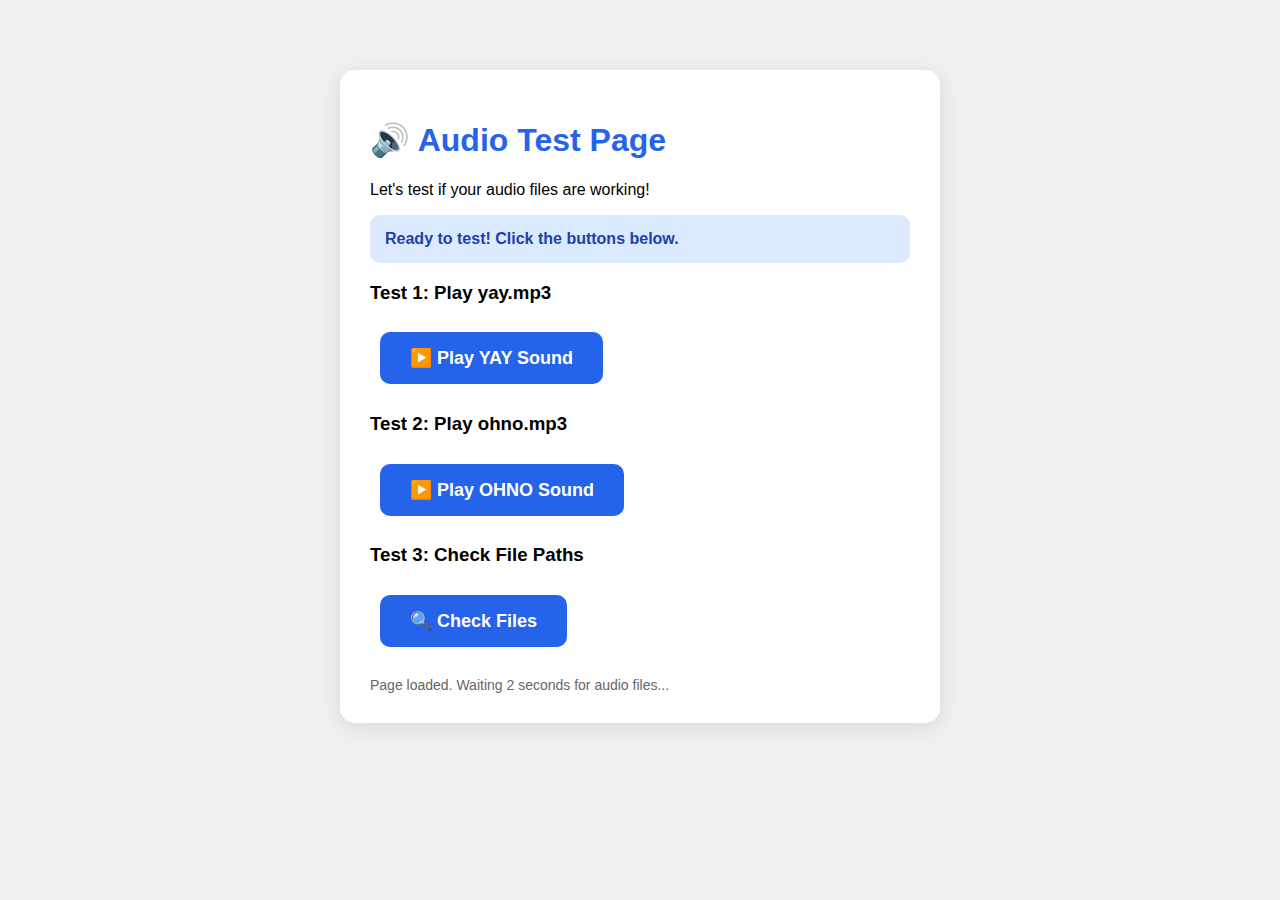
<file: cybersafeacademywebsite-updated/CyberHeroGame/audio-test.html>
<!DOCTYPE html>
<html lang="en">
<head>
    <meta charset="UTF-8">
    <meta name="viewport" content="width=device-width, initial-scale=1.0">
    <title>Audio Test - CyberSafe</title>
    <style>
        body {
            font-family: Arial, sans-serif;
            max-width: 600px;
            margin: 50px auto;
            padding: 20px;
            background: #f0f0f0;
        }
        .test-box {
            background: white;
            padding: 30px;
            border-radius: 15px;
            margin-bottom: 20px;
            box-shadow: 0 4px 20px rgba(0,0,0,0.1);
        }
        h1 {
            color: #2563EB;
        }
        button {
            background: #2563EB;
            color: white;
            border: none;
            padding: 15px 30px;
            font-size: 18px;
            border-radius: 10px;
            cursor: pointer;
            margin: 10px;
            font-weight: bold;
        }
        button:hover {
            background: #1D4ED8;
        }
        .status {
            padding: 15px;
            margin: 15px 0;
            border-radius: 10px;
            font-weight: bold;
        }
        .success {
            background: #D1FAE5;
            color: #065F46;
        }
        .error {
            background: #FEE2E2;
            color: #991B1B;
        }
        .info {
            background: #DBEAFE;
            color: #1E40AF;
        }
        .warning {
            background: #FEF3C7;
            color: #92400E;
        }
    </style>
</head>
<body>
    <div class="test-box">
        <h1>🔊 Audio Test Page</h1>
        <p>Let's test if your audio files are working!</p>
        
        <div id="status" class="status info">
            Ready to test! Click the buttons below.
        </div>

        <h3>Test 1: Play yay.mp3</h3>
        <button onclick="testYay()">▶️ Play YAY Sound</button>
        
        <h3>Test 2: Play ohno.mp3</h3>
        <button onclick="testOhno()">▶️ Play OHNO Sound</button>
        
        <h3>Test 3: Check File Paths</h3>
        <button onclick="checkPaths()">🔍 Check Files</button>
        
        <div id="details" style="margin-top: 20px; font-size: 14px; color: #666;"></div>
    </div>

    <!-- Audio elements -->
    <audio id="yaySound" preload="auto">
        <source src="yay.mp3" type="audio/mpeg">
    </audio>
    <audio id="ohnoSound" preload="auto">
        <source src="ohno.mp3" type="audio/mpeg">
    </audio>

    <script>
        const status = document.getElementById('status');
        const details = document.getElementById('details');

        function updateStatus(message, type) {
            status.className = 'status ' + type;
            status.textContent = message;
        }

        function addDetail(message) {
            details.innerHTML += message + '<br>';
        }

        function testYay() {
            updateStatus('Testing yay.mp3...', 'info');
            details.innerHTML = '';
            
            const audio = document.getElementById('yaySound');
            
            addDetail('🔍 Checking yay.mp3...');
            addDetail('File path: ' + audio.children[0].src);
            addDetail('Audio ready state: ' + audio.readyState);
            
            audio.play()
                .then(() => {
                    updateStatus('✅ YAY sound is playing!', 'success');
                    addDetail('✅ Audio playing successfully!');
                })
                .catch(error => {
                    updateStatus('❌ Error playing yay.mp3', 'error');
                    addDetail('❌ Error: ' + error.message);
                    addDetail('💡 Check: Is the file uploaded? Is the name correct?');
                });
        }

        function testOhno() {
            updateStatus('Testing ohno.mp3...', 'info');
            details.innerHTML = '';
            
            const audio = document.getElementById('ohnoSound');
            
            addDetail('🔍 Checking ohno.mp3...');
            addDetail('File path: ' + audio.children[0].src);
            addDetail('Audio ready state: ' + audio.readyState);
            
            audio.play()
                .then(() => {
                    updateStatus('✅ OHNO sound is playing!', 'success');
                    addDetail('✅ Audio playing successfully!');
                })
                .catch(error => {
                    updateStatus('❌ Error playing ohno.mp3', 'error');
                    addDetail('❌ Error: ' + error.message);
                    addDetail('💡 Check: Is the file uploaded? Is the name correct?');
                });
        }

        function checkPaths() {
            updateStatus('Checking file paths...', 'info');
            details.innerHTML = '';
            
            const yayAudio = document.getElementById('yaySound');
            const ohnoAudio = document.getElementById('ohnoSound');
            
            addDetail('<strong>File Check:</strong>');
            addDetail('yay.mp3 path: ' + yayAudio.children[0].src);
            addDetail('yay.mp3 ready state: ' + yayAudio.readyState + ' (4 = loaded)');
            addDetail('');
            addDetail('ohno.mp3 path: ' + ohnoAudio.children[0].src);
            addDetail('ohno.mp3 ready state: ' + ohnoAudio.readyState + ' (4 = loaded)');
            addDetail('');
            addDetail('<strong>What the numbers mean:</strong>');
            addDetail('0 = HAVE_NOTHING (file not found)');
            addDetail('1 = HAVE_METADATA (file found, loading...)');
            addDetail('4 = HAVE_ENOUGH_DATA (ready to play!)');
            
            if (yayAudio.readyState === 0 || ohnoAudio.readyState === 0) {
                updateStatus('⚠️ Audio files not loading!', 'warning');
                addDetail('');
                addDetail('❌ Files might be missing or paths are wrong!');
            } else if (yayAudio.readyState === 4 && ohnoAudio.readyState === 4) {
                updateStatus('✅ Both files are loaded and ready!', 'success');
            } else {
                updateStatus('⏳ Files are loading...', 'info');
            }
        }

        // Auto-check on page load
        window.addEventListener('load', () => {
            setTimeout(() => {
                addDetail('Page loaded. Waiting 2 seconds for audio files...');
                setTimeout(checkPaths, 2000);
            }, 100);
        });
    </script>
</body>
</html>
</file>
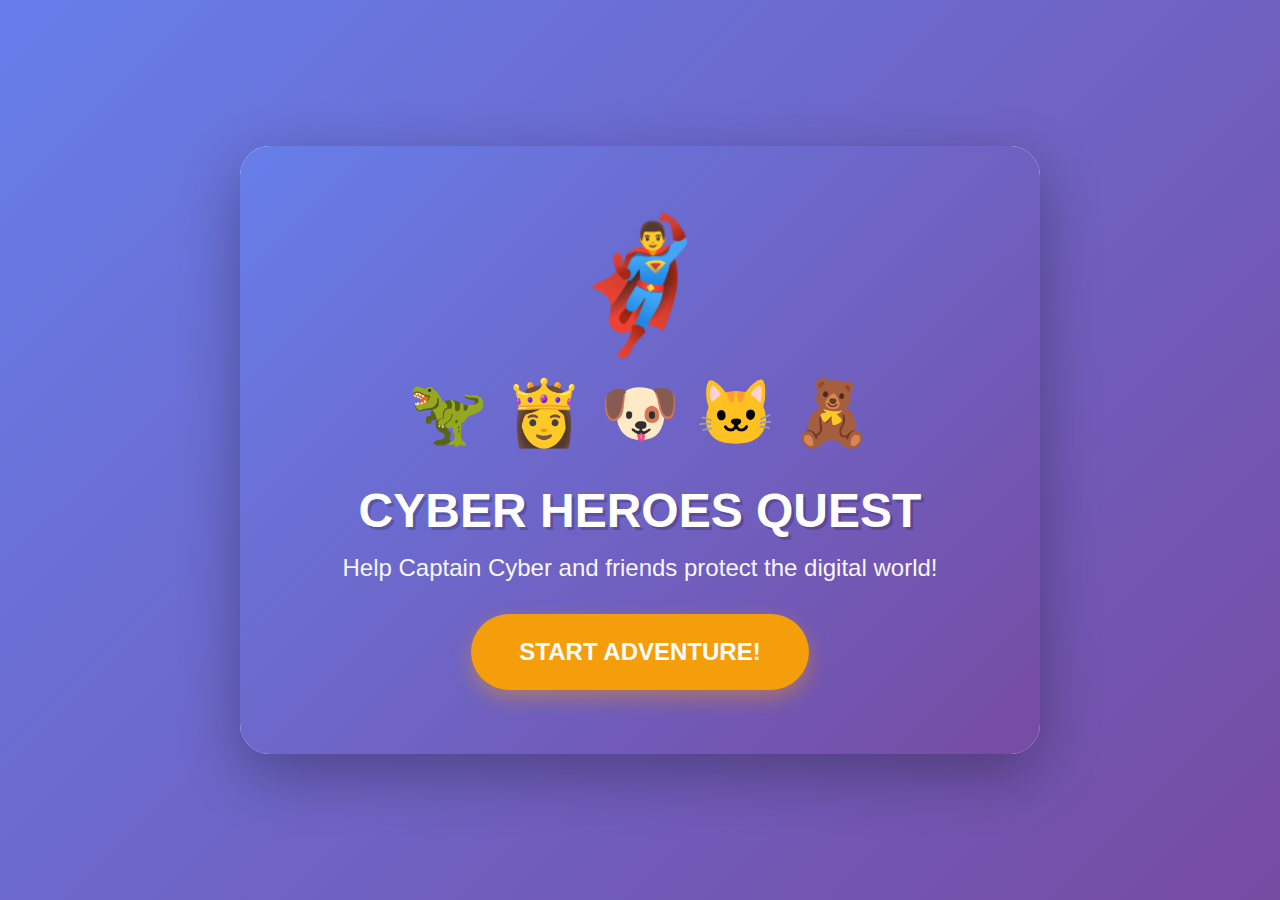
<file: cybersafeacademywebsite-updated/CyberHeroGame/cyber-heroes-game.html>
<!DOCTYPE html>
<html lang="en">
<head>
    <meta charset="UTF-8">
    <meta name="viewport" content="width=device-width, initial-scale=1.0">
    <title>Cyber Heroes Quest - CyberSafe Academy</title>
    <style>
        * {
            margin: 0;
            padding: 0;
            box-sizing: border-box;
        }

        body {
            font-family: 'Comic Sans MS', 'Arial Rounded MT Bold', sans-serif;
            background: linear-gradient(135deg, #667eea 0%, #764ba2 100%);
            min-height: 100vh;
            display: flex;
            justify-content: center;
            align-items: center;
            overflow-x: hidden;
        }

        .game-container {
            width: 90%;
            max-width: 800px;
            background: white;
            border-radius: 30px;
            box-shadow: 0 20px 60px rgba(0, 0, 0, 0.3);
            overflow: hidden;
            position: relative;
        }

        /* Splash Screen */
        .splash-screen {
            padding: 4rem 2rem;
            text-align: center;
            background: linear-gradient(135deg, #667eea 0%, #764ba2 100%);
            color: white;
        }

        .character-squad {
            display: flex;
            justify-content: center;
            gap: 1rem;
            margin-bottom: 2rem;
            flex-wrap: wrap;
        }

        .character {
            font-size: 4rem;
            animation: bounce 2s infinite;
        }

        .character:nth-child(1) { animation-delay: 0s; }
        .character:nth-child(2) { animation-delay: 0.2s; }
        .character:nth-child(3) { animation-delay: 0.4s; }
        .character:nth-child(4) { animation-delay: 0.6s; }
        .character:nth-child(5) { animation-delay: 0.8s; }
        .character:nth-child(6) { animation-delay: 1s; }

        .captain-cyber {
            font-size: 8rem;
            animation: bounce 2s infinite;
            margin-bottom: 1rem;
        }

        @keyframes bounce {
            0%, 100% { transform: translateY(0); }
            50% { transform: translateY(-20px); }
        }

        /* Back Button */
        .back-button {
            position: fixed;
            top: 20px;
            left: 20px;
            width: 50px;
            height: 50px;
            background: white;
            border-radius: 50%;
            display: flex;
            align-items: center;
            justify-content: center;
            cursor: pointer;
            box-shadow: 0 4px 15px rgba(0, 0, 0, 0.2);
            transition: all 0.3s;
            z-index: 1000;
            border: 3px solid #667eea;
        }

        .back-button:hover {
            transform: scale(1.1);
            box-shadow: 0 6px 20px rgba(0, 0, 0, 0.3);
        }

        .back-button svg {
            width: 24px;
            height: 24px;
        }

        .splash-screen .back-button {
            display: none;
        }

        .splash-title {
            font-size: 3rem;
            font-weight: 900;
            margin-bottom: 1rem;
            text-shadow: 3px 3px 0 rgba(0,0,0,0.2);
        }

        .splash-subtitle {
            font-size: 1.5rem;
            margin-bottom: 2rem;
            opacity: 0.95;
        }

        .btn-start {
            background: #F59E0B;
            color: white;
            border: none;
            padding: 1.5rem 3rem;
            font-size: 1.5rem;
            font-weight: 900;
            border-radius: 50px;
            cursor: pointer;
            transition: all 0.3s;
            box-shadow: 0 8px 20px rgba(245, 158, 11, 0.4);
            text-transform: uppercase;
        }

        .btn-start:hover {
            transform: translateY(-5px);
            box-shadow: 0 12px 30px rgba(245, 158, 11, 0.6);
        }

        /* Level Selection */
        .level-selection {
            padding: 3rem 2rem;
            text-align: center;
            display: none;
        }

        .level-title {
            font-size: 2.5rem;
            color: #1E293B;
            margin-bottom: 2rem;
            font-weight: 900;
        }

        .levels-grid {
            display: grid;
            grid-template-columns: repeat(auto-fit, minmax(200px, 1fr));
            gap: 2rem;
            margin-bottom: 2rem;
        }

        .level-card {
            background: linear-gradient(135deg, #667eea 0%, #764ba2 100%);
            color: white;
            padding: 2rem;
            border-radius: 20px;
            cursor: pointer;
            transition: all 0.3s;
            border: 4px solid transparent;
        }

        .level-card:hover {
            transform: translateY(-10px);
            border-color: #F59E0B;
            box-shadow: 0 15px 40px rgba(0, 0, 0, 0.3);
        }

        .level-icon {
            font-size: 4rem;
            margin-bottom: 1rem;
        }

        .level-name {
            font-size: 1.5rem;
            font-weight: 700;
        }

        /* Quiz Screen */
        .quiz-screen {
            padding: 2rem;
            display: none;
        }

        .quiz-header {
            display: flex;
            justify-content: space-between;
            align-items: center;
            margin-bottom: 2rem;
            padding: 1rem;
            background: #F8FAFC;
            border-radius: 15px;
        }

        .score-display {
            font-size: 1.5rem;
            font-weight: 900;
            color: #667eea;
        }

        .question-counter {
            font-size: 1.25rem;
            font-weight: 700;
            color: #64748b;
        }

        /* Snakes & Ladders Board */
        .board-container {
            margin-bottom: 2rem;
        }

        .board {
            display: grid;
            grid-template-columns: repeat(3, 1fr);
            gap: 0.75rem;
            max-width: 500px;
            margin: 0 auto 1rem;
            padding: 1.5rem;
            background: linear-gradient(135deg, #F8FAFC, #E2E8F0);
            border-radius: 20px;
            box-shadow: 0 10px 30px rgba(0, 0, 0, 0.1);
        }

        .board-square {
            aspect-ratio: 1;
            background: white;
            border-radius: 15px;
            display: flex;
            flex-direction: column;
            align-items: center;
            justify-content: center;
            position: relative;
            border: 3px solid transparent;
            transition: all 0.3s;
            font-size: 1.5rem;
        }

        .board-square.square-1 { background: linear-gradient(135deg, #DBEAFE, #93C5FD); }
        .board-square.square-2 { background: linear-gradient(135deg, #FED7AA, #FDBA74); }
        .board-square.square-3 { background: linear-gradient(135deg, #D9F99D, #BEF264); }
        .board-square.square-4 { background: linear-gradient(135deg, #FBCFE8, #F9A8D4); }
        .board-square.square-5 { background: linear-gradient(135deg, #FEF3C7, #FDE68A); }
        .board-square.square-6 { background: linear-gradient(135deg, #E9D5FF, #D8B4FE); }
        .board-square.square-7 { background: linear-gradient(135deg, #A5F3FC, #67E8F9); }
        .board-square.square-8 { background: linear-gradient(135deg, #FCA5A5, #F87171); }
        .board-square.square-9 { background: linear-gradient(135deg, #C7D2FE, #A5B4FC); }
        .board-square.square-10 { 
            background: linear-gradient(135deg, #FDE047, #FACC15);
            border-color: #F59E0B;
            border-width: 4px;
        }

        .board-square.active {
            border-color: #667eea;
            border-width: 4px;
            box-shadow: 0 0 20px rgba(102, 126, 234, 0.5);
            transform: scale(1.1);
        }

        .square-number {
            font-size: 1.25rem;
            font-weight: 900;
            color: #1E293B;
            position: absolute;
            top: 0.5rem;
            left: 0.5rem;
        }

        .square-icon {
            font-size: 2.5rem;
            animation: bounce 2s infinite;
        }

        .player-token {
            font-size: 2.5rem;
            animation: bounce 1s infinite;
            filter: drop-shadow(0 4px 8px rgba(0, 0, 0, 0.3));
        }

        .ladder-icon, .snake-icon {
            font-size: 2rem;
            position: absolute;
            bottom: 0.5rem;
            right: 0.5rem;
        }

        .ladder-icon {
            animation: wiggle 2s infinite;
        }

        .snake-icon {
            animation: slither 3s infinite;
        }

        @keyframes wiggle {
            0%, 100% { transform: rotate(-5deg); }
            50% { transform: rotate(5deg); }
        }

        @keyframes slither {
            0%, 100% { transform: translateX(0); }
            25% { transform: translateX(-3px); }
            75% { transform: translateX(3px); }
        }

        .board-legend {
            display: flex;
            justify-content: center;
            gap: 2rem;
            font-size: 0.875rem;
            color: #64748b;
            font-weight: 600;
        }

        .legend-item {
            display: flex;
            align-items: center;
            gap: 0.5rem;
        }

        .legend-item span {
            font-size: 1.5rem;
        }

        .question-card {
            background: #F8FAFC;
            padding: 2rem;
            border-radius: 20px;
            margin-bottom: 2rem;
            text-align: center;
        }

        .question-text {
            font-size: 1.75rem;
            font-weight: 700;
            color: #1E293B;
            margin-bottom: 2rem;
            line-height: 1.4;
        }

        .answers-grid {
            display: grid;
            grid-template-columns: repeat(2, 1fr);
            gap: 1rem;
        }

        .answer-btn {
            padding: 1.5rem;
            border: 4px solid transparent;
            border-radius: 15px;
            font-size: 1.25rem;
            font-weight: 700;
            cursor: pointer;
            transition: all 0.3s;
            text-align: center;
        }

        .answer-btn:hover:not(.disabled) {
            transform: scale(1.05);
            box-shadow: 0 8px 20px rgba(0, 0, 0, 0.2);
        }

        .answer-btn.red {
            background: #EF4444;
            color: white;
        }

        .answer-btn.blue {
            background: #3B82F6;
            color: white;
        }

        .answer-btn.yellow {
            background: #F59E0B;
            color: white;
        }

        .answer-btn.green {
            background: #10B981;
            color: white;
        }

        .answer-btn.correct {
            border-color: #10B981;
            animation: pulse 0.5s;
        }

        .answer-btn.wrong {
            border-color: #EF4444;
            animation: shake 0.5s;
        }

        .answer-btn.disabled {
            opacity: 0.5;
            cursor: not-allowed;
        }

        @keyframes pulse {
            0%, 100% { transform: scale(1); }
            50% { transform: scale(1.1); }
        }

        @keyframes shake {
            0%, 100% { transform: translateX(0); }
            25% { transform: translateX(-10px); }
            75% { transform: translateX(10px); }
        }

        /* Feedback Screen */
        .feedback-screen {
            position: fixed;
            top: 0;
            left: 0;
            width: 100%;
            height: 100%;
            display: none;
            justify-content: center;
            align-items: center;
            z-index: 1000;
        }

        .feedback-screen.correct {
            background: rgba(16, 185, 129, 0.95);
        }

        .feedback-screen.wrong {
            background: rgba(59, 130, 246, 0.95);
        }

        .feedback-content {
            text-align: center;
            color: white;
        }

        .feedback-emoji {
            font-size: 8rem;
            margin-bottom: 1rem;
            animation: bounce 0.5s;
        }

        .feedback-text {
            font-size: 3rem;
            font-weight: 900;
            margin-bottom: 1rem;
            text-shadow: 3px 3px 0 rgba(0,0,0,0.2);
        }

        .feedback-message {
            font-size: 1.5rem;
            margin-bottom: 2rem;
        }

        .feedback-tip {
            font-size: 1.25rem;
            background: rgba(255, 255, 255, 0.2);
            padding: 1rem 2rem;
            border-radius: 15px;
            margin: 0 auto;
            max-width: 600px;
        }

        /* Balloons */
        .balloon {
            position: fixed;
            bottom: -150px;
            width: 60px;
            height: 80px;
            border-radius: 50% 50% 50% 50% / 60% 60% 40% 40%;
            animation: floatUp 4s ease-in forwards;
            z-index: 999;
        }

        .balloon::before {
            content: '';
            position: absolute;
            bottom: -15px;
            left: 50%;
            transform: translateX(-50%);
            width: 2px;
            height: 50px;
            background: rgba(255, 255, 255, 0.5);
        }

        @keyframes floatUp {
            0% {
                bottom: -150px;
                opacity: 1;
            }
            100% {
                bottom: 120vh;
                opacity: 0;
            }
        }

        .balloon.wobble {
            animation: floatUp 4s ease-in forwards, wobble 2s ease-in-out infinite;
        }

        @keyframes wobble {
            0%, 100% { transform: translateX(0) rotate(-5deg); }
            50% { transform: translateX(20px) rotate(5deg); }
        }

        /* Confetti */
        .confetti {
            position: fixed;
            width: 10px;
            height: 10px;
            animation: confettiFall 3s ease-out forwards;
            z-index: 998;
        }

        @keyframes confettiFall {
            0% {
                top: -10px;
                opacity: 1;
                transform: rotate(0deg);
            }
            100% {
                top: 100vh;
                opacity: 0;
                transform: rotate(720deg);
            }
        }

        /* Score Screen */
        .score-screen {
            padding: 3rem 2rem;
            text-align: center;
            display: none;
        }

        .score-emoji {
            font-size: 8rem;
            animation: bounce 2s infinite;
        }

        .score-title {
            font-size: 3rem;
            color: #1E293B;
            font-weight: 900;
            margin: 1rem 0;
        }

        .final-score {
            font-size: 4rem;
            color: #667eea;
            font-weight: 900;
            margin: 1rem 0;
        }

        .score-message {
            font-size: 1.5rem;
            color: #64748b;
            margin-bottom: 2rem;
        }

        .btn-play-again {
            background: #667eea;
            color: white;
            border: none;
            padding: 1.25rem 2.5rem;
            font-size: 1.25rem;
            font-weight: 700;
            border-radius: 50px;
            cursor: pointer;
            transition: all 0.3s;
            margin: 0.5rem;
        }

        .btn-play-again:hover {
            transform: translateY(-5px);
            box-shadow: 0 10px 25px rgba(102, 126, 234, 0.4);
        }

        .hidden {
            display: none !important;
        }

        /* Responsive */
        @media (max-width: 768px) {
            .splash-title {
                font-size: 2rem;
            }

            .captain-cyber {
                font-size: 5rem;
            }

            .answers-grid {
                grid-template-columns: 1fr;
            }

            .question-text {
                font-size: 1.25rem;
            }

            .feedback-text {
                font-size: 2rem;
            }
        }
    </style>
</head>
<body>
    <div class="game-container">
        <!-- Splash Screen -->
        <div class="splash-screen" id="splashScreen">
            <div class="captain-cyber">🦸‍♂️</div>
            <div class="character-squad">
                <div class="character">🦖</div>
                <div class="character">👸</div>
                <div class="character">🐶</div>
                <div class="character">🐱</div>
                <div class="character">🧸</div>
            </div>
            <h1 class="splash-title">CYBER HEROES QUEST</h1>
            <p class="splash-subtitle">Help Captain Cyber and friends protect the digital world!</p>
            <button class="btn-start" onclick="startGame()">START ADVENTURE!</button>
        </div>

        <!-- Level Selection -->
        <div class="level-selection" id="levelSelection">
            <div class="back-button" onclick="backToHome()" title="Back to Website">
                <svg viewBox="0 0 24 24" fill="none" stroke="#667eea" stroke-width="3">
                    <path d="M19 12H5M5 12L12 19M5 12L12 5" stroke-linecap="round" stroke-linejoin="round"/>
                </svg>
            </div>
            <h2 class="level-title">Choose Your Quest!</h2>
            <div class="levels-grid">
                <div class="level-card" onclick="selectLevel('password')">
                    <div class="level-icon">🔐</div>
                    <div class="level-name">Password Protector</div>
                </div>
                <div class="level-card" onclick="selectLevel('phishing')">
                    <div class="level-icon">🎣</div>
                    <div class="level-name">Phishing Detector</div>
                </div>
                <div class="level-card" onclick="selectLevel('wifi')">
                    <div class="level-icon">🌐</div>
                    <div class="level-name">Wi-Fi Warrior</div>
                </div>
            </div>
        </div>

        <!-- Quiz Screen -->
        <div class="quiz-screen" id="quizScreen">
            <div class="back-button" onclick="backToLevels()" title="Back to Levels">
                <svg viewBox="0 0 24 24" fill="none" stroke="#667eea" stroke-width="3">
                    <path d="M19 12H5M5 12L12 19M5 12L12 5" stroke-linecap="round" stroke-linejoin="round"/>
                </svg>
            </div>
            <div class="quiz-header">
                <div class="score-display">⭐ <span id="scoreDisplay">0</span> points</div>
                <div class="question-counter">Question <span id="questionNumber">1</span>/10</div>
            </div>
            
            <!-- Snakes & Ladders Board -->
            <div class="board-container">
                <div class="board">
                    <!-- Row 3: Squares 10, 9, 8 -->
                    <div class="board-square square-10" data-square="10">
                        <div class="square-number">10</div>
                        <div class="square-icon">🏆</div>
                    </div>
                    <div class="board-square square-9" data-square="9">
                        <div class="square-number">9</div>
                    </div>
                    <div class="board-square square-8" data-square="8">
                        <div class="square-number">8</div>
                        <div class="snake-icon">🐍</div>
                    </div>
                    
                    <!-- Row 2: Squares 7, 6, 5 -->
                    <div class="board-square square-7" data-square="7">
                        <div class="square-number">7</div>
                    </div>
                    <div class="board-square square-6" data-square="6">
                        <div class="square-number">6</div>
                    </div>
                    <div class="board-square square-5" data-square="5">
                        <div class="square-number">5</div>
                        <div class="ladder-icon">🪜</div>
                    </div>
                    
                    <!-- Row 1: Squares 4, 3, 2, 1 -->
                    <div class="board-square square-4" data-square="4">
                        <div class="square-number">4</div>
                    </div>
                    <div class="board-square square-3" data-square="3">
                        <div class="square-number">3</div>
                        <div class="ladder-icon">🪜</div>
                    </div>
                    <div class="board-square square-2" data-square="2">
                        <div class="square-number">2</div>
                    </div>
                    <div class="board-square square-1 active" data-square="1">
                        <div class="square-number">1</div>
                        <div class="player-token" id="playerToken">🦸‍♂️</div>
                    </div>
                </div>
                <div class="board-legend">
                    <div class="legend-item"><span>🪜</span> Ladder - Jump ahead!</div>
                    <div class="legend-item"><span>🐍</span> Snake - Slide back!</div>
                </div>
            </div>
            
            <div class="question-card">
                <div class="question-text" id="questionText"></div>
                <div class="answers-grid" id="answersGrid"></div>
            </div>
        </div>

        <!-- Score Screen -->
        <div class="score-screen" id="scoreScreen">
            <div class="back-button" onclick="backToLevels()" title="Back to Levels">
                <svg viewBox="0 0 24 24" fill="none" stroke="#667eea" stroke-width="3">
                    <path d="M19 12H5M5 12L12 19M5 12L12 5" stroke-linecap="round" stroke-linejoin="round"/>
                </svg>
            </div>
            <div class="score-emoji" id="scoreEmoji">🏆</div>
            <h2 class="score-title" id="scoreTitle">Amazing Job!</h2>
            <div class="final-score"><span id="finalScore">0</span> / 100</div>
            <p class="score-message" id="scoreMessage">You're a true Cyber Hero!</p>
            <button class="btn-play-again" onclick="playAgain()">Play Again</button>
            <button class="btn-play-again" onclick="backToLevels()">Choose New Quest</button>
        </div>
    </div>

    <!-- Feedback Screen -->
    <div class="feedback-screen" id="feedbackScreen">
        <div class="feedback-content">
            <div class="feedback-emoji" id="feedbackEmoji"></div>
            <div class="feedback-text" id="feedbackText"></div>
            <div class="feedback-message" id="feedbackMessage"></div>
            <div class="feedback-tip" id="feedbackTip"></div>
        </div>
    </div>

    <!-- Audio Elements -->
    <audio id="correctSound" preload="auto">
        <source src="/CyberHeroGame/yay.mp3" type="audio/mpeg">
    </audio>
    <audio id="wrongSound" preload="auto">
        <source src="/CyberHeroGame/ohno.mp3" type="audio/mpeg">
    </audio>

    <script src="game.js"></script>
</body>
</html>
</file>
<file: styles.css>
/* Reset and Base Styles */
* {
    margin: 0;
    padding: 0;
    box-sizing: border-box;
}

/* Beta Banner */
.beta-banner {
    background: linear-gradient(135deg, #2563EB 0%, #06B6D4 100%);
    color: white;
    padding: 0.75rem 0;
    text-align: center;
    font-size: 0.9rem;
    position: fixed;
    top: 0;
    left: 0;
    right: 0;
    z-index: 1001;
    box-shadow: 0 2px 8px rgba(0,0,0,0.1);
}

.beta-container {
    display: flex;
    align-items: center;
    justify-content: center;
    gap: 1rem;
    flex-wrap: wrap;
    padding: 0 1rem;
}

.beta-badge {
    background: rgba(255, 255, 255, 0.25);
    padding: 0.25rem 0.75rem;
    border-radius: 20px;
    font-weight: 600;
    font-size: 0.85rem;
}

.beta-text {
    font-size: 0.9rem;
    font-weight: 500;
}

/* Adjust navbar to account for beta banner */
.navbar {
    top: 48px;
}

/* Adjust body to account for both beta banner and navbar */
body {
    padding-top: 120px;
}

@media (max-width: 768px) {
    .beta-banner {
        font-size: 0.8rem;
        padding: 0.6rem 0;
    }
    
    .beta-container {
        gap: 0.5rem;
    }
    
    .beta-badge {
        font-size: 0.75rem;
        padding: 0.2rem 0.6rem;
    }
    
    .beta-text {
        font-size: 0.75rem;
    }
    
    .navbar {
        top: 42px;
    }
    
    body {
        padding-top: 110px;
    }
}

:root {
    /* Colors */
    --primary-blue: #2563EB;
    --dark-navy: #1E293B;
    --light-blue: #DBEAFE;
    --cyan: #06B6D4;
    --green: #10B981;
    --orange: #F59E0B;
    --purple: #8B5CF6;
    --gradient-start: #2563EB;
    --gradient-end: #06B6D4;
    
    /* Typography */
    --font-main: 'Inter', -apple-system, BlinkMacSystemFont, 'Segoe UI', sans-serif;
    
    /* Spacing */
    --spacing-xs: 0.5rem;
    --spacing-sm: 1rem;
    --spacing-md: 1.5rem;
    --spacing-lg: 2rem;
    --spacing-xl: 3rem;
    --spacing-2xl: 4rem;
    
    /* Transitions */
    --transition-fast: 0.2s ease;
    --transition-base: 0.3s ease;
    --transition-slow: 0.5s ease;
}

body {
    font-family: var(--font-main);
    color: #1f2937;
    line-height: 1.6;
    overflow-x: hidden;
    background: #ffffff;
}

img {
    max-width: 100%;
    height: auto;
    display: block;
}

a {
    text-decoration: none;
    color: inherit;
}

.container {
    max-width: 1200px;
    margin: 0 auto;
    padding: 0 var(--spacing-md);
}

/* Navigation */
.navbar {
    position: fixed;
    top: 0;
    left: 0;
    right: 0;
    background: rgba(255, 255, 255, 0.95);
    backdrop-filter: blur(10px);
    box-shadow: 0 1px 3px rgba(0, 0, 0, 0.1);
    z-index: 1000;
    padding: var(--spacing-sm) 0;
}

.nav-container {
    max-width: 1400px;
    margin: 0 auto;
    padding: 0 var(--spacing-md);
    display: flex;
    align-items: center;
    justify-content: space-between;
    gap: var(--spacing-lg);
}

.logo {
    display: flex;
    align-items: center;
    gap: 0.75rem;
    cursor: pointer;
}

.logo-icon svg {
    display: block;
}

.logo-text {
    display: flex;
    flex-direction: column;
    line-height: 1.2;
}

.logo-main {
    font-size: 1.25rem;
    font-weight: 700;
    color: var(--dark-navy);
}

.logo-sub {
    font-size: 0.75rem;
    font-weight: 500;
    color: #64748b;
    letter-spacing: 0.1em;
}

.nav-menu {
    display: flex;
    list-style: none;
    gap: var(--spacing-sm);
    margin: 0;
    padding: 0;
}

.nav-link {
    padding: 0.5rem 1rem;
    border-radius: 0.5rem;
    font-weight: 500;
    font-size: 0.95rem;
    color: #475569;
    transition: all var(--transition-base);
    white-space: nowrap;
}

.nav-link:hover {
    color: var(--primary-blue);
    background: var(--light-blue);
}

.nav-link.active {
    background: var(--dark-navy);
    color: white;
}

.btn-primary {
    background: var(--primary-blue);
    color: white;
    padding: 0.75rem 1.5rem;
    border-radius: 0.5rem;
    font-weight: 600;
    font-size: 0.95rem;
    transition: all var(--transition-base);
    display: inline-flex;
    align-items: center;
    gap: 0.5rem;
    border: none;
    cursor: pointer;
    white-space: nowrap;
}

.btn-primary:hover {
    background: #1d4ed8;
    transform: translateY(-2px);
    box-shadow: 0 10px 25px rgba(37, 99, 235, 0.3);
}

.mobile-menu-toggle {
    display: none;
    flex-direction: column;
    gap: 0.375rem;
    cursor: pointer;
    padding: 0.5rem;
    -webkit-tap-highlight-color: transparent;
    touch-action: manipulation;
    position: relative;
    z-index: 1001;
}

.mobile-menu-toggle span {
    width: 28px;
    height: 3px;
    background: var(--dark-navy);
    transition: all 0.3s ease;
    border-radius: 2px;
}

/* Hero Section */
.hero-section {
    padding: 8rem 0 4rem;
    position: relative;
    overflow: hidden;
}

.hero-content {
    display: grid;
    grid-template-columns: 1fr 1fr;
    gap: 4rem;
    align-items: center;
}

.hero-badge {
    display: inline-flex;
    align-items: center;
    gap: 0.5rem;
    background: var(--light-blue);
    color: var(--primary-blue);
    padding: 0.5rem 1rem;
    border-radius: 2rem;
    font-size: 0.875rem;
    font-weight: 600;
    margin-bottom: var(--spacing-md);
}

.hero-title {
    font-size: 3.5rem;
    font-weight: 800;
    line-height: 1.1;
    color: var(--dark-navy);
    margin-bottom: var(--spacing-md);
}

.gradient-text {
    background: linear-gradient(135deg, var(--gradient-start), var(--gradient-end));
    -webkit-background-clip: text;
    -webkit-text-fill-color: transparent;
    background-clip: text;
}

.hero-description {
    font-size: 1.125rem;
    color: #64748b;
    margin-bottom: var(--spacing-xl);
    max-width: 540px;
}

.hero-buttons {
    display: flex;
    gap: var(--spacing-md);
    flex-wrap: wrap;
}

.btn-large {
    padding: 1rem 2rem;
    font-size: 1.05rem;
}

.btn-secondary {
    background: white;
    color: var(--dark-navy);
    border: 2px solid #e2e8f0;
    padding: 1rem 2rem;
    border-radius: 0.5rem;
    font-weight: 600;
    display: inline-flex;
    align-items: center;
    gap: 0.5rem;
    transition: all var(--transition-base);
}

.btn-secondary:hover {
    border-color: var(--primary-blue);
    color: var(--primary-blue);
    transform: translateY(-2px);
}

/* Hero Image Card */
.hero-image {
    position: relative;
    padding: 2rem;
}

.hero-card {
    position: relative;
    border-radius: 1.5rem;
    overflow: hidden;
    box-shadow: 0 25px 50px -12px rgba(0, 0, 0, 0.25);
    animation: float 6s ease-in-out infinite;
}

@keyframes float {
    0%, 100% { transform: translateY(0px); }
    50% { transform: translateY(-20px); }
}

.card-image {
    width: 100%;
    height: auto;
    display: block;
}

.floating-badge {
    position: absolute;
    background: white;
    padding: 1rem;
    border-radius: 1rem;
    box-shadow: 0 10px 30px rgba(0, 0, 0, 0.15);
    display: flex;
    align-items: center;
    gap: 0.75rem;
    animation: fadeInUp 0.8s ease;
}

.badge-1 {
    top: 8%;
    left: -5%;
    animation-delay: 0.3s;
}

.badge-2 {
    top: 40%;
    right: -5%;
    animation-delay: 0.6s;
}

@keyframes fadeInUp {
    from {
        opacity: 0;
        transform: translateY(30px);
    }
    to {
        opacity: 1;
        transform: translateY(0);
    }
}

.badge-title {
    font-weight: 600;
    font-size: 0.875rem;
    color: var(--dark-navy);
}

.badge-subtitle {
    font-size: 0.75rem;
    color: #64748b;
}

.progress-bar {
    position: absolute;
    bottom: 1.5rem;
    left: 1.5rem;
    right: 1.5rem;
    background: white;
    padding: 1rem;
    border-radius: 1rem;
    box-shadow: 0 10px 30px rgba(0, 0, 0, 0.15);
}

.progress-label {
    display: flex;
    align-items: center;
    gap: 0.5rem;
    font-size: 0.875rem;
    font-weight: 600;
    margin-bottom: 0.5rem;
}

.progress-track {
    height: 8px;
    background: #e2e8f0;
    border-radius: 1rem;
    overflow: hidden;
}

.progress-fill {
    height: 100%;
    background: linear-gradient(90deg, var(--primary-blue), var(--cyan));
    border-radius: 1rem;
    animation: progressGrow 2s ease;
}

@keyframes progressGrow {
    from { width: 0; }
}

.base64-badge {
    position: absolute;
    bottom: -1rem;
    right: 1rem;
    background: var(--dark-navy);
    color: white;
    padding: 0.5rem 1rem;
    border-radius: 0.5rem;
    font-size: 0.875rem;
    font-weight: 500;
    display: flex;
    align-items: center;
    gap: 0.5rem;
}

.hero-decoration {
    position: absolute;
    top: 0;
    right: 0;
    width: 50%;
    height: 100%;
    pointer-events: none;
    z-index: -1;
}

.decoration-circle {
    position: absolute;
    border-radius: 50%;
    opacity: 0.1;
}

.circle-1 {
    width: 600px;
    height: 600px;
    background: var(--primary-blue);
    top: -200px;
    right: -200px;
}

.circle-2 {
    width: 400px;
    height: 400px;
    background: var(--cyan);
    top: 100px;
    right: 100px;
}

/* Features Section */
.features-section {
    padding: 6rem 0;
    background: #f8fafc;
}

.section-header {
    text-align: center;
    max-width: 700px;
    margin: 0 auto 4rem;
}

.section-badge {
    display: inline-flex;
    align-items: center;
    gap: 0.5rem;
    background: var(--light-blue);
    color: var(--primary-blue);
    padding: 0.5rem 1rem;
    border-radius: 2rem;
    font-size: 0.875rem;
    font-weight: 600;
    margin-bottom: var(--spacing-md);
}

.section-title {
    font-size: 2.75rem;
    font-weight: 800;
    line-height: 1.2;
    color: var(--dark-navy);
    margin-bottom: var(--spacing-md);
}

.section-description {
    font-size: 1.125rem;
    color: #64748b;
}

.features-grid {
    display: grid;
    grid-template-columns: repeat(auto-fit, minmax(300px, 1fr));
    gap: var(--spacing-lg);
}

.feature-card {
    background: white;
    padding: 2rem;
    border-radius: 1rem;
    transition: all var(--transition-base);
    border: 1px solid #e2e8f0;
}

.feature-card:hover {
    transform: translateY(-8px);
    box-shadow: 0 20px 40px rgba(0, 0, 0, 0.1);
}

.feature-icon {
    width: 56px;
    height: 56px;
    border-radius: 0.75rem;
    display: flex;
    align-items: center;
    justify-content: center;
    margin-bottom: var(--spacing-md);
    transition: all var(--transition-base);
}

.feature-icon.blue {
    background: var(--light-blue);
    color: var(--primary-blue);
}

.feature-icon.cyan {
    background: #CFFAFE;
    color: var(--cyan);
}

.feature-icon.green {
    background: #D1FAE5;
    color: var(--green);
}

.feature-icon.orange {
    background: #FEF3C7;
    color: var(--orange);
}

.feature-icon.purple {
    background: #EDE9FE;
    color: var(--purple);
}

.feature-card:hover .feature-icon {
    transform: scale(1.1) rotate(5deg);
}

.feature-title {
    font-size: 1.25rem;
    font-weight: 700;
    color: var(--dark-navy);
    margin-bottom: 0.75rem;
}

.feature-description {
    color: #64748b;
    line-height: 1.6;
}

/* Education Section */
.education-section {
    padding: 6rem 0;
}

.education-content {
    display: grid;
    grid-template-columns: 1fr 1fr;
    gap: 4rem;
    align-items: center;
}

.education-image {
    position: relative;
}

.community-image {
    width: 100%;
    border-radius: 1.5rem;
    box-shadow: 0 25px 50px -12px rgba(0, 0, 0, 0.25);
}

.image-badge {
    position: absolute;
    bottom: 2rem;
    left: 2rem;
    background: var(--primary-blue);
    color: white;
    padding: 1rem 1.5rem;
    border-radius: 1rem;
    display: flex;
    align-items: center;
    gap: 0.75rem;
    font-weight: 600;
    box-shadow: 0 10px 30px rgba(37, 99, 235, 0.3);
}

.education-text .section-title {
    text-align: left;
    margin-bottom: var(--spacing-lg);
}

.benefits-list {
    display: flex;
    flex-direction: column;
    gap: var(--spacing-md);
    margin-top: var(--spacing-xl);
}

.benefit-item {
    display: flex;
    gap: 1rem;
}

.benefit-item h4 {
    font-size: 1.125rem;
    font-weight: 700;
    color: var(--dark-navy);
    margin-bottom: 0.25rem;
}

.benefit-item p {
    color: #64748b;
}

/* CTA Section */
.cta-section {
    padding: 6rem 0;
    position: relative;
    background: linear-gradient(135deg, var(--primary-blue) 0%, var(--cyan) 100%);
    overflow: hidden;
}

.cta-content {
    display: grid;
    grid-template-columns: 1.2fr 0.8fr;
    gap: 4rem;
    align-items: center;
    position: relative;
    z-index: 1;
}

.cta-badge {
    display: inline-flex;
    align-items: center;
    gap: 0.5rem;
    background: rgba(255, 255, 255, 0.2);
    color: white;
    padding: 0.5rem 1rem;
    border-radius: 2rem;
    font-size: 0.875rem;
    font-weight: 600;
    margin-bottom: var(--spacing-md);
}

.cta-title {
    font-size: 3rem;
    font-weight: 800;
    line-height: 1.2;
    color: white;
    margin-bottom: var(--spacing-md);
}

.cta-description {
    font-size: 1.125rem;
    color: rgba(255, 255, 255, 0.9);
    margin-bottom: var(--spacing-xl);
}

.cta-features {
    list-style: none;
    display: flex;
    flex-direction: column;
    gap: var(--spacing-md);
    margin-bottom: var(--spacing-xl);
}

.cta-features li {
    display: flex;
    align-items: center;
    gap: 0.75rem;
    color: white;
    font-weight: 500;
}

.btn-white {
    background: white;
    color: var(--primary-blue);
}

.btn-white:hover {
    background: #f1f5f9;
    transform: translateY(-2px);
    box-shadow: 0 10px 30px rgba(0, 0, 0, 0.2);
}

.course-card {
    background: rgba(255, 255, 255, 0.15);
    backdrop-filter: blur(20px);
    border: 1px solid rgba(255, 255, 255, 0.2);
    padding: 2rem;
    border-radius: 1.5rem;
    color: white;
}

.course-icon {
    margin-bottom: var(--spacing-md);
}

.course-label {
    display: inline-block;
    background: rgba(255, 255, 255, 0.2);
    padding: 0.25rem 0.75rem;
    border-radius: 0.5rem;
    font-size: 0.875rem;
    font-weight: 600;
    margin-bottom: 0.5rem;
}

.course-info h4 {
    font-size: 1.5rem;
    font-weight: 700;
    margin-bottom: 0.75rem;
}

.course-meta {
    display: flex;
    gap: var(--spacing-md);
    font-size: 0.875rem;
    opacity: 0.9;
    margin-bottom: var(--spacing-lg);
}

.course-modules {
    display: flex;
    flex-direction: column;
    gap: 0.5rem;
}

.module-item {
    background: rgba(255, 255, 255, 0.1);
    padding: 0.75rem;
    border-radius: 0.5rem;
    font-size: 0.875rem;
}

.cta-gradient {
    position: absolute;
    top: 0;
    right: 0;
    width: 50%;
    height: 100%;
    background: radial-gradient(circle at 100% 0%, rgba(255, 255, 255, 0.1) 0%, transparent 50%);
    pointer-events: none;
}

/* Footer */
.footer {
    background: var(--dark-navy);
    color: white;
    padding: 4rem 0 2rem;
}

.footer-content {
    display: grid;
    grid-template-columns: 1.5fr 1fr 1fr;
    gap: 3rem;
    margin-bottom: 3rem;
}

.footer-logo {
    display: flex;
    align-items: center;
    gap: 0.75rem;
    margin-bottom: var(--spacing-md);
}

.footer-description {
    color: #94a3b8;
    line-height: 1.6;
}

.footer-title {
    font-size: 1.125rem;
    font-weight: 700;
    margin-bottom: var(--spacing-md);
}

.footer-links {
    list-style: none;
    display: flex;
    flex-direction: column;
    gap: 0.75rem;
}

.footer-links a {
    color: #94a3b8;
    transition: color var(--transition-base);
}

.footer-links a:hover {
    color: white;
}

.footer-contact {
    list-style: none;
    display: flex;
    flex-direction: column;
    gap: var(--spacing-md);
}

.footer-contact li {
    display: flex;
    align-items: center;
    gap: 0.75rem;
    color: #94a3b8;
}

.footer-bottom {
    padding-top: 2rem;
    border-top: 1px solid rgba(255, 255, 255, 0.1);
    display: flex;
    justify-content: space-between;
    align-items: center;
}

.footer-social {
    display: flex;
    gap: var(--spacing-md);
}

.footer-social a {
    width: 40px;
    height: 40px;
    border-radius: 0.5rem;
    background: rgba(255, 255, 255, 0.1);
    display: flex;
    align-items: center;
    justify-content: center;
    transition: all var(--transition-base);
}

.footer-social a:hover {
    background: var(--primary-blue);
    transform: translateY(-3px);
}

/* Responsive Design */
@media (max-width: 1024px) {
    .nav-menu {
        display: none;
        position: fixed;
        top: 80px;
        left: 0;
        right: 0;
        background: white;
        flex-direction: column;
        padding: 2rem;
        box-shadow: 0 10px 30px rgba(0, 0, 0, 0.1);
        z-index: 999;
        max-height: calc(100vh - 80px);
        overflow-y: auto;
    }
    
    .nav-menu.active {
        display: flex;
    }
    
    .nav-menu li {
        margin: 0;
        padding: 0.75rem 0;
        border-bottom: 1px solid #e5e7eb;
    }
    
    .nav-menu li:last-child {
        border-bottom: none;
    }
    
    .nav-link {
        display: block;
        padding: 0.5rem 0;
        font-size: 1.125rem;
    }
    
    .mobile-menu-toggle {
        display: flex;
        z-index: 1000;
    }
    
    .mobile-menu-toggle.active span:nth-child(1) {
        transform: rotate(45deg) translate(6px, 6px);
    }
    
    .mobile-menu-toggle.active span:nth-child(2) {
        opacity: 0;
    }
    
    .mobile-menu-toggle.active span:nth-child(3) {
        transform: rotate(-45deg) translate(6px, -6px);
    }
    
    .btn-primary {
        width: 100%;
        justify-content: center;
        margin-top: 1rem;
    }
    
    .hero-content,
    .education-content,
    .cta-content {
        grid-template-columns: 1fr;
        gap: 3rem;
    }
    
    .hero-title {
        font-size: 2.5rem;
    }
    
    .section-title {
        font-size: 2rem;
    }
    
    .cta-title {
        font-size: 2.25rem;
    }
    
    .features-grid {
        grid-template-columns: 1fr;
    }
    
    .footer-content {
        grid-template-columns: 1fr;
        gap: 2rem;
    }
}

@media (max-width: 640px) {
    .hero-section {
        padding: 6rem 0 3rem;
    }
    
    .hero-title {
        font-size: 2rem;
    }
    
    .hero-buttons {
        flex-direction: column;
        width: 100%;
    }
    
    .hero-buttons .btn-large {
        width: 100%;
        justify-content: center;
    }
    
    .section-title {
        font-size: 1.75rem;
    }
    
    .floating-badge {
        position: static;
        margin-top: var(--spacing-md);
    }
    
    .badge-1,
    .badge-2 {
        animation: none;
    }
}

/* Animations */
[data-aos] {
    opacity: 0;
    transition: opacity 0.8s ease, transform 0.8s ease;
}

[data-aos="fade-up"] {
    transform: translateY(30px);
}

[data-aos].aos-animate {
    opacity: 1;
    transform: translateY(0);
}

/* Smooth Scrolling */
html {
    scroll-behavior: smooth;
}

/* Selection */
::selection {
    background: var(--primary-blue);
    color: white;
}

/* About Us Page Styles */
.page-hero {
    padding: 10rem 0 4rem;
    background: var(--dark-navy);
    color: white;
    text-align: center;
}

.page-title {
    font-size: 3.5rem;
    font-weight: 800;
    line-height: 1.1;
    margin-bottom: var(--spacing-md);
}

.page-description {
    font-size: 1.25rem;
    max-width: 600px;
    margin: 0 auto;
    opacity: 0.9;
}

/* What is CyberSafe Academy Section */
.what-is-section {
    padding: 6rem 0;
    background: white;
}

.what-is-content {
    max-width: 1000px;
    margin: 0 auto;
}

.section-title-large {
    font-size: 3rem;
    font-weight: 800;
    text-align: center;
    color: var(--dark-navy);
    margin-bottom: 2rem;
}

.what-is-intro {
    font-size: 1.5rem;
    line-height: 1.8;
    text-align: center;
    color: #64748b;
    margin-bottom: 4rem;
}

.mission-grid {
    display: grid;
    grid-template-columns: repeat(auto-fit, minmax(280px, 1fr));
    gap: 2rem;
    margin-bottom: 4rem;
}

.mission-card {
    background: #F8FAFC;
    padding: 2.5rem;
    border-radius: 1.5rem;
    text-align: center;
    transition: all var(--transition-base);
}

.mission-card:hover {
    background: var(--primary-blue);
    color: white;
    transform: translateY(-8px);
    box-shadow: 0 12px 40px rgba(37, 99, 235, 0.2);
}

.mission-icon {
    width: 80px;
    height: 80px;
    margin: 0 auto 1.5rem;
    display: flex;
    align-items: center;
    justify-content: center;
    background: linear-gradient(135deg, var(--primary-blue), var(--cyan));
    border-radius: 1rem;
    color: white;
    transition: all var(--transition-base);
}

.mission-card:hover .mission-icon {
    background: white;
    color: var(--primary-blue);
}

.mission-card h3 {
    font-size: 1.5rem;
    font-weight: 700;
    margin-bottom: 1rem;
    color: var(--dark-navy);
}

.mission-card:hover h3 {
    color: white;
}

.mission-card p {
    font-size: 1rem;
    line-height: 1.6;
    color: #64748b;
}

.mission-card:hover p {
    color: white;
    opacity: 0.95;
}

.purpose-statement {
    background: linear-gradient(135deg, var(--primary-blue), var(--cyan));
    padding: 3rem;
    border-radius: 1.5rem;
    color: white;
    text-align: center;
}

.purpose-statement h3 {
    font-size: 2rem;
    font-weight: 700;
    margin-bottom: 1.5rem;
}

.purpose-statement p {
    font-size: 1.125rem;
    line-height: 1.8;
    margin-bottom: 1rem;
    opacity: 0.95;
}

.purpose-statement p:last-child {
    margin-bottom: 0;
    font-size: 1.25rem;
}

/* Roadmap Section */
.roadmap-section {
    padding: 6rem 0;
    background: #f8fafc;
}

.timeline {
    position: relative;
    max-width: 900px;
    margin: 4rem auto 0;
    padding: 2rem 0;
}

.timeline-line {
    position: absolute;
    left: 50%;
    top: 60px;
    bottom: 0;
    width: 3px;
    background: linear-gradient(180deg, var(--primary-blue), var(--cyan));
    transform: translateX(-50%);
    z-index: 1;
}

.timeline-item {
    display: grid;
    grid-template-columns: 1fr 80px 1fr;
    gap: 2rem;
    margin-bottom: 4rem;
    position: relative;
}

.timeline-item.right .timeline-content {
    grid-column: 3;
}

.timeline-item.right .timeline-marker {
    grid-column: 2;
}

.timeline-item:not(.right) .timeline-content {
    grid-column: 1;
    text-align: right;
}

.timeline-item:not(.right) .timeline-marker {
    grid-column: 2;
}

.timeline-marker {
    position: relative;
    z-index: 2;
    display: flex;
    flex-direction: column;
    align-items: center;
    gap: 0.5rem;
}

.marker-number {
    font-size: 0.875rem;
    font-weight: 700;
    color: #64748b;
    order: 2;
}

.marker-icon {
    width: 56px;
    height: 56px;
    border-radius: 50%;
    display: flex;
    align-items: center;
    justify-content: center;
    box-shadow: 0 10px 30px rgba(37, 99, 235, 0.3);
    position: relative;
    order: 1;
}

.timeline-marker.completed .marker-icon {
    background: var(--green);
}

.timeline-marker.development .marker-icon {
    background: var(--orange);
}

.timeline-marker.coming-soon .marker-icon {
    background: #64748b;
}

.timeline-marker.mystery .marker-icon {
    background: var(--purple);
}

.timeline-content {
    background: white;
    padding: 2rem;
    border-radius: 1rem;
    box-shadow: 0 4px 20px rgba(0, 0, 0, 0.08);
    transition: all var(--transition-base);
}

.timeline-content:hover {
    transform: translateY(-5px);
    box-shadow: 0 10px 30px rgba(0, 0, 0, 0.12);
}

.timeline-badge {
    display: inline-block;
    padding: 0.375rem 0.875rem;
    border-radius: 2rem;
    font-size: 0.75rem;
    font-weight: 700;
    text-transform: uppercase;
    letter-spacing: 0.05em;
    margin-bottom: 1rem;
}

.completed-badge {
    background: #D1FAE5;
    color: var(--green);
}

.development-badge {
    background: #FED7AA;
    color: var(--orange);
}

.coming-soon-badge {
    background: #E2E8F0;
    color: #64748b;
}

.mystery-badge {
    background: #E9D5FF;
    color: var(--purple);
}

.timeline-title {
    font-size: 1.5rem;
    font-weight: 700;
    color: var(--dark-navy);
    margin-bottom: 0.75rem;
}

.timeline-description {
    color: #64748b;
    line-height: 1.6;
}

/* Commitment Section */
.commitment-section {
    padding: 6rem 0;
    background: linear-gradient(135deg, var(--primary-blue), var(--cyan));
    text-align: center;
    color: white;
}

.commitment-icon {
    width: 100px;
    height: 100px;
    margin: 0 auto 2rem;
    display: flex;
    align-items: center;
    justify-content: center;
}

.commitment-title {
    font-size: 3rem;
    font-weight: 800;
    margin-bottom: var(--spacing-lg);
}

.commitment-description {
    font-size: 1.25rem;
    max-width: 800px;
    margin: 0 auto;
    line-height: 1.8;
    opacity: 0.95;
}

/* Responsive Timeline */
@media (max-width: 768px) {
    .timeline-line {
        left: 40px;
    }
    
    .timeline-item,
    .timeline-item.right {
        grid-template-columns: 80px 1fr;
        gap: 1.5rem;
    }
    
    .timeline-item .timeline-content,
    .timeline-item.right .timeline-content {
        grid-column: 2;
        text-align: left;
    }
    
    .timeline-item .timeline-marker,
    .timeline-item.right .timeline-marker {
        grid-column: 1;
    }
    
    .page-title {
        font-size: 2.5rem;
    }
    
    .commitment-title {
        font-size: 2rem;
    }
}

/* Cybersafe Learn Page Styles */
.courses-section {
    padding: 6rem 0;
    background: white;
}

/* Free vs Premium Comparison Section */
.comparison-section {
    padding: 6rem 0;
    background: white;
}

.comparison-grid {
    display: grid;
    grid-template-columns: repeat(auto-fit, minmax(400px, 1fr));
    gap: 3rem;
    margin-top: 3rem;
    max-width: 1100px;
    margin-left: auto;
    margin-right: auto;
}

.comparison-card {
    border-radius: 1.5rem;
    overflow: hidden;
    box-shadow: 0 10px 40px rgba(0, 0, 0, 0.15);
    transition: all var(--transition-base);
    position: relative;
}

.comparison-card:hover {
    transform: translateY(-10px);
    box-shadow: 0 20px 60px rgba(0, 0, 0, 0.2);
}

/* Free Version */
.free-version {
    background: linear-gradient(135deg, #DBEAFE 0%, #BFDBFE 100%);
}

.version-header {
    padding: 2rem;
    text-align: center;
    border-bottom: 2px solid rgba(0, 0, 0, 0.1);
}

.version-title {
    font-size: 1.5rem;
    font-weight: 900;
    letter-spacing: 0.1em;
    color: #1E293B;
}

.version-body {
    padding: 2.5rem;
}

.feature-list {
    display: flex;
    flex-direction: column;
    gap: 1.25rem;
    margin-bottom: 2rem;
}

.feature-item {
    display: flex;
    align-items: center;
    gap: 1rem;
    font-size: 1.125rem;
    font-weight: 600;
    color: #1E293B;
}

.feature-with-icon {
    display: flex;
    align-items: center;
    gap: 0.5rem;
}

.lock-icon,
.cloud-icon {
    opacity: 0.8;
}

.ads-badge {
    background: #DC2626;
    color: white;
    padding: 1rem 1.5rem;
    border-radius: 0.75rem;
    display: flex;
    align-items: center;
    justify-content: center;
    gap: 0.75rem;
    font-weight: 900;
    font-size: 1rem;
    letter-spacing: 0.05em;
    margin-bottom: 2rem;
    box-shadow: 0 4px 15px rgba(220, 38, 38, 0.3);
}

.btn-free {
    display: block;
    width: 100%;
    padding: 1.25rem;
    background: #2563EB;
    color: white;
    text-align: center;
    border-radius: 0.75rem;
    font-weight: 700;
    font-size: 1.125rem;
    text-decoration: none;
    transition: all var(--transition-base);
}

.btn-free:hover {
    background: #1D4ED8;
    transform: translateY(-2px);
    box-shadow: 0 8px 20px rgba(37, 99, 235, 0.4);
}

/* Premium Version */
.premium-version {
    background: linear-gradient(135deg, #1E293B 0%, #0F172A 100%);
    border: 3px solid #F59E0B;
}

.premium-header {
    background: linear-gradient(135deg, #1E293B 0%, #334155 100%);
    display: flex;
    align-items: center;
    justify-content: center;
    gap: 1rem;
    position: relative;
    overflow: hidden;
}

.crown-icon {
    animation: float 3s ease-in-out infinite;
}

.premium-title {
    color: #F59E0B;
    text-shadow: 0 2px 10px rgba(245, 158, 11, 0.5);
}

.premium-body {
    background: #1E293B;
}

.premium-features {
    gap: 1rem;
}

.premium-item {
    color: white;
}

.premium-item.sparkle span {
    background: linear-gradient(90deg, #F59E0B, #FCD34D, #F59E0B);
    background-size: 200% auto;
    -webkit-background-clip: text;
    -webkit-text-fill-color: transparent;
    background-clip: text;
    animation: shimmer 3s linear infinite;
}

@keyframes shimmer {
    to {
        background-position: 200% center;
    }
}

.btn-premium {
    display: block;
    width: 100%;
    padding: 1.25rem;
    background: linear-gradient(135deg, #F59E0B 0%, #D97706 100%);
    color: white;
    text-align: center;
    border-radius: 0.75rem;
    font-weight: 700;
    font-size: 1.125rem;
    text-decoration: none;
    transition: all var(--transition-base);
    box-shadow: 0 8px 25px rgba(245, 158, 11, 0.4);
    position: relative;
    overflow: hidden;
}

.btn-premium:hover {
    transform: translateY(-2px);
    box-shadow: 0 12px 35px rgba(245, 158, 11, 0.6);
}

.btn-premium::before {
    content: '';
    position: absolute;
    top: 0;
    left: -100%;
    width: 100%;
    height: 100%;
    background: linear-gradient(90deg, transparent, rgba(255, 255, 255, 0.3), transparent);
    transition: left 0.5s;
}

.btn-premium:hover::before {
    left: 100%;
}

.premium-glow {
    position: absolute;
    top: 0;
    left: 0;
    right: 0;
    bottom: 0;
    background: radial-gradient(circle at 50% 0%, rgba(245, 158, 11, 0.2), transparent 70%);
    pointer-events: none;
}

@media (max-width: 900px) {
    .comparison-grid {
        grid-template-columns: 1fr;
        max-width: 500px;
    }
}

.courses-grid {
    display: grid;
    grid-template-columns: repeat(auto-fit, minmax(320px, 1fr));
    gap: 2rem;
    margin-top: 3rem;
}

.course-card-large {
    background: white;
    border-radius: 1rem;
    overflow: hidden;
    box-shadow: 0 4px 20px rgba(0, 0, 0, 0.08);
    transition: all var(--transition-base);
}

.course-card-large:hover {
    transform: translateY(-8px);
    box-shadow: 0 12px 40px rgba(0, 0, 0, 0.15);
}

.course-image {
    position: relative;
    overflow: hidden;
    height: 200px;
}

.course-image img {
    width: 100%;
    height: 100%;
    object-fit: cover;
    transition: transform 0.5s ease;
}

.course-card-large:hover .course-image img {
    transform: scale(1.1);
}

.course-badge {
    position: absolute;
    top: 1rem;
    right: 1rem;
    background: var(--green);
    color: white;
    padding: 0.375rem 0.875rem;
    border-radius: 2rem;
    font-size: 0.75rem;
    font-weight: 700;
    text-transform: uppercase;
}

.course-badge.free {
    background: var(--green);
}

.course-body {
    padding: 1.5rem;
}

.course-title {
    font-size: 1.5rem;
    font-weight: 700;
    color: var(--dark-navy);
    margin-bottom: 0.75rem;
}

.course-description {
    color: #64748b;
    line-height: 1.6;
    margin-bottom: 1.5rem;
}

.course-meta {
    display: flex;
    gap: 1.5rem;
    margin-bottom: 1.5rem;
    flex-wrap: wrap;
}

.meta-item {
    display: flex;
    align-items: center;
    gap: 0.5rem;
    font-size: 0.875rem;
    color: #64748b;
}

.meta-item svg {
    color: var(--primary-blue);
}

.cta-text-center {
    text-align: center;
    max-width: 700px;
    margin: 0 auto;
}

.btn-white {
    background: white;
    color: var(--primary-blue);
    border: 2px solid white;
}

.btn-white:hover {
    background: transparent;
    color: white;
}

.btn-large {
    padding: 1rem 2rem;
    font-size: 1.125rem;
    display: inline-flex;
    align-items: center;
    gap: 0.5rem;
}

.btn-secondary {
    background: transparent;
    color: white;
    border: 2px solid white;
}

.btn-secondary:hover {
    background: white;
    color: var(--primary-blue);
}

/* Cybersafe Kids Page Styles */
.kids-hero {
    background: linear-gradient(135deg, #EC4899 0%, #8B5CF6 100%);
    padding: 10rem 0 8rem;
    position: relative;
    overflow: hidden;
    color: white;
}

.kids-hero-content {
    position: relative;
    z-index: 2;
    text-align: center;
}

.kids-badge {
    background: rgba(255, 255, 255, 0.2);
    backdrop-filter: blur(10px);
}

.kids-title {
    font-size: 3.5rem;
    font-weight: 900;
    line-height: 1.1;
    margin-bottom: var(--spacing-md);
}

.gradient-text-purple {
    background: linear-gradient(135deg, #FDE68A 0%, #FCD34D 100%);
    -webkit-background-clip: text;
    -webkit-text-fill-color: transparent;
    background-clip: text;
}

.kids-description {
    font-size: 1.5rem;
    margin-bottom: 2rem;
    opacity: 0.95;
}

.kids-features {
    display: flex;
    justify-content: center;
    gap: 1.5rem;
    flex-wrap: wrap;
}

.kids-feature-badge {
    background: rgba(255, 255, 255, 0.2);
    backdrop-filter: blur(10px);
    padding: 0.75rem 1.5rem;
    border-radius: 2rem;
    display: flex;
    align-items: center;
    gap: 0.5rem;
    font-weight: 600;
}

/* Bouncing Bubbles Animation */
.bubbles-container {
    position: absolute;
    top: 0;
    left: 0;
    width: 100%;
    height: 100%;
    overflow: hidden;
    z-index: 1;
}

.bubble {
    position: absolute;
    border-radius: 50%;
    opacity: 0.6;
    animation: float 6s ease-in-out infinite;
}

.bubble-1 {
    width: 80px;
    height: 80px;
    background: linear-gradient(135deg, #FDE68A, #FCD34D);
    left: 10%;
    top: 20%;
    animation-delay: 0s;
}

.bubble-2 {
    width: 60px;
    height: 60px;
    background: linear-gradient(135deg, #FBCFE8, #F9A8D4);
    right: 15%;
    top: 30%;
    animation-delay: 1s;
}

.bubble-3 {
    width: 100px;
    height: 100px;
    background: linear-gradient(135deg, #A5F3FC, #67E8F9);
    left: 20%;
    bottom: 15%;
    animation-delay: 2s;
}

.bubble-4 {
    width: 70px;
    height: 70px;
    background: linear-gradient(135deg, #D9F99D, #BEF264);
    right: 25%;
    bottom: 20%;
    animation-delay: 1.5s;
}

.bubble-5 {
    width: 90px;
    height: 90px;
    background: linear-gradient(135deg, #FED7AA, #FDBA74);
    left: 50%;
    top: 10%;
    animation-delay: 0.5s;
}

.bubble-6 {
    width: 50px;
    height: 50px;
    background: linear-gradient(135deg, #C7D2FE, #A5B4FC);
    right: 10%;
    bottom: 30%;
    animation-delay: 2.5s;
}

/* Floating Characters */
.floating-character {
    position: absolute;
    font-size: 3.5rem;
    animation: float 6s ease-in-out infinite;
    z-index: 2;
    text-shadow: 0 4px 8px rgba(0, 0, 0, 0.2);
}

.floating-character.char-1 {
    top: 18%;
    left: 12%;
    animation-delay: 0s;
}

.floating-character.char-2 {
    top: 28%;
    right: 18%;
    animation-delay: 1.2s;
}

.floating-character.char-3 {
    top: 50%;
    left: 5%;
    animation-delay: 2.4s;
}

.floating-character.char-4 {
    bottom: 25%;
    right: 10%;
    animation-delay: 3.6s;
}

.floating-character.char-5 {
    bottom: 15%;
    left: 25%;
    animation-delay: 4.8s;
}

.floating-character.char-6 {
    top: 38%;
    right: 5%;
    animation-delay: 1.8s;
}

@keyframes float {
    0%, 100% {
        transform: translateY(0) scale(1);
    }
    25% {
        transform: translateY(-20px) scale(1.05);
    }
    50% {
        transform: translateY(0) scale(1);
    }
    75% {
        transform: translateY(20px) scale(0.95);
    }
}

/* Kids Courses Section */
.kids-courses-section {
    padding: 6rem 0;
    background: #FEF3C7;
}

.kids-section-title {
    font-size: 2.5rem;
    font-weight: 900;
    text-align: center;
    color: var(--dark-navy);
    margin-bottom: 1rem;
}

.kids-section-description {
    text-align: center;
    font-size: 1.25rem;
    color: #64748b;
    margin-bottom: 3rem;
}

.kids-courses-grid {
    display: grid;
    grid-template-columns: repeat(auto-fit, minmax(320px, 1fr));
    gap: 2rem;
    margin-top: 3rem;
}

.kids-course-card {
    background: white;
    border-radius: 1.5rem;
    overflow: hidden;
    box-shadow: 0 8px 30px rgba(0, 0, 0, 0.1);
    transition: all var(--transition-base);
}

.kids-course-card:hover {
    transform: translateY(-10px) rotate(-2deg);
    box-shadow: 0 15px 40px rgba(0, 0, 0, 0.2);
}

.kids-course-image {
    position: relative;
    height: 200px;
}

.kids-course-image img {
    width: 100%;
    height: 100%;
    object-fit: cover;
}

.kids-course-level {
    position: absolute;
    top: 1rem;
    right: 1rem;
    background: var(--primary-blue);
    color: white;
    padding: 0.5rem 1rem;
    border-radius: 2rem;
    font-size: 0.75rem;
    font-weight: 700;
}

.kids-course-level.beginner {
    background: var(--green);
}

.kids-course-level.intermediate {
    background: var(--orange);
}

.kids-course-body {
    padding: 1.5rem;
}

.kids-course-title {
    font-size: 1.5rem;
    font-weight: 800;
    color: var(--dark-navy);
    margin-bottom: 0.75rem;
}

.kids-course-description {
    color: #64748b;
    line-height: 1.6;
    margin-bottom: 1rem;
}

.kids-course-meta {
    display: flex;
    gap: 1rem;
    margin-bottom: 1rem;
    font-size: 0.875rem;
}

.kids-course-price {
    font-size: 1.75rem;
    font-weight: 900;
    color: var(--primary-blue);
}

/* Kids Why Section */
.kids-why-section {
    padding: 6rem 0;
    background: white;
}

.kids-benefits-grid {
    display: grid;
    grid-template-columns: repeat(auto-fit, minmax(280px, 1fr));
    gap: 2rem;
    margin-top: 3rem;
}

.kids-benefit-card {
    text-align: center;
    padding: 2rem;
    background: #F8FAFC;
    border-radius: 1.5rem;
    transition: all var(--transition-base);
}

.kids-benefit-card:hover {
    background: var(--primary-blue);
    color: white;
    transform: translateY(-5px);
}

.kids-benefit-emoji {
    font-size: 4rem;
    margin-bottom: 1rem;
}

.kids-benefit-card h3 {
    font-size: 1.5rem;
    font-weight: 700;
    margin-bottom: 0.75rem;
}

.kids-benefit-card p {
    font-size: 1rem;
    line-height: 1.6;
    opacity: 0.9;
}

.kids-benefit-card:hover h3,
.kids-benefit-card:hover p {
    color: white;
}

/* Kids CTA Section */
.kids-cta-section {
    padding: 6rem 0;
    background: linear-gradient(135deg, #EC4899 0%, #8B5CF6 100%);
    text-align: center;
    color: white;
}

.kids-cta-content {
    max-width: 700px;
    margin: 0 auto;
}

.kids-cta-title {
    font-size: 3rem;
    font-weight: 900;
    margin-bottom: 1rem;
}

.kids-cta-description {
    font-size: 1.25rem;
    margin-bottom: 2rem;
    opacity: 0.95;
}

/* Kids Games Section (Updated) */
.kids-games-grid {
    display: grid;
    grid-template-columns: repeat(auto-fit, minmax(320px, 1fr));
    gap: 2rem;
    margin-top: 3rem;
    max-width: 900px;
    margin-left: auto;
    margin-right: auto;
}

.kids-game-card {
    background: white;
    border-radius: 1.5rem;
    overflow: hidden;
    box-shadow: 0 8px 30px rgba(0, 0, 0, 0.1);
    transition: all var(--transition-base);
}

.kids-game-card.featured {
    border: 3px solid #F59E0B;
}

.kids-game-card:hover {
    transform: translateY(-10px) rotate(-1deg);
    box-shadow: 0 15px 40px rgba(0, 0, 0, 0.2);
}

.kids-game-image {
    position: relative;
    height: 220px;
}

.kids-game-image img {
    width: 100%;
    height: 100%;
    object-fit: cover;
}

.kids-game-badge {
    position: absolute;
    top: 1rem;
    left: 1rem;
    background: var(--green);
    color: white;
    padding: 0.5rem 1rem;
    border-radius: 2rem;
    font-size: 0.75rem;
    font-weight: 700;
}

.kids-game-badge.free-game {
    background: #10B981;
}

.ads-badge-small {
    position: absolute;
    top: 1rem;
    right: 1rem;
    background: #DC2626;
    color: white;
    padding: 0.375rem 0.75rem;
    border-radius: 1.5rem;
    font-size: 0.65rem;
    font-weight: 700;
    text-transform: uppercase;
}

.kids-game-body {
    padding: 2rem;
}

.kids-game-title {
    font-size: 1.75rem;
    font-weight: 800;
    color: var(--dark-navy);
    margin-bottom: 1rem;
}

.kids-game-description {
    color: #64748b;
    line-height: 1.6;
    margin-bottom: 1.5rem;
}

.kids-game-features {
    display: grid;
    grid-template-columns: repeat(2, 1fr);
    gap: 0.75rem;
    margin-bottom: 1.5rem;
}

.game-feature {
    background: #F8FAFC;
    padding: 0.625rem;
    border-radius: 0.5rem;
    font-size: 0.875rem;
    font-weight: 600;
    color: var(--dark-navy);
    text-align: center;
}

.kids-game-meta {
    display: flex;
    gap: 1rem;
    margin-bottom: 1.5rem;
    font-size: 0.875rem;
    font-weight: 600;
    color: #64748b;
}

.btn-kids-primary {
    display: flex;
    align-items: center;
    justify-content: center;
    gap: 0.75rem;
    width: 100%;
    padding: 1rem;
    background: linear-gradient(135deg, #EC4899, #8B5CF6);
    color: white;
    border-radius: 0.75rem;
    font-weight: 700;
    text-decoration: none;
    transition: all var(--transition-base);
}

.btn-kids-primary:hover {
    transform: translateY(-2px);
    box-shadow: 0 8px 20px rgba(236, 72, 153, 0.4);
}

/* Preview Card */
.kids-preview-card {
    background: linear-gradient(135deg, #FEF3C7, #FDE68A);
    padding: 2.5rem;
    border-radius: 1.5rem;
    text-align: center;
    box-shadow: 0 8px 30px rgba(0, 0, 0, 0.1);
}

.preview-icon {
    font-size: 3rem;
    margin-bottom: 1rem;
}

.kids-preview-card h3 {
    font-size: 1.5rem;
    font-weight: 700;
    color: var(--dark-navy);
    margin-bottom: 1rem;
}

.kids-preview-card p {
    color: #64748b;
    margin-bottom: 1.5rem;
}

.preview-games {
    display: flex;
    flex-direction: column;
    gap: 0.75rem;
}

.preview-item {
    background: white;
    padding: 0.75rem;
    border-radius: 0.5rem;
    font-weight: 600;
    color: var(--dark-navy);
}

/* Schools & Institutions Section */
.schools-section {
    padding: 6rem 0;
    background: #F8FAFC;
}

.schools-header {
    text-align: center;
    max-width: 800px;
    margin: 0 auto 4rem;
}

.schools-badge {
    background: rgba(37, 99, 235, 0.1);
    color: var(--primary-blue);
}

.schools-title {
    font-size: 3rem;
    font-weight: 800;
    color: var(--dark-navy);
    margin-bottom: 1rem;
}

.schools-description {
    font-size: 1.25rem;
    color: #64748b;
    line-height: 1.8;
}

.schools-content {
    max-width: 1200px;
    margin: 0 auto;
}

.schools-benefits {
    margin-bottom: 4rem;
}

.benefits-title {
    font-size: 2rem;
    font-weight: 700;
    text-align: center;
    color: var(--dark-navy);
    margin-bottom: 2.5rem;
}

.schools-benefits-grid {
    display: grid;
    grid-template-columns: repeat(auto-fit, minmax(280px, 1fr));
    gap: 2rem;
}

.school-benefit {
    background: white;
    padding: 2rem;
    border-radius: 1rem;
    text-align: center;
    box-shadow: 0 4px 20px rgba(0, 0, 0, 0.08);
    transition: all var(--transition-base);
}

.school-benefit:hover {
    transform: translateY(-5px);
    box-shadow: 0 10px 30px rgba(0, 0, 0, 0.15);
}

.benefit-icon-school {
    width: 64px;
    height: 64px;
    margin: 0 auto 1.5rem;
    display: flex;
    align-items: center;
    justify-content: center;
    background: linear-gradient(135deg, var(--primary-blue), var(--cyan));
    border-radius: 1rem;
    color: white;
}

.school-benefit h4 {
    font-size: 1.25rem;
    font-weight: 700;
    color: var(--dark-navy);
    margin-bottom: 0.75rem;
}

.school-benefit p {
    color: #64748b;
    line-height: 1.6;
}

/* Schools Form */
.schools-form-wrapper {
    background: white;
    padding: 3rem;
    border-radius: 1.5rem;
    box-shadow: 0 10px 40px rgba(0, 0, 0, 0.1);
    max-width: 800px;
    margin: 0 auto;
}

.form-title {
    font-size: 2rem;
    font-weight: 700;
    text-align: center;
    color: var(--dark-navy);
    margin-bottom: 1rem;
}

.form-description {
    text-align: center;
    color: #64748b;
    line-height: 1.6;
    margin-bottom: 2.5rem;
}

.schools-form {
    display: flex;
    flex-direction: column;
    gap: 1.5rem;
}

.schools-form select {
    padding: 0.875rem 1rem;
    border: 2px solid #E2E8F0;
    border-radius: 0.5rem;
    font-size: 1rem;
    transition: all var(--transition-base);
    font-family: inherit;
    background: white;
    cursor: pointer;
}

.schools-form select:focus {
    outline: none;
    border-color: var(--primary-blue);
    box-shadow: 0 0 0 3px rgba(37, 99, 235, 0.1);
}

.form-note {
    text-align: center;
    font-size: 0.875rem;
    color: #64748b;
    margin-top: 1rem;
}

@media (max-width: 768px) {
    .schools-title {
        font-size: 2rem;
    }
    
    .schools-form-wrapper {
        padding: 2rem;
    }
    
    .kids-games-grid {
        grid-template-columns: 1fr;
    }
}

/* Cybersafe Business Page Styles */
.hero-buttons {
    display: flex;
    gap: 1rem;
    justify-content: center;
    margin-top: 2rem;
    flex-wrap: wrap;
}

.business-benefits-section {
    padding: 6rem 0;
    background: #F8FAFC;
}

.business-benefits-grid {
    display: grid;
    grid-template-columns: repeat(auto-fit, minmax(320px, 1fr));
    gap: 2rem;
    margin-top: 3rem;
}

.business-benefit-card {
    background: white;
    padding: 2rem;
    border-radius: 1rem;
    box-shadow: 0 4px 20px rgba(0, 0, 0, 0.08);
    transition: all var(--transition-base);
}

.business-benefit-card:hover {
    transform: translateY(-8px);
    box-shadow: 0 12px 40px rgba(0, 0, 0, 0.15);
}

.benefit-icon {
    width: 64px;
    height: 64px;
    background: linear-gradient(135deg, var(--primary-blue), var(--cyan));
    border-radius: 1rem;
    display: flex;
    align-items: center;
    justify-content: center;
    margin-bottom: 1.5rem;
    color: white;
}

.business-benefit-card h3 {
    font-size: 1.5rem;
    font-weight: 700;
    color: var(--dark-navy);
    margin-bottom: 0.75rem;
}

.business-benefit-card p {
    color: #64748b;
    line-height: 1.6;
}

/* Demo Form Section */
.demo-form-section {
    padding: 6rem 0;
    background: white;
}

.demo-form-wrapper {
    max-width: 800px;
    margin: 0 auto;
    background: white;
    padding: 3rem;
    border-radius: 1.5rem;
    box-shadow: 0 10px 40px rgba(0, 0, 0, 0.1);
}

.demo-form-header {
    text-align: center;
    margin-bottom: 3rem;
}

.business-form {
    display: flex;
    flex-direction: column;
    gap: 1.5rem;
}

.form-row {
    display: grid;
    grid-template-columns: repeat(auto-fit, minmax(250px, 1fr));
    gap: 1.5rem;
}

.form-group {
    display: flex;
    flex-direction: column;
    gap: 0.5rem;
}

.form-group label {
    font-weight: 600;
    color: var(--dark-navy);
    font-size: 0.875rem;
}

.form-group input,
.form-group textarea {
    padding: 0.875rem 1rem;
    border: 2px solid #E2E8F0;
    border-radius: 0.5rem;
    font-size: 1rem;
    transition: all var(--transition-base);
    font-family: inherit;
}

.form-group input:focus,
.form-group textarea:focus {
    outline: none;
    border-color: var(--primary-blue);
    box-shadow: 0 0 0 3px rgba(37, 99, 235, 0.1);
}

.form-group textarea {
    resize: vertical;
}

.full-width {
    width: 100%;
}

/* Contact Page Styles */
.contact-section {
    padding: 6rem 0;
    background: #F8FAFC;
}

.contact-wrapper {
    display: grid;
    grid-template-columns: 1fr 1.5fr;
    gap: 4rem;
    align-items: start;
}

.contact-info h2 {
    font-size: 2rem;
    font-weight: 700;
    color: var(--dark-navy);
    margin-bottom: 1rem;
}

.contact-description {
    color: #64748b;
    line-height: 1.6;
    margin-bottom: 2rem;
}

.contact-methods {
    display: flex;
    flex-direction: column;
    gap: 2rem;
}

.contact-method {
    display: flex;
    gap: 1rem;
}

.method-icon {
    width: 48px;
    height: 48px;
    background: linear-gradient(135deg, var(--primary-blue), var(--cyan));
    border-radius: 0.75rem;
    display: flex;
    align-items: center;
    justify-content: center;
    color: white;
    flex-shrink: 0;
}

.contact-method h4 {
    font-weight: 700;
    color: var(--dark-navy);
    margin-bottom: 0.25rem;
}

.contact-method p {
    color: #64748b;
    margin: 0.25rem 0;
}

.method-note {
    font-size: 0.875rem;
    opacity: 0.8;
}

.contact-form-wrapper {
    background: white;
    padding: 2.5rem;
    border-radius: 1.5rem;
    box-shadow: 0 10px 40px rgba(0, 0, 0, 0.1);
}

.contact-form {
    display: flex;
    flex-direction: column;
    gap: 1.5rem;
}

/* Responsive Adjustments */
@media (max-width: 1024px) {
    .contact-wrapper {
        grid-template-columns: 1fr;
        gap: 3rem;
    }
}

@media (max-width: 768px) {
    .kids-title {
        font-size: 2.5rem;
    }
    
    .kids-description {
        font-size: 1.125rem;
    }
    
    .demo-form-wrapper {
        padding: 2rem;
    }
    
    .form-row {
        grid-template-columns: 1fr;
    }
}

/* Enhanced Mobile Responsiveness for Start Learning Button */
@media (max-width: 768px) {
    .start-learning-btn {
        white-space: nowrap;
        font-size: 0.85rem !important;
        padding: 0.6rem 1rem !important;
    }
    
    .btn-large.start-learning-btn {
        font-size: 0.95rem !important;
        padding: 0.75rem 1.5rem !important;
    }
}

@media (max-width: 480px) {
    .start-learning-btn {
        font-size: 0.8rem !important;
        padding: 0.5rem 0.85rem !important;
    }
    
    .btn-large.start-learning-btn {
        font-size: 0.9rem !important;
        padding: 0.7rem 1.25rem !important;
        width: 100%;
        max-width: 200px;
    }
}

/* Success Notification Popup */
.success-notification {
    position: fixed;
    top: 80px;
    left: 50%;
    transform: translateX(-50%) translateY(-20px);
    background: linear-gradient(135deg, #10B981 0%, #059669 100%);
    color: white;
    padding: 1.25rem 2rem;
    border-radius: 12px;
    box-shadow: 0 10px 40px rgba(16, 185, 129, 0.3);
    z-index: 10000;
    opacity: 0;
    animation: slideDown 0.5s ease forwards, fadeOut 0.5s ease 4.5s forwards;
    max-width: 90%;
    text-align: center;
    font-weight: 500;
    font-size: 1rem;
}

.success-notification::before {
    content: "✓";
    display: inline-block;
    width: 24px;
    height: 24px;
    background: rgba(255,255,255,0.3);
    border-radius: 50%;
    margin-right: 0.75rem;
    font-weight: bold;
    line-height: 24px;
}

@keyframes slideDown {
    to {
        transform: translateX(-50%) translateY(0);
        opacity: 1;
    }
}

@keyframes fadeOut {
    to {
        opacity: 0;
        transform: translateX(-50%) translateY(-10px);
    }
}

@media (max-width: 768px) {
    .success-notification {
        top: 65px;
        padding: 1rem 1.5rem;
        font-size: 0.9rem;
    }
}

/* Additional Timeline Mobile Fixes */
@media (max-width: 768px) {
    .timeline {
        padding-left: 1rem;
    }
    
    .timeline-line {
        left: 40px !important;
        transform: none !important;
    }
    
    .marker-icon {
        width: 48px !important;
        height: 48px !important;
    }
    
    .marker-number {
        font-size: 0.75rem !important;
    }
}

@media (max-width: 480px) {
    .timeline {
        padding-left: 0.5rem;
    }
    
    .timeline-line {
        left: 32px !important;
    }
    
    .timeline-item,
    .timeline-item.right {
        grid-template-columns: 64px 1fr !important;
        gap: 1rem !important;
    }
    
    .marker-icon {
        width: 40px !important;
        height: 40px !important;
    }
    
    .timeline-content {
        padding: 1.25rem !important;
    }
    
    .timeline-title {
        font-size: 1.25rem !important;
    }
}
</file>
<file: cybersafeacademywebsite-updated/styles.css>
/* Reset and Base Styles */
* {
    margin: 0;
    padding: 0;
    box-sizing: border-box;
}

:root {
    /* Colors */
    --primary-blue: #2563EB;
    --dark-navy: #1E293B;
    --light-blue: #DBEAFE;
    --cyan: #06B6D4;
    --green: #10B981;
    --orange: #F59E0B;
    --purple: #8B5CF6;
    --gradient-start: #2563EB;
    --gradient-end: #06B6D4;
    
    /* Typography */
    --font-main: 'Inter', -apple-system, BlinkMacSystemFont, 'Segoe UI', sans-serif;
    
    /* Spacing */
    --spacing-xs: 0.5rem;
    --spacing-sm: 1rem;
    --spacing-md: 1.5rem;
    --spacing-lg: 2rem;
    --spacing-xl: 3rem;
    --spacing-2xl: 4rem;
    
    /* Transitions */
    --transition-fast: 0.2s ease;
    --transition-base: 0.3s ease;
    --transition-slow: 0.5s ease;
}

body {
    font-family: var(--font-main);
    color: #1f2937;
    line-height: 1.6;
    overflow-x: hidden;
    background: #ffffff;
}

img {
    max-width: 100%;
    height: auto;
    display: block;
}

a {
    text-decoration: none;
    color: inherit;
}

.container {
    max-width: 1200px;
    margin: 0 auto;
    padding: 0 var(--spacing-md);
}

/* Navigation */
.navbar {
    position: fixed;
    top: 0;
    left: 0;
    right: 0;
    background: rgba(255, 255, 255, 0.95);
    backdrop-filter: blur(10px);
    box-shadow: 0 1px 3px rgba(0, 0, 0, 0.1);
    z-index: 1000;
    padding: var(--spacing-sm) 0;
}

.nav-container {
    max-width: 1400px;
    margin: 0 auto;
    padding: 0 var(--spacing-md);
    display: flex;
    align-items: center;
    justify-content: space-between;
    gap: var(--spacing-lg);
}

.logo {
    display: flex;
    align-items: center;
    gap: 0.75rem;
    cursor: pointer;
}

.logo-icon svg {
    display: block;
}

.logo-text {
    display: flex;
    flex-direction: column;
    line-height: 1.2;
}

.logo-main {
    font-size: 1.25rem;
    font-weight: 700;
    color: var(--dark-navy);
}

.logo-sub {
    font-size: 0.75rem;
    font-weight: 500;
    color: #64748b;
    letter-spacing: 0.1em;
}

.nav-menu {
    display: flex;
    list-style: none;
    gap: var(--spacing-sm);
    margin: 0;
    padding: 0;
}

.nav-link {
    padding: 0.5rem 1rem;
    border-radius: 0.5rem;
    font-weight: 500;
    font-size: 0.95rem;
    color: #475569;
    transition: all var(--transition-base);
    white-space: nowrap;
}

.nav-link:hover {
    color: var(--primary-blue);
    background: var(--light-blue);
}

.nav-link.active {
    background: var(--dark-navy);
    color: white;
}

.btn-primary {
    background: var(--primary-blue);
    color: white;
    padding: 0.75rem 1.5rem;
    border-radius: 0.5rem;
    font-weight: 600;
    font-size: 0.95rem;
    transition: all var(--transition-base);
    display: inline-flex;
    align-items: center;
    gap: 0.5rem;
    border: none;
    cursor: pointer;
    white-space: nowrap;
}

.btn-primary:hover {
    background: #1d4ed8;
    transform: translateY(-2px);
    box-shadow: 0 10px 25px rgba(37, 99, 235, 0.3);
}

.mobile-menu-toggle {
    display: none;
    flex-direction: column;
    gap: 0.375rem;
    cursor: pointer;
    padding: 0.5rem;
    -webkit-tap-highlight-color: transparent;
    touch-action: manipulation;
    position: relative;
    z-index: 1001;
}

.mobile-menu-toggle span {
    width: 28px;
    height: 3px;
    background: var(--dark-navy);
    transition: all 0.3s ease;
    border-radius: 2px;
}

/* Hero Section */
.hero-section {
    padding: 8rem 0 4rem;
    position: relative;
    overflow: hidden;
}

.hero-content {
    display: grid;
    grid-template-columns: 1fr 1fr;
    gap: 4rem;
    align-items: center;
}

.hero-badge {
    display: inline-flex;
    align-items: center;
    gap: 0.5rem;
    background: var(--light-blue);
    color: var(--primary-blue);
    padding: 0.5rem 1rem;
    border-radius: 2rem;
    font-size: 0.875rem;
    font-weight: 600;
    margin-bottom: var(--spacing-md);
}

.hero-title {
    font-size: 3.5rem;
    font-weight: 800;
    line-height: 1.1;
    color: var(--dark-navy);
    margin-bottom: var(--spacing-md);
}

.gradient-text {
    background: linear-gradient(135deg, var(--gradient-start), var(--gradient-end));
    -webkit-background-clip: text;
    -webkit-text-fill-color: transparent;
    background-clip: text;
}

.hero-description {
    font-size: 1.125rem;
    color: #64748b;
    margin-bottom: var(--spacing-xl);
    max-width: 540px;
}

.hero-buttons {
    display: flex;
    gap: var(--spacing-md);
    flex-wrap: wrap;
}

.btn-large {
    padding: 1rem 2rem;
    font-size: 1.05rem;
}

.btn-secondary {
    background: white;
    color: var(--dark-navy);
    border: 2px solid #e2e8f0;
    padding: 1rem 2rem;
    border-radius: 0.5rem;
    font-weight: 600;
    display: inline-flex;
    align-items: center;
    gap: 0.5rem;
    transition: all var(--transition-base);
}

.btn-secondary:hover {
    border-color: var(--primary-blue);
    color: var(--primary-blue);
    transform: translateY(-2px);
}

/* Hero Image Card */
.hero-image {
    position: relative;
    padding: 2rem;
}

.hero-card {
    position: relative;
    border-radius: 1.5rem;
    overflow: hidden;
    box-shadow: 0 25px 50px -12px rgba(0, 0, 0, 0.25);
    animation: float 6s ease-in-out infinite;
}

@keyframes float {
    0%, 100% { transform: translateY(0px); }
    50% { transform: translateY(-20px); }
}

.card-image {
    width: 100%;
    height: auto;
    display: block;
}

.floating-badge {
    position: absolute;
    background: white;
    padding: 1rem;
    border-radius: 1rem;
    box-shadow: 0 10px 30px rgba(0, 0, 0, 0.15);
    display: flex;
    align-items: center;
    gap: 0.75rem;
    animation: fadeInUp 0.8s ease;
}

.badge-1 {
    top: 8%;
    left: -5%;
    animation-delay: 0.3s;
}

.badge-2 {
    top: 40%;
    right: -5%;
    animation-delay: 0.6s;
}

@keyframes fadeInUp {
    from {
        opacity: 0;
        transform: translateY(30px);
    }
    to {
        opacity: 1;
        transform: translateY(0);
    }
}

.badge-title {
    font-weight: 600;
    font-size: 0.875rem;
    color: var(--dark-navy);
}

.badge-subtitle {
    font-size: 0.75rem;
    color: #64748b;
}

.progress-bar {
    position: absolute;
    bottom: 1.5rem;
    left: 1.5rem;
    right: 1.5rem;
    background: white;
    padding: 1rem;
    border-radius: 1rem;
    box-shadow: 0 10px 30px rgba(0, 0, 0, 0.15);
}

.progress-label {
    display: flex;
    align-items: center;
    gap: 0.5rem;
    font-size: 0.875rem;
    font-weight: 600;
    margin-bottom: 0.5rem;
}

.progress-track {
    height: 8px;
    background: #e2e8f0;
    border-radius: 1rem;
    overflow: hidden;
}

.progress-fill {
    height: 100%;
    background: linear-gradient(90deg, var(--primary-blue), var(--cyan));
    border-radius: 1rem;
    animation: progressGrow 2s ease;
}

@keyframes progressGrow {
    from { width: 0; }
}

.base64-badge {
    position: absolute;
    bottom: -1rem;
    right: 1rem;
    background: var(--dark-navy);
    color: white;
    padding: 0.5rem 1rem;
    border-radius: 0.5rem;
    font-size: 0.875rem;
    font-weight: 500;
    display: flex;
    align-items: center;
    gap: 0.5rem;
}

.hero-decoration {
    position: absolute;
    top: 0;
    right: 0;
    width: 50%;
    height: 100%;
    pointer-events: none;
    z-index: -1;
}

.decoration-circle {
    position: absolute;
    border-radius: 50%;
    opacity: 0.1;
}

.circle-1 {
    width: 600px;
    height: 600px;
    background: var(--primary-blue);
    top: -200px;
    right: -200px;
}

.circle-2 {
    width: 400px;
    height: 400px;
    background: var(--cyan);
    top: 100px;
    right: 100px;
}

/* Features Section */
.features-section {
    padding: 6rem 0;
    background: #f8fafc;
}

.section-header {
    text-align: center;
    max-width: 700px;
    margin: 0 auto 4rem;
}

.section-badge {
    display: inline-flex;
    align-items: center;
    gap: 0.5rem;
    background: var(--light-blue);
    color: var(--primary-blue);
    padding: 0.5rem 1rem;
    border-radius: 2rem;
    font-size: 0.875rem;
    font-weight: 600;
    margin-bottom: var(--spacing-md);
}

.section-title {
    font-size: 2.75rem;
    font-weight: 800;
    line-height: 1.2;
    color: var(--dark-navy);
    margin-bottom: var(--spacing-md);
}

.section-description {
    font-size: 1.125rem;
    color: #64748b;
}

.features-grid {
    display: grid;
    grid-template-columns: repeat(auto-fit, minmax(300px, 1fr));
    gap: var(--spacing-lg);
}

.feature-card {
    background: white;
    padding: 2rem;
    border-radius: 1rem;
    transition: all var(--transition-base);
    border: 1px solid #e2e8f0;
}

.feature-card:hover {
    transform: translateY(-8px);
    box-shadow: 0 20px 40px rgba(0, 0, 0, 0.1);
}

.feature-icon {
    width: 56px;
    height: 56px;
    border-radius: 0.75rem;
    display: flex;
    align-items: center;
    justify-content: center;
    margin-bottom: var(--spacing-md);
    transition: all var(--transition-base);
}

.feature-icon.blue {
    background: var(--light-blue);
    color: var(--primary-blue);
}

.feature-icon.cyan {
    background: #CFFAFE;
    color: var(--cyan);
}

.feature-icon.green {
    background: #D1FAE5;
    color: var(--green);
}

.feature-icon.orange {
    background: #FEF3C7;
    color: var(--orange);
}

.feature-icon.purple {
    background: #EDE9FE;
    color: var(--purple);
}

.feature-card:hover .feature-icon {
    transform: scale(1.1) rotate(5deg);
}

.feature-title {
    font-size: 1.25rem;
    font-weight: 700;
    color: var(--dark-navy);
    margin-bottom: 0.75rem;
}

.feature-description {
    color: #64748b;
    line-height: 1.6;
}

/* Education Section */
.education-section {
    padding: 6rem 0;
}

.education-content {
    display: grid;
    grid-template-columns: 1fr 1fr;
    gap: 4rem;
    align-items: center;
}

.education-image {
    position: relative;
}

.community-image {
    width: 100%;
    border-radius: 1.5rem;
    box-shadow: 0 25px 50px -12px rgba(0, 0, 0, 0.25);
}

.image-badge {
    position: absolute;
    bottom: 2rem;
    left: 2rem;
    background: var(--primary-blue);
    color: white;
    padding: 1rem 1.5rem;
    border-radius: 1rem;
    display: flex;
    align-items: center;
    gap: 0.75rem;
    font-weight: 600;
    box-shadow: 0 10px 30px rgba(37, 99, 235, 0.3);
}

.education-text .section-title {
    text-align: left;
    margin-bottom: var(--spacing-lg);
}

.benefits-list {
    display: flex;
    flex-direction: column;
    gap: var(--spacing-md);
    margin-top: var(--spacing-xl);
}

.benefit-item {
    display: flex;
    gap: 1rem;
}

.benefit-item h4 {
    font-size: 1.125rem;
    font-weight: 700;
    color: var(--dark-navy);
    margin-bottom: 0.25rem;
}

.benefit-item p {
    color: #64748b;
}

/* CTA Section */
.cta-section {
    padding: 6rem 0;
    position: relative;
    background: linear-gradient(135deg, var(--primary-blue) 0%, var(--cyan) 100%);
    overflow: hidden;
}

.cta-content {
    display: grid;
    grid-template-columns: 1.2fr 0.8fr;
    gap: 4rem;
    align-items: center;
    position: relative;
    z-index: 1;
}

.cta-badge {
    display: inline-flex;
    align-items: center;
    gap: 0.5rem;
    background: rgba(255, 255, 255, 0.2);
    color: white;
    padding: 0.5rem 1rem;
    border-radius: 2rem;
    font-size: 0.875rem;
    font-weight: 600;
    margin-bottom: var(--spacing-md);
}

.cta-title {
    font-size: 3rem;
    font-weight: 800;
    line-height: 1.2;
    color: white;
    margin-bottom: var(--spacing-md);
}

.cta-description {
    font-size: 1.125rem;
    color: rgba(255, 255, 255, 0.9);
    margin-bottom: var(--spacing-xl);
}

.cta-features {
    list-style: none;
    display: flex;
    flex-direction: column;
    gap: var(--spacing-md);
    margin-bottom: var(--spacing-xl);
}

.cta-features li {
    display: flex;
    align-items: center;
    gap: 0.75rem;
    color: white;
    font-weight: 500;
}

.btn-white {
    background: white;
    color: var(--primary-blue);
}

.btn-white:hover {
    background: #f1f5f9;
    transform: translateY(-2px);
    box-shadow: 0 10px 30px rgba(0, 0, 0, 0.2);
}

.course-card {
    background: rgba(255, 255, 255, 0.15);
    backdrop-filter: blur(20px);
    border: 1px solid rgba(255, 255, 255, 0.2);
    padding: 2rem;
    border-radius: 1.5rem;
    color: white;
}

.course-icon {
    margin-bottom: var(--spacing-md);
}

.course-label {
    display: inline-block;
    background: rgba(255, 255, 255, 0.2);
    padding: 0.25rem 0.75rem;
    border-radius: 0.5rem;
    font-size: 0.875rem;
    font-weight: 600;
    margin-bottom: 0.5rem;
}

.course-info h4 {
    font-size: 1.5rem;
    font-weight: 700;
    margin-bottom: 0.75rem;
}

.course-meta {
    display: flex;
    gap: var(--spacing-md);
    font-size: 0.875rem;
    opacity: 0.9;
    margin-bottom: var(--spacing-lg);
}

.course-modules {
    display: flex;
    flex-direction: column;
    gap: 0.5rem;
}

.module-item {
    background: rgba(255, 255, 255, 0.1);
    padding: 0.75rem;
    border-radius: 0.5rem;
    font-size: 0.875rem;
}

.cta-gradient {
    position: absolute;
    top: 0;
    right: 0;
    width: 50%;
    height: 100%;
    background: radial-gradient(circle at 100% 0%, rgba(255, 255, 255, 0.1) 0%, transparent 50%);
    pointer-events: none;
}

/* Footer */
.footer {
    background: var(--dark-navy);
    color: white;
    padding: 4rem 0 2rem;
}

.footer-content {
    display: grid;
    grid-template-columns: 1.5fr 1fr 1fr;
    gap: 3rem;
    margin-bottom: 3rem;
}

.footer-logo {
    display: flex;
    align-items: center;
    gap: 0.75rem;
    margin-bottom: var(--spacing-md);
}

.footer-description {
    color: #94a3b8;
    line-height: 1.6;
}

.footer-title {
    font-size: 1.125rem;
    font-weight: 700;
    margin-bottom: var(--spacing-md);
}

.footer-links {
    list-style: none;
    display: flex;
    flex-direction: column;
    gap: 0.75rem;
}

.footer-links a {
    color: #94a3b8;
    transition: color var(--transition-base);
}

.footer-links a:hover {
    color: white;
}

.footer-contact {
    list-style: none;
    display: flex;
    flex-direction: column;
    gap: var(--spacing-md);
}

.footer-contact li {
    display: flex;
    align-items: center;
    gap: 0.75rem;
    color: #94a3b8;
}

.footer-bottom {
    padding-top: 2rem;
    border-top: 1px solid rgba(255, 255, 255, 0.1);
    display: flex;
    justify-content: space-between;
    align-items: center;
}

.footer-social {
    display: flex;
    gap: var(--spacing-md);
}

.footer-social a {
    width: 40px;
    height: 40px;
    border-radius: 0.5rem;
    background: rgba(255, 255, 255, 0.1);
    display: flex;
    align-items: center;
    justify-content: center;
    transition: all var(--transition-base);
}

.footer-social a:hover {
    background: var(--primary-blue);
    transform: translateY(-3px);
}

/* Responsive Design */
@media (max-width: 1024px) {
    .nav-menu {
        display: none;
        position: fixed;
        top: 80px;
        left: 0;
        right: 0;
        background: white;
        flex-direction: column;
        padding: 2rem;
        box-shadow: 0 10px 30px rgba(0, 0, 0, 0.1);
        z-index: 999;
        max-height: calc(100vh - 80px);
        overflow-y: auto;
    }
    
    .nav-menu.active {
        display: flex;
    }
    
    .nav-menu li {
        margin: 0;
        padding: 0.75rem 0;
        border-bottom: 1px solid #e5e7eb;
    }
    
    .nav-menu li:last-child {
        border-bottom: none;
    }
    
    .nav-link {
        display: block;
        padding: 0.5rem 0;
        font-size: 1.125rem;
    }
    
    .mobile-menu-toggle {
        display: flex;
        z-index: 1000;
    }
    
    .mobile-menu-toggle.active span:nth-child(1) {
        transform: rotate(45deg) translate(6px, 6px);
    }
    
    .mobile-menu-toggle.active span:nth-child(2) {
        opacity: 0;
    }
    
    .mobile-menu-toggle.active span:nth-child(3) {
        transform: rotate(-45deg) translate(6px, -6px);
    }
    
    .btn-primary {
        width: 100%;
        justify-content: center;
        margin-top: 1rem;
    }
    
    .hero-content,
    .education-content,
    .cta-content {
        grid-template-columns: 1fr;
        gap: 3rem;
    }
    
    .hero-title {
        font-size: 2.5rem;
    }
    
    .section-title {
        font-size: 2rem;
    }
    
    .cta-title {
        font-size: 2.25rem;
    }
    
    .features-grid {
        grid-template-columns: 1fr;
    }
    
    .footer-content {
        grid-template-columns: 1fr;
        gap: 2rem;
    }
}

@media (max-width: 640px) {
    .hero-section {
        padding: 6rem 0 3rem;
    }
    
    .hero-title {
        font-size: 2rem;
    }
    
    .hero-buttons {
        flex-direction: column;
        width: 100%;
    }
    
    .hero-buttons .btn-large {
        width: 100%;
        justify-content: center;
    }
    
    .section-title {
        font-size: 1.75rem;
    }
    
    .floating-badge {
        position: static;
        margin-top: var(--spacing-md);
    }
    
    .badge-1,
    .badge-2 {
        animation: none;
    }
}

/* Animations */
[data-aos] {
    opacity: 0;
    transition: opacity 0.8s ease, transform 0.8s ease;
}

[data-aos="fade-up"] {
    transform: translateY(30px);
}

[data-aos].aos-animate {
    opacity: 1;
    transform: translateY(0);
}

/* Smooth Scrolling */
html {
    scroll-behavior: smooth;
}

/* Selection */
::selection {
    background: var(--primary-blue);
    color: white;
}

/* About Us Page Styles */
.page-hero {
    padding: 10rem 0 4rem;
    background: var(--dark-navy);
    color: white;
    text-align: center;
}

.page-title {
    font-size: 3.5rem;
    font-weight: 800;
    line-height: 1.1;
    margin-bottom: var(--spacing-md);
}

.page-description {
    font-size: 1.25rem;
    max-width: 600px;
    margin: 0 auto;
    opacity: 0.9;
}

/* What is CyberSafe Academy Section */
.what-is-section {
    padding: 6rem 0;
    background: white;
}

.what-is-content {
    max-width: 1000px;
    margin: 0 auto;
}

.section-title-large {
    font-size: 3rem;
    font-weight: 800;
    text-align: center;
    color: var(--dark-navy);
    margin-bottom: 2rem;
}

.what-is-intro {
    font-size: 1.5rem;
    line-height: 1.8;
    text-align: center;
    color: #64748b;
    margin-bottom: 4rem;
}

.mission-grid {
    display: grid;
    grid-template-columns: repeat(auto-fit, minmax(280px, 1fr));
    gap: 2rem;
    margin-bottom: 4rem;
}

.mission-card {
    background: #F8FAFC;
    padding: 2.5rem;
    border-radius: 1.5rem;
    text-align: center;
    transition: all var(--transition-base);
}

.mission-card:hover {
    background: var(--primary-blue);
    color: white;
    transform: translateY(-8px);
    box-shadow: 0 12px 40px rgba(37, 99, 235, 0.2);
}

.mission-icon {
    width: 80px;
    height: 80px;
    margin: 0 auto 1.5rem;
    display: flex;
    align-items: center;
    justify-content: center;
    background: linear-gradient(135deg, var(--primary-blue), var(--cyan));
    border-radius: 1rem;
    color: white;
    transition: all var(--transition-base);
}

.mission-card:hover .mission-icon {
    background: white;
    color: var(--primary-blue);
}

.mission-card h3 {
    font-size: 1.5rem;
    font-weight: 700;
    margin-bottom: 1rem;
    color: var(--dark-navy);
}

.mission-card:hover h3 {
    color: white;
}

.mission-card p {
    font-size: 1rem;
    line-height: 1.6;
    color: #64748b;
}

.mission-card:hover p {
    color: white;
    opacity: 0.95;
}

.purpose-statement {
    background: linear-gradient(135deg, var(--primary-blue), var(--cyan));
    padding: 3rem;
    border-radius: 1.5rem;
    color: white;
    text-align: center;
}

.purpose-statement h3 {
    font-size: 2rem;
    font-weight: 700;
    margin-bottom: 1.5rem;
}

.purpose-statement p {
    font-size: 1.125rem;
    line-height: 1.8;
    margin-bottom: 1rem;
    opacity: 0.95;
}

.purpose-statement p:last-child {
    margin-bottom: 0;
    font-size: 1.25rem;
}

/* Roadmap Section */
.roadmap-section {
    padding: 6rem 0;
    background: #f8fafc;
}

.timeline {
    position: relative;
    max-width: 900px;
    margin: 4rem auto 0;
    padding: 2rem 0;
}

.timeline-line {
    position: absolute;
    left: 50%;
    top: 60px;
    bottom: 0;
    width: 3px;
    background: linear-gradient(180deg, var(--primary-blue), var(--cyan));
    transform: translateX(-50%);
    z-index: 1;
}

.timeline-item {
    display: grid;
    grid-template-columns: 1fr 80px 1fr;
    gap: 2rem;
    margin-bottom: 4rem;
    position: relative;
}

.timeline-item.right .timeline-content {
    grid-column: 3;
}

.timeline-item.right .timeline-marker {
    grid-column: 2;
}

.timeline-item:not(.right) .timeline-content {
    grid-column: 1;
    text-align: right;
}

.timeline-item:not(.right) .timeline-marker {
    grid-column: 2;
}

.timeline-marker {
    position: relative;
    z-index: 2;
    display: flex;
    flex-direction: column;
    align-items: center;
    gap: 0.5rem;
}

.marker-number {
    font-size: 0.875rem;
    font-weight: 700;
    color: #64748b;
    order: 2;
}

.marker-icon {
    width: 56px;
    height: 56px;
    border-radius: 50%;
    display: flex;
    align-items: center;
    justify-content: center;
    box-shadow: 0 10px 30px rgba(37, 99, 235, 0.3);
    position: relative;
    order: 1;
}

.timeline-marker.completed .marker-icon {
    background: var(--green);
}

.timeline-marker.development .marker-icon {
    background: var(--orange);
}

.timeline-marker.coming-soon .marker-icon {
    background: #64748b;
}

.timeline-marker.mystery .marker-icon {
    background: var(--purple);
}

.timeline-content {
    background: white;
    padding: 2rem;
    border-radius: 1rem;
    box-shadow: 0 4px 20px rgba(0, 0, 0, 0.08);
    transition: all var(--transition-base);
}

.timeline-content:hover {
    transform: translateY(-5px);
    box-shadow: 0 10px 30px rgba(0, 0, 0, 0.12);
}

.timeline-badge {
    display: inline-block;
    padding: 0.375rem 0.875rem;
    border-radius: 2rem;
    font-size: 0.75rem;
    font-weight: 700;
    text-transform: uppercase;
    letter-spacing: 0.05em;
    margin-bottom: 1rem;
}

.completed-badge {
    background: #D1FAE5;
    color: var(--green);
}

.development-badge {
    background: #FED7AA;
    color: var(--orange);
}

.coming-soon-badge {
    background: #E2E8F0;
    color: #64748b;
}

.mystery-badge {
    background: #E9D5FF;
    color: var(--purple);
}

.timeline-title {
    font-size: 1.5rem;
    font-weight: 700;
    color: var(--dark-navy);
    margin-bottom: 0.75rem;
}

.timeline-description {
    color: #64748b;
    line-height: 1.6;
}

/* Commitment Section */
.commitment-section {
    padding: 6rem 0;
    background: linear-gradient(135deg, var(--primary-blue), var(--cyan));
    text-align: center;
    color: white;
}

.commitment-icon {
    width: 100px;
    height: 100px;
    margin: 0 auto 2rem;
    display: flex;
    align-items: center;
    justify-content: center;
}

.commitment-title {
    font-size: 3rem;
    font-weight: 800;
    margin-bottom: var(--spacing-lg);
}

.commitment-description {
    font-size: 1.25rem;
    max-width: 800px;
    margin: 0 auto;
    line-height: 1.8;
    opacity: 0.95;
}

/* Responsive Timeline */
@media (max-width: 768px) {
    .timeline-line {
        left: 40px;
    }
    
    .timeline-item,
    .timeline-item.right {
        grid-template-columns: 80px 1fr;
        gap: 1.5rem;
    }
    
    .timeline-item .timeline-content,
    .timeline-item.right .timeline-content {
        grid-column: 2;
        text-align: left;
    }
    
    .timeline-item .timeline-marker,
    .timeline-item.right .timeline-marker {
        grid-column: 1;
    }
    
    .page-title {
        font-size: 2.5rem;
    }
    
    .commitment-title {
        font-size: 2rem;
    }
}

/* Cybersafe Learn Page Styles */
.courses-section {
    padding: 6rem 0;
    background: white;
}

/* Free vs Premium Comparison Section */
.comparison-section {
    padding: 6rem 0;
    background: white;
}

.comparison-grid {
    display: grid;
    grid-template-columns: repeat(auto-fit, minmax(400px, 1fr));
    gap: 3rem;
    margin-top: 3rem;
    max-width: 1100px;
    margin-left: auto;
    margin-right: auto;
}

.comparison-card {
    border-radius: 1.5rem;
    overflow: hidden;
    box-shadow: 0 10px 40px rgba(0, 0, 0, 0.15);
    transition: all var(--transition-base);
    position: relative;
}

.comparison-card:hover {
    transform: translateY(-10px);
    box-shadow: 0 20px 60px rgba(0, 0, 0, 0.2);
}

/* Free Version */
.free-version {
    background: linear-gradient(135deg, #DBEAFE 0%, #BFDBFE 100%);
}

.version-header {
    padding: 2rem;
    text-align: center;
    border-bottom: 2px solid rgba(0, 0, 0, 0.1);
}

.version-title {
    font-size: 1.5rem;
    font-weight: 900;
    letter-spacing: 0.1em;
    color: #1E293B;
}

.version-body {
    padding: 2.5rem;
}

.feature-list {
    display: flex;
    flex-direction: column;
    gap: 1.25rem;
    margin-bottom: 2rem;
}

.feature-item {
    display: flex;
    align-items: center;
    gap: 1rem;
    font-size: 1.125rem;
    font-weight: 600;
    color: #1E293B;
}

.feature-with-icon {
    display: flex;
    align-items: center;
    gap: 0.5rem;
}

.lock-icon,
.cloud-icon {
    opacity: 0.8;
}

.ads-badge {
    background: #DC2626;
    color: white;
    padding: 1rem 1.5rem;
    border-radius: 0.75rem;
    display: flex;
    align-items: center;
    justify-content: center;
    gap: 0.75rem;
    font-weight: 900;
    font-size: 1rem;
    letter-spacing: 0.05em;
    margin-bottom: 2rem;
    box-shadow: 0 4px 15px rgba(220, 38, 38, 0.3);
}

.btn-free {
    display: block;
    width: 100%;
    padding: 1.25rem;
    background: #2563EB;
    color: white;
    text-align: center;
    border-radius: 0.75rem;
    font-weight: 700;
    font-size: 1.125rem;
    text-decoration: none;
    transition: all var(--transition-base);
}

.btn-free:hover {
    background: #1D4ED8;
    transform: translateY(-2px);
    box-shadow: 0 8px 20px rgba(37, 99, 235, 0.4);
}

/* Premium Version */
.premium-version {
    background: linear-gradient(135deg, #1E293B 0%, #0F172A 100%);
    border: 3px solid #F59E0B;
}

.premium-header {
    background: linear-gradient(135deg, #1E293B 0%, #334155 100%);
    display: flex;
    align-items: center;
    justify-content: center;
    gap: 1rem;
    position: relative;
    overflow: hidden;
}

.crown-icon {
    animation: float 3s ease-in-out infinite;
}

.premium-title {
    color: #F59E0B;
    text-shadow: 0 2px 10px rgba(245, 158, 11, 0.5);
}

.premium-body {
    background: #1E293B;
}

.premium-features {
    gap: 1rem;
}

.premium-item {
    color: white;
}

.premium-item.sparkle span {
    background: linear-gradient(90deg, #F59E0B, #FCD34D, #F59E0B);
    background-size: 200% auto;
    -webkit-background-clip: text;
    -webkit-text-fill-color: transparent;
    background-clip: text;
    animation: shimmer 3s linear infinite;
}

@keyframes shimmer {
    to {
        background-position: 200% center;
    }
}

.btn-premium {
    display: block;
    width: 100%;
    padding: 1.25rem;
    background: linear-gradient(135deg, #F59E0B 0%, #D97706 100%);
    color: white;
    text-align: center;
    border-radius: 0.75rem;
    font-weight: 700;
    font-size: 1.125rem;
    text-decoration: none;
    transition: all var(--transition-base);
    box-shadow: 0 8px 25px rgba(245, 158, 11, 0.4);
    position: relative;
    overflow: hidden;
}

.btn-premium:hover {
    transform: translateY(-2px);
    box-shadow: 0 12px 35px rgba(245, 158, 11, 0.6);
}

.btn-premium::before {
    content: '';
    position: absolute;
    top: 0;
    left: -100%;
    width: 100%;
    height: 100%;
    background: linear-gradient(90deg, transparent, rgba(255, 255, 255, 0.3), transparent);
    transition: left 0.5s;
}

.btn-premium:hover::before {
    left: 100%;
}

.premium-glow {
    position: absolute;
    top: 0;
    left: 0;
    right: 0;
    bottom: 0;
    background: radial-gradient(circle at 50% 0%, rgba(245, 158, 11, 0.2), transparent 70%);
    pointer-events: none;
}

@media (max-width: 900px) {
    .comparison-grid {
        grid-template-columns: 1fr;
        max-width: 500px;
    }
}

.courses-grid {
    display: grid;
    grid-template-columns: repeat(auto-fit, minmax(320px, 1fr));
    gap: 2rem;
    margin-top: 3rem;
}

.course-card-large {
    background: white;
    border-radius: 1rem;
    overflow: hidden;
    box-shadow: 0 4px 20px rgba(0, 0, 0, 0.08);
    transition: all var(--transition-base);
}

.course-card-large:hover {
    transform: translateY(-8px);
    box-shadow: 0 12px 40px rgba(0, 0, 0, 0.15);
}

.course-image {
    position: relative;
    overflow: hidden;
    height: 200px;
}

.course-image img {
    width: 100%;
    height: 100%;
    object-fit: cover;
    transition: transform 0.5s ease;
}

.course-card-large:hover .course-image img {
    transform: scale(1.1);
}

.course-badge {
    position: absolute;
    top: 1rem;
    right: 1rem;
    background: var(--green);
    color: white;
    padding: 0.375rem 0.875rem;
    border-radius: 2rem;
    font-size: 0.75rem;
    font-weight: 700;
    text-transform: uppercase;
}

.course-badge.free {
    background: var(--green);
}

.course-body {
    padding: 1.5rem;
}

.course-title {
    font-size: 1.5rem;
    font-weight: 700;
    color: var(--dark-navy);
    margin-bottom: 0.75rem;
}

.course-description {
    color: #64748b;
    line-height: 1.6;
    margin-bottom: 1.5rem;
}

.course-meta {
    display: flex;
    gap: 1.5rem;
    margin-bottom: 1.5rem;
    flex-wrap: wrap;
}

.meta-item {
    display: flex;
    align-items: center;
    gap: 0.5rem;
    font-size: 0.875rem;
    color: #64748b;
}

.meta-item svg {
    color: var(--primary-blue);
}

.cta-text-center {
    text-align: center;
    max-width: 700px;
    margin: 0 auto;
}

.btn-white {
    background: white;
    color: var(--primary-blue);
    border: 2px solid white;
}

.btn-white:hover {
    background: transparent;
    color: white;
}

.btn-large {
    padding: 1rem 2rem;
    font-size: 1.125rem;
    display: inline-flex;
    align-items: center;
    gap: 0.5rem;
}

.btn-secondary {
    background: transparent;
    color: white;
    border: 2px solid white;
}

.btn-secondary:hover {
    background: white;
    color: var(--primary-blue);
}

/* Cybersafe Kids Page Styles */
.kids-hero {
    background: linear-gradient(135deg, #EC4899 0%, #8B5CF6 100%);
    padding: 10rem 0 8rem;
    position: relative;
    overflow: hidden;
    color: white;
}

.kids-hero-content {
    position: relative;
    z-index: 2;
    text-align: center;
}

.kids-badge {
    background: rgba(255, 255, 255, 0.2);
    backdrop-filter: blur(10px);
}

.kids-title {
    font-size: 3.5rem;
    font-weight: 900;
    line-height: 1.1;
    margin-bottom: var(--spacing-md);
}

.gradient-text-purple {
    background: linear-gradient(135deg, #FDE68A 0%, #FCD34D 100%);
    -webkit-background-clip: text;
    -webkit-text-fill-color: transparent;
    background-clip: text;
}

.kids-description {
    font-size: 1.5rem;
    margin-bottom: 2rem;
    opacity: 0.95;
}

.kids-features {
    display: flex;
    justify-content: center;
    gap: 1.5rem;
    flex-wrap: wrap;
}

.kids-feature-badge {
    background: rgba(255, 255, 255, 0.2);
    backdrop-filter: blur(10px);
    padding: 0.75rem 1.5rem;
    border-radius: 2rem;
    display: flex;
    align-items: center;
    gap: 0.5rem;
    font-weight: 600;
}

/* Bouncing Bubbles Animation */
.bubbles-container {
    position: absolute;
    top: 0;
    left: 0;
    width: 100%;
    height: 100%;
    overflow: hidden;
    z-index: 1;
}

.bubble {
    position: absolute;
    border-radius: 50%;
    opacity: 0.6;
    animation: float 6s ease-in-out infinite;
}

.bubble-1 {
    width: 80px;
    height: 80px;
    background: linear-gradient(135deg, #FDE68A, #FCD34D);
    left: 10%;
    top: 20%;
    animation-delay: 0s;
}

.bubble-2 {
    width: 60px;
    height: 60px;
    background: linear-gradient(135deg, #FBCFE8, #F9A8D4);
    right: 15%;
    top: 30%;
    animation-delay: 1s;
}

.bubble-3 {
    width: 100px;
    height: 100px;
    background: linear-gradient(135deg, #A5F3FC, #67E8F9);
    left: 20%;
    bottom: 15%;
    animation-delay: 2s;
}

.bubble-4 {
    width: 70px;
    height: 70px;
    background: linear-gradient(135deg, #D9F99D, #BEF264);
    right: 25%;
    bottom: 20%;
    animation-delay: 1.5s;
}

.bubble-5 {
    width: 90px;
    height: 90px;
    background: linear-gradient(135deg, #FED7AA, #FDBA74);
    left: 50%;
    top: 10%;
    animation-delay: 0.5s;
}

.bubble-6 {
    width: 50px;
    height: 50px;
    background: linear-gradient(135deg, #C7D2FE, #A5B4FC);
    right: 10%;
    bottom: 30%;
    animation-delay: 2.5s;
}

/* Floating Characters */
.floating-character {
    position: absolute;
    font-size: 3.5rem;
    animation: float 6s ease-in-out infinite;
    z-index: 2;
    text-shadow: 0 4px 8px rgba(0, 0, 0, 0.2);
}

.floating-character.char-1 {
    top: 18%;
    left: 12%;
    animation-delay: 0s;
}

.floating-character.char-2 {
    top: 28%;
    right: 18%;
    animation-delay: 1.2s;
}

.floating-character.char-3 {
    top: 50%;
    left: 5%;
    animation-delay: 2.4s;
}

.floating-character.char-4 {
    bottom: 25%;
    right: 10%;
    animation-delay: 3.6s;
}

.floating-character.char-5 {
    bottom: 15%;
    left: 25%;
    animation-delay: 4.8s;
}

.floating-character.char-6 {
    top: 38%;
    right: 5%;
    animation-delay: 1.8s;
}

@keyframes float {
    0%, 100% {
        transform: translateY(0) scale(1);
    }
    25% {
        transform: translateY(-20px) scale(1.05);
    }
    50% {
        transform: translateY(0) scale(1);
    }
    75% {
        transform: translateY(20px) scale(0.95);
    }
}

/* Kids Courses Section */
.kids-courses-section {
    padding: 6rem 0;
    background: #FEF3C7;
}

.kids-section-title {
    font-size: 2.5rem;
    font-weight: 900;
    text-align: center;
    color: var(--dark-navy);
    margin-bottom: 1rem;
}

.kids-section-description {
    text-align: center;
    font-size: 1.25rem;
    color: #64748b;
    margin-bottom: 3rem;
}

.kids-courses-grid {
    display: grid;
    grid-template-columns: repeat(auto-fit, minmax(320px, 1fr));
    gap: 2rem;
    margin-top: 3rem;
}

.kids-course-card {
    background: white;
    border-radius: 1.5rem;
    overflow: hidden;
    box-shadow: 0 8px 30px rgba(0, 0, 0, 0.1);
    transition: all var(--transition-base);
}

.kids-course-card:hover {
    transform: translateY(-10px) rotate(-2deg);
    box-shadow: 0 15px 40px rgba(0, 0, 0, 0.2);
}

.kids-course-image {
    position: relative;
    height: 200px;
}

.kids-course-image img {
    width: 100%;
    height: 100%;
    object-fit: cover;
}

.kids-course-level {
    position: absolute;
    top: 1rem;
    right: 1rem;
    background: var(--primary-blue);
    color: white;
    padding: 0.5rem 1rem;
    border-radius: 2rem;
    font-size: 0.75rem;
    font-weight: 700;
}

.kids-course-level.beginner {
    background: var(--green);
}

.kids-course-level.intermediate {
    background: var(--orange);
}

.kids-course-body {
    padding: 1.5rem;
}

.kids-course-title {
    font-size: 1.5rem;
    font-weight: 800;
    color: var(--dark-navy);
    margin-bottom: 0.75rem;
}

.kids-course-description {
    color: #64748b;
    line-height: 1.6;
    margin-bottom: 1rem;
}

.kids-course-meta {
    display: flex;
    gap: 1rem;
    margin-bottom: 1rem;
    font-size: 0.875rem;
}

.kids-course-price {
    font-size: 1.75rem;
    font-weight: 900;
    color: var(--primary-blue);
}

/* Kids Why Section */
.kids-why-section {
    padding: 6rem 0;
    background: white;
}

.kids-benefits-grid {
    display: grid;
    grid-template-columns: repeat(auto-fit, minmax(280px, 1fr));
    gap: 2rem;
    margin-top: 3rem;
}

.kids-benefit-card {
    text-align: center;
    padding: 2rem;
    background: #F8FAFC;
    border-radius: 1.5rem;
    transition: all var(--transition-base);
}

.kids-benefit-card:hover {
    background: var(--primary-blue);
    color: white;
    transform: translateY(-5px);
}

.kids-benefit-emoji {
    font-size: 4rem;
    margin-bottom: 1rem;
}

.kids-benefit-card h3 {
    font-size: 1.5rem;
    font-weight: 700;
    margin-bottom: 0.75rem;
}

.kids-benefit-card p {
    font-size: 1rem;
    line-height: 1.6;
    opacity: 0.9;
}

.kids-benefit-card:hover h3,
.kids-benefit-card:hover p {
    color: white;
}

/* Kids CTA Section */
.kids-cta-section {
    padding: 6rem 0;
    background: linear-gradient(135deg, #EC4899 0%, #8B5CF6 100%);
    text-align: center;
    color: white;
}

.kids-cta-content {
    max-width: 700px;
    margin: 0 auto;
}

.kids-cta-title {
    font-size: 3rem;
    font-weight: 900;
    margin-bottom: 1rem;
}

.kids-cta-description {
    font-size: 1.25rem;
    margin-bottom: 2rem;
    opacity: 0.95;
}

/* Kids Games Section (Updated) */
.kids-games-grid {
    display: grid;
    grid-template-columns: repeat(auto-fit, minmax(320px, 1fr));
    gap: 2rem;
    margin-top: 3rem;
    max-width: 900px;
    margin-left: auto;
    margin-right: auto;
}

.kids-game-card {
    background: white;
    border-radius: 1.5rem;
    overflow: hidden;
    box-shadow: 0 8px 30px rgba(0, 0, 0, 0.1);
    transition: all var(--transition-base);
}

.kids-game-card.featured {
    border: 3px solid #F59E0B;
}

.kids-game-card:hover {
    transform: translateY(-10px) rotate(-1deg);
    box-shadow: 0 15px 40px rgba(0, 0, 0, 0.2);
}

.kids-game-image {
    position: relative;
    height: 220px;
}

.kids-game-image img {
    width: 100%;
    height: 100%;
    object-fit: cover;
}

.kids-game-badge {
    position: absolute;
    top: 1rem;
    left: 1rem;
    background: var(--green);
    color: white;
    padding: 0.5rem 1rem;
    border-radius: 2rem;
    font-size: 0.75rem;
    font-weight: 700;
}

.kids-game-badge.free-game {
    background: #10B981;
}

.ads-badge-small {
    position: absolute;
    top: 1rem;
    right: 1rem;
    background: #DC2626;
    color: white;
    padding: 0.375rem 0.75rem;
    border-radius: 1.5rem;
    font-size: 0.65rem;
    font-weight: 700;
    text-transform: uppercase;
}

.kids-game-body {
    padding: 2rem;
}

.kids-game-title {
    font-size: 1.75rem;
    font-weight: 800;
    color: var(--dark-navy);
    margin-bottom: 1rem;
}

.kids-game-description {
    color: #64748b;
    line-height: 1.6;
    margin-bottom: 1.5rem;
}

.kids-game-features {
    display: grid;
    grid-template-columns: repeat(2, 1fr);
    gap: 0.75rem;
    margin-bottom: 1.5rem;
}

.game-feature {
    background: #F8FAFC;
    padding: 0.625rem;
    border-radius: 0.5rem;
    font-size: 0.875rem;
    font-weight: 600;
    color: var(--dark-navy);
    text-align: center;
}

.kids-game-meta {
    display: flex;
    gap: 1rem;
    margin-bottom: 1.5rem;
    font-size: 0.875rem;
    font-weight: 600;
    color: #64748b;
}

.btn-kids-primary {
    display: flex;
    align-items: center;
    justify-content: center;
    gap: 0.75rem;
    width: 100%;
    padding: 1rem;
    background: linear-gradient(135deg, #EC4899, #8B5CF6);
    color: white;
    border-radius: 0.75rem;
    font-weight: 700;
    text-decoration: none;
    transition: all var(--transition-base);
}

.btn-kids-primary:hover {
    transform: translateY(-2px);
    box-shadow: 0 8px 20px rgba(236, 72, 153, 0.4);
}

/* Preview Card */
.kids-preview-card {
    background: linear-gradient(135deg, #FEF3C7, #FDE68A);
    padding: 2.5rem;
    border-radius: 1.5rem;
    text-align: center;
    box-shadow: 0 8px 30px rgba(0, 0, 0, 0.1);
}

.preview-icon {
    font-size: 3rem;
    margin-bottom: 1rem;
}

.kids-preview-card h3 {
    font-size: 1.5rem;
    font-weight: 700;
    color: var(--dark-navy);
    margin-bottom: 1rem;
}

.kids-preview-card p {
    color: #64748b;
    margin-bottom: 1.5rem;
}

.preview-games {
    display: flex;
    flex-direction: column;
    gap: 0.75rem;
}

.preview-item {
    background: white;
    padding: 0.75rem;
    border-radius: 0.5rem;
    font-weight: 600;
    color: var(--dark-navy);
}

/* Schools & Institutions Section */
.schools-section {
    padding: 6rem 0;
    background: #F8FAFC;
}

.schools-header {
    text-align: center;
    max-width: 800px;
    margin: 0 auto 4rem;
}

.schools-badge {
    background: rgba(37, 99, 235, 0.1);
    color: var(--primary-blue);
}

.schools-title {
    font-size: 3rem;
    font-weight: 800;
    color: var(--dark-navy);
    margin-bottom: 1rem;
}

.schools-description {
    font-size: 1.25rem;
    color: #64748b;
    line-height: 1.8;
}

.schools-content {
    max-width: 1200px;
    margin: 0 auto;
}

.schools-benefits {
    margin-bottom: 4rem;
}

.benefits-title {
    font-size: 2rem;
    font-weight: 700;
    text-align: center;
    color: var(--dark-navy);
    margin-bottom: 2.5rem;
}

.schools-benefits-grid {
    display: grid;
    grid-template-columns: repeat(auto-fit, minmax(280px, 1fr));
    gap: 2rem;
}

.school-benefit {
    background: white;
    padding: 2rem;
    border-radius: 1rem;
    text-align: center;
    box-shadow: 0 4px 20px rgba(0, 0, 0, 0.08);
    transition: all var(--transition-base);
}

.school-benefit:hover {
    transform: translateY(-5px);
    box-shadow: 0 10px 30px rgba(0, 0, 0, 0.15);
}

.benefit-icon-school {
    width: 64px;
    height: 64px;
    margin: 0 auto 1.5rem;
    display: flex;
    align-items: center;
    justify-content: center;
    background: linear-gradient(135deg, var(--primary-blue), var(--cyan));
    border-radius: 1rem;
    color: white;
}

.school-benefit h4 {
    font-size: 1.25rem;
    font-weight: 700;
    color: var(--dark-navy);
    margin-bottom: 0.75rem;
}

.school-benefit p {
    color: #64748b;
    line-height: 1.6;
}

/* Schools Form */
.schools-form-wrapper {
    background: white;
    padding: 3rem;
    border-radius: 1.5rem;
    box-shadow: 0 10px 40px rgba(0, 0, 0, 0.1);
    max-width: 800px;
    margin: 0 auto;
}

.form-title {
    font-size: 2rem;
    font-weight: 700;
    text-align: center;
    color: var(--dark-navy);
    margin-bottom: 1rem;
}

.form-description {
    text-align: center;
    color: #64748b;
    line-height: 1.6;
    margin-bottom: 2.5rem;
}

.schools-form {
    display: flex;
    flex-direction: column;
    gap: 1.5rem;
}

.schools-form select {
    padding: 0.875rem 1rem;
    border: 2px solid #E2E8F0;
    border-radius: 0.5rem;
    font-size: 1rem;
    transition: all var(--transition-base);
    font-family: inherit;
    background: white;
    cursor: pointer;
}

.schools-form select:focus {
    outline: none;
    border-color: var(--primary-blue);
    box-shadow: 0 0 0 3px rgba(37, 99, 235, 0.1);
}

.form-note {
    text-align: center;
    font-size: 0.875rem;
    color: #64748b;
    margin-top: 1rem;
}

@media (max-width: 768px) {
    .schools-title {
        font-size: 2rem;
    }
    
    .schools-form-wrapper {
        padding: 2rem;
    }
    
    .kids-games-grid {
        grid-template-columns: 1fr;
    }
}

/* Cybersafe Business Page Styles */
.hero-buttons {
    display: flex;
    gap: 1rem;
    justify-content: center;
    margin-top: 2rem;
    flex-wrap: wrap;
}

.business-benefits-section {
    padding: 6rem 0;
    background: #F8FAFC;
}

.business-benefits-grid {
    display: grid;
    grid-template-columns: repeat(auto-fit, minmax(320px, 1fr));
    gap: 2rem;
    margin-top: 3rem;
}

.business-benefit-card {
    background: white;
    padding: 2rem;
    border-radius: 1rem;
    box-shadow: 0 4px 20px rgba(0, 0, 0, 0.08);
    transition: all var(--transition-base);
}

.business-benefit-card:hover {
    transform: translateY(-8px);
    box-shadow: 0 12px 40px rgba(0, 0, 0, 0.15);
}

.benefit-icon {
    width: 64px;
    height: 64px;
    background: linear-gradient(135deg, var(--primary-blue), var(--cyan));
    border-radius: 1rem;
    display: flex;
    align-items: center;
    justify-content: center;
    margin-bottom: 1.5rem;
    color: white;
}

.business-benefit-card h3 {
    font-size: 1.5rem;
    font-weight: 700;
    color: var(--dark-navy);
    margin-bottom: 0.75rem;
}

.business-benefit-card p {
    color: #64748b;
    line-height: 1.6;
}

/* Demo Form Section */
.demo-form-section {
    padding: 6rem 0;
    background: white;
}

.demo-form-wrapper {
    max-width: 800px;
    margin: 0 auto;
    background: white;
    padding: 3rem;
    border-radius: 1.5rem;
    box-shadow: 0 10px 40px rgba(0, 0, 0, 0.1);
}

.demo-form-header {
    text-align: center;
    margin-bottom: 3rem;
}

.business-form {
    display: flex;
    flex-direction: column;
    gap: 1.5rem;
}

.form-row {
    display: grid;
    grid-template-columns: repeat(auto-fit, minmax(250px, 1fr));
    gap: 1.5rem;
}

.form-group {
    display: flex;
    flex-direction: column;
    gap: 0.5rem;
}

.form-group label {
    font-weight: 600;
    color: var(--dark-navy);
    font-size: 0.875rem;
}

.form-group input,
.form-group textarea {
    padding: 0.875rem 1rem;
    border: 2px solid #E2E8F0;
    border-radius: 0.5rem;
    font-size: 1rem;
    transition: all var(--transition-base);
    font-family: inherit;
}

.form-group input:focus,
.form-group textarea:focus {
    outline: none;
    border-color: var(--primary-blue);
    box-shadow: 0 0 0 3px rgba(37, 99, 235, 0.1);
}

.form-group textarea {
    resize: vertical;
}

.full-width {
    width: 100%;
}

/* Contact Page Styles */
.contact-section {
    padding: 6rem 0;
    background: #F8FAFC;
}

.contact-wrapper {
    display: grid;
    grid-template-columns: 1fr 1.5fr;
    gap: 4rem;
    align-items: start;
}

.contact-info h2 {
    font-size: 2rem;
    font-weight: 700;
    color: var(--dark-navy);
    margin-bottom: 1rem;
}

.contact-description {
    color: #64748b;
    line-height: 1.6;
    margin-bottom: 2rem;
}

.contact-methods {
    display: flex;
    flex-direction: column;
    gap: 2rem;
}

.contact-method {
    display: flex;
    gap: 1rem;
}

.method-icon {
    width: 48px;
    height: 48px;
    background: linear-gradient(135deg, var(--primary-blue), var(--cyan));
    border-radius: 0.75rem;
    display: flex;
    align-items: center;
    justify-content: center;
    color: white;
    flex-shrink: 0;
}

.contact-method h4 {
    font-weight: 700;
    color: var(--dark-navy);
    margin-bottom: 0.25rem;
}

.contact-method p {
    color: #64748b;
    margin: 0.25rem 0;
}

.method-note {
    font-size: 0.875rem;
    opacity: 0.8;
}

.contact-form-wrapper {
    background: white;
    padding: 2.5rem;
    border-radius: 1.5rem;
    box-shadow: 0 10px 40px rgba(0, 0, 0, 0.1);
}

.contact-form {
    display: flex;
    flex-direction: column;
    gap: 1.5rem;
}

/* Responsive Adjustments */
@media (max-width: 1024px) {
    .contact-wrapper {
        grid-template-columns: 1fr;
        gap: 3rem;
    }
}

@media (max-width: 768px) {
    .kids-title {
        font-size: 2.5rem;
    }
    
    .kids-description {
        font-size: 1.125rem;
    }
    
    .demo-form-wrapper {
        padding: 2rem;
    }
    
    .form-row {
        grid-template-columns: 1fr;
    }
}
</file>
